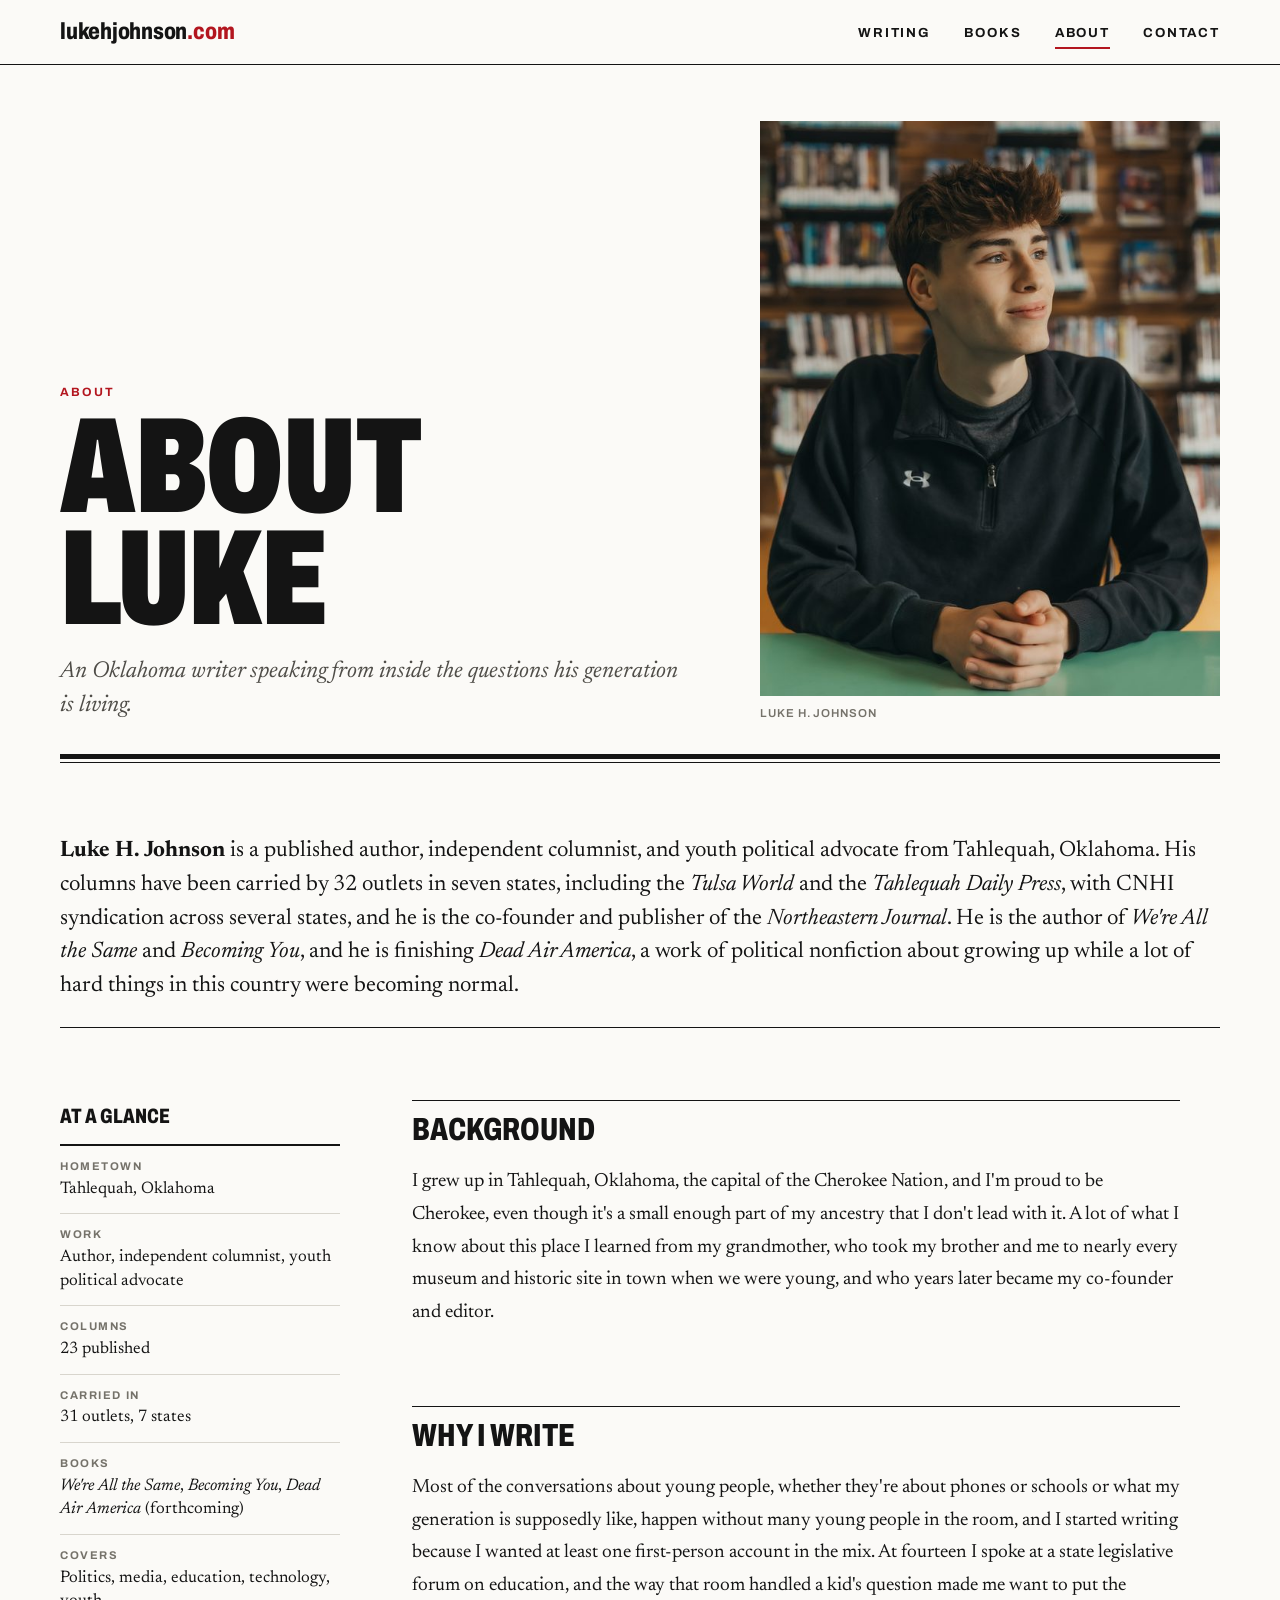
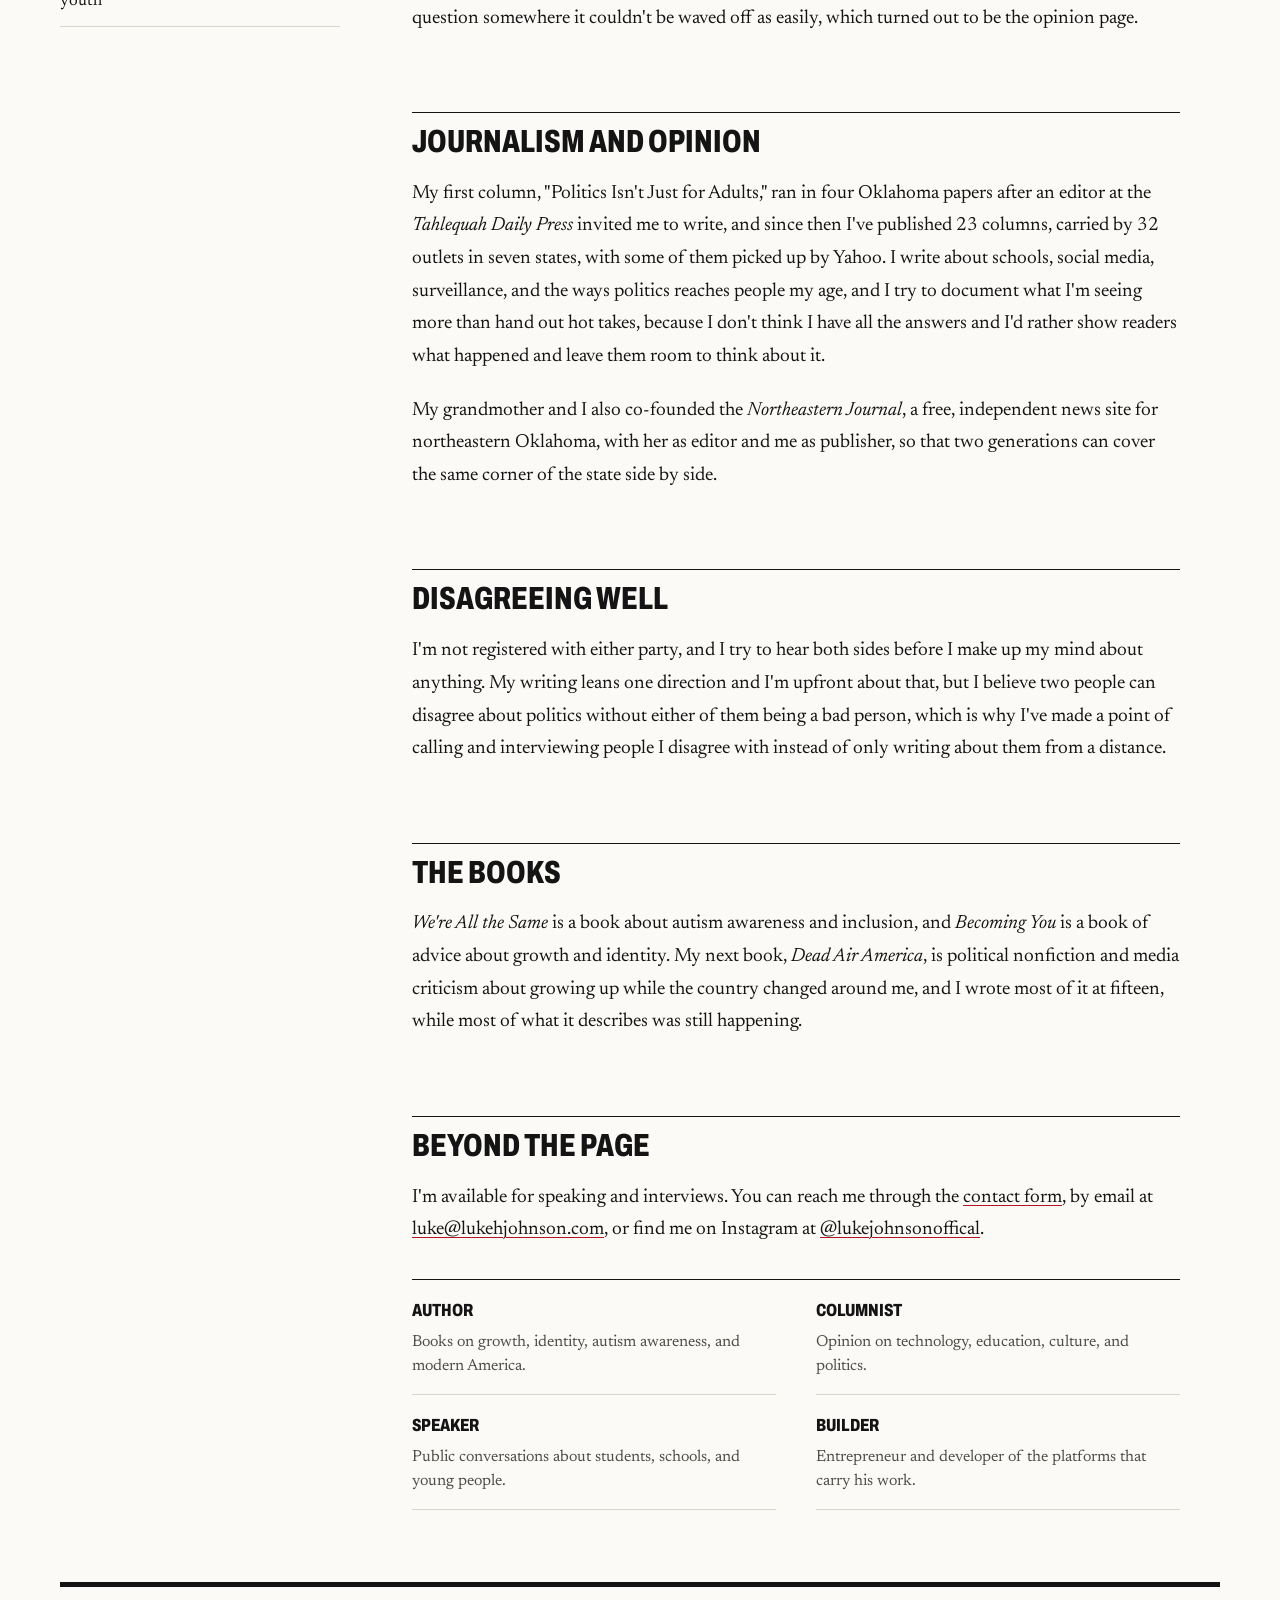
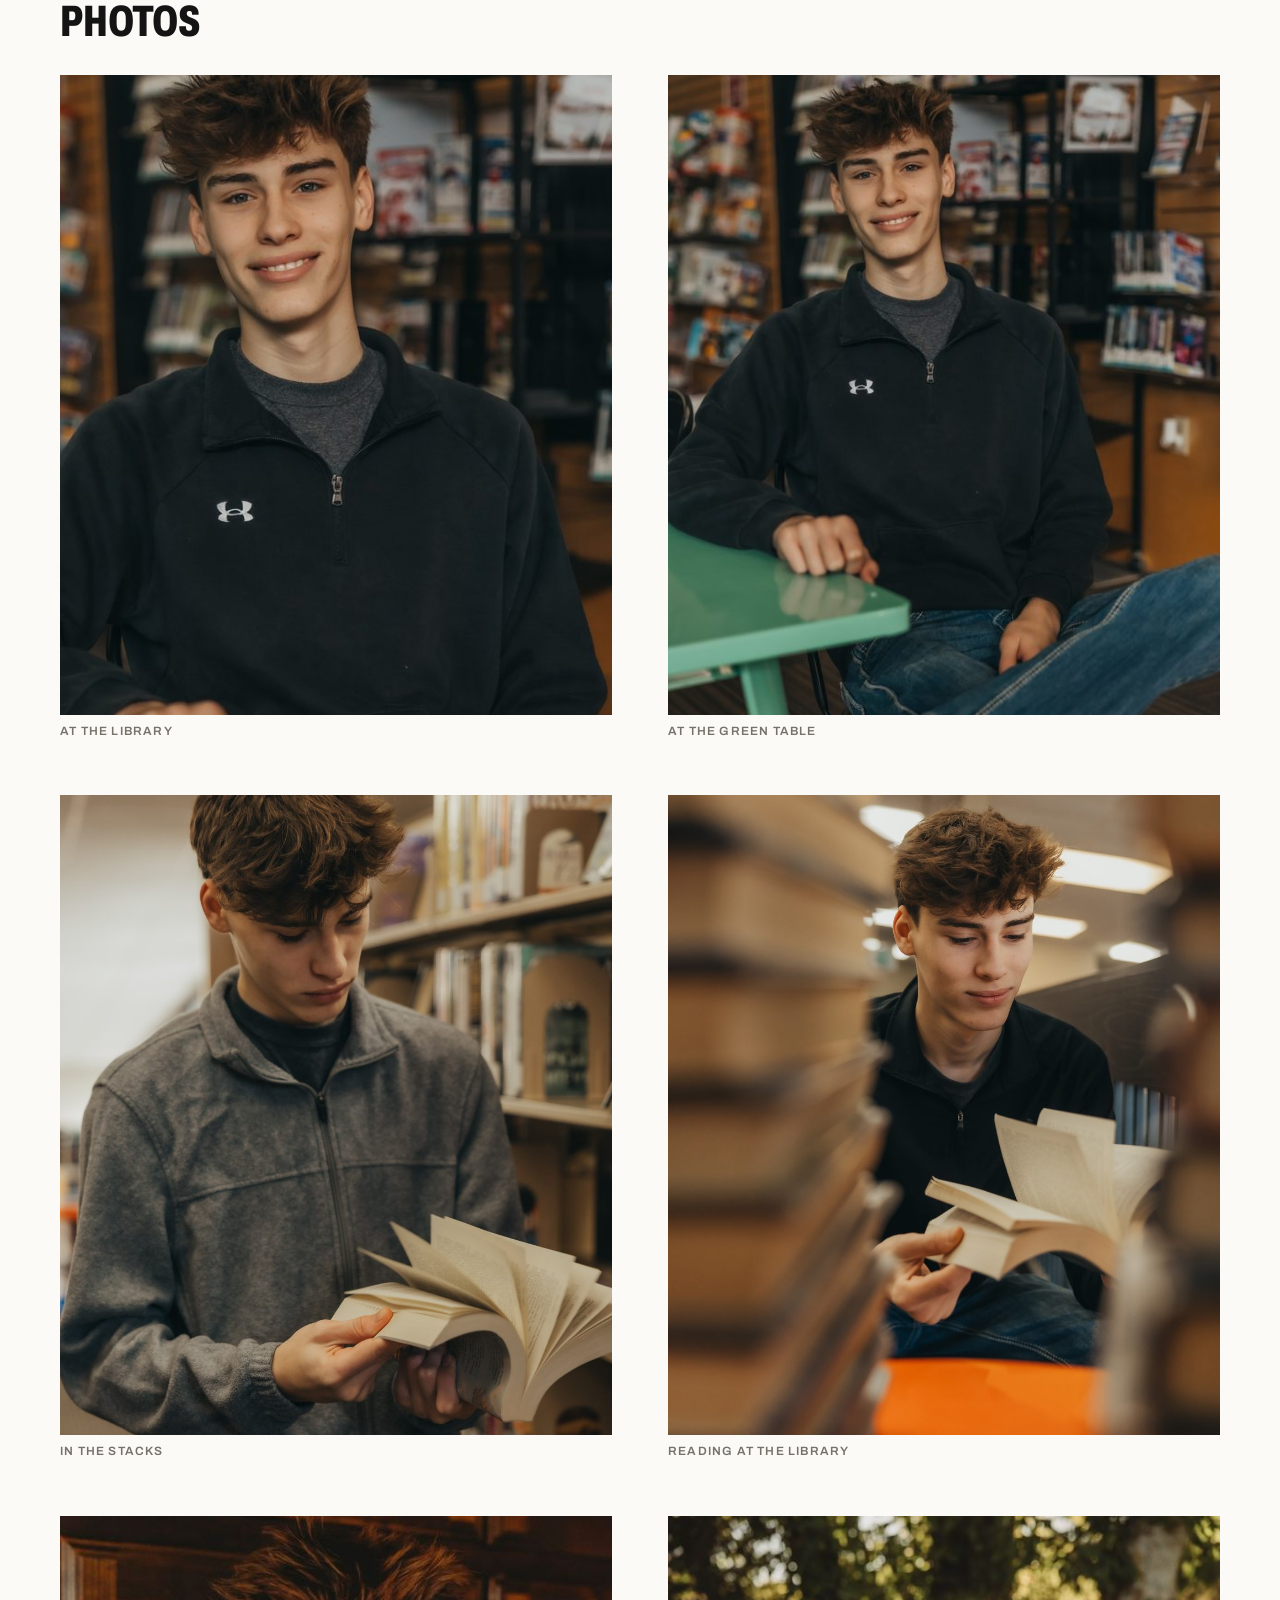
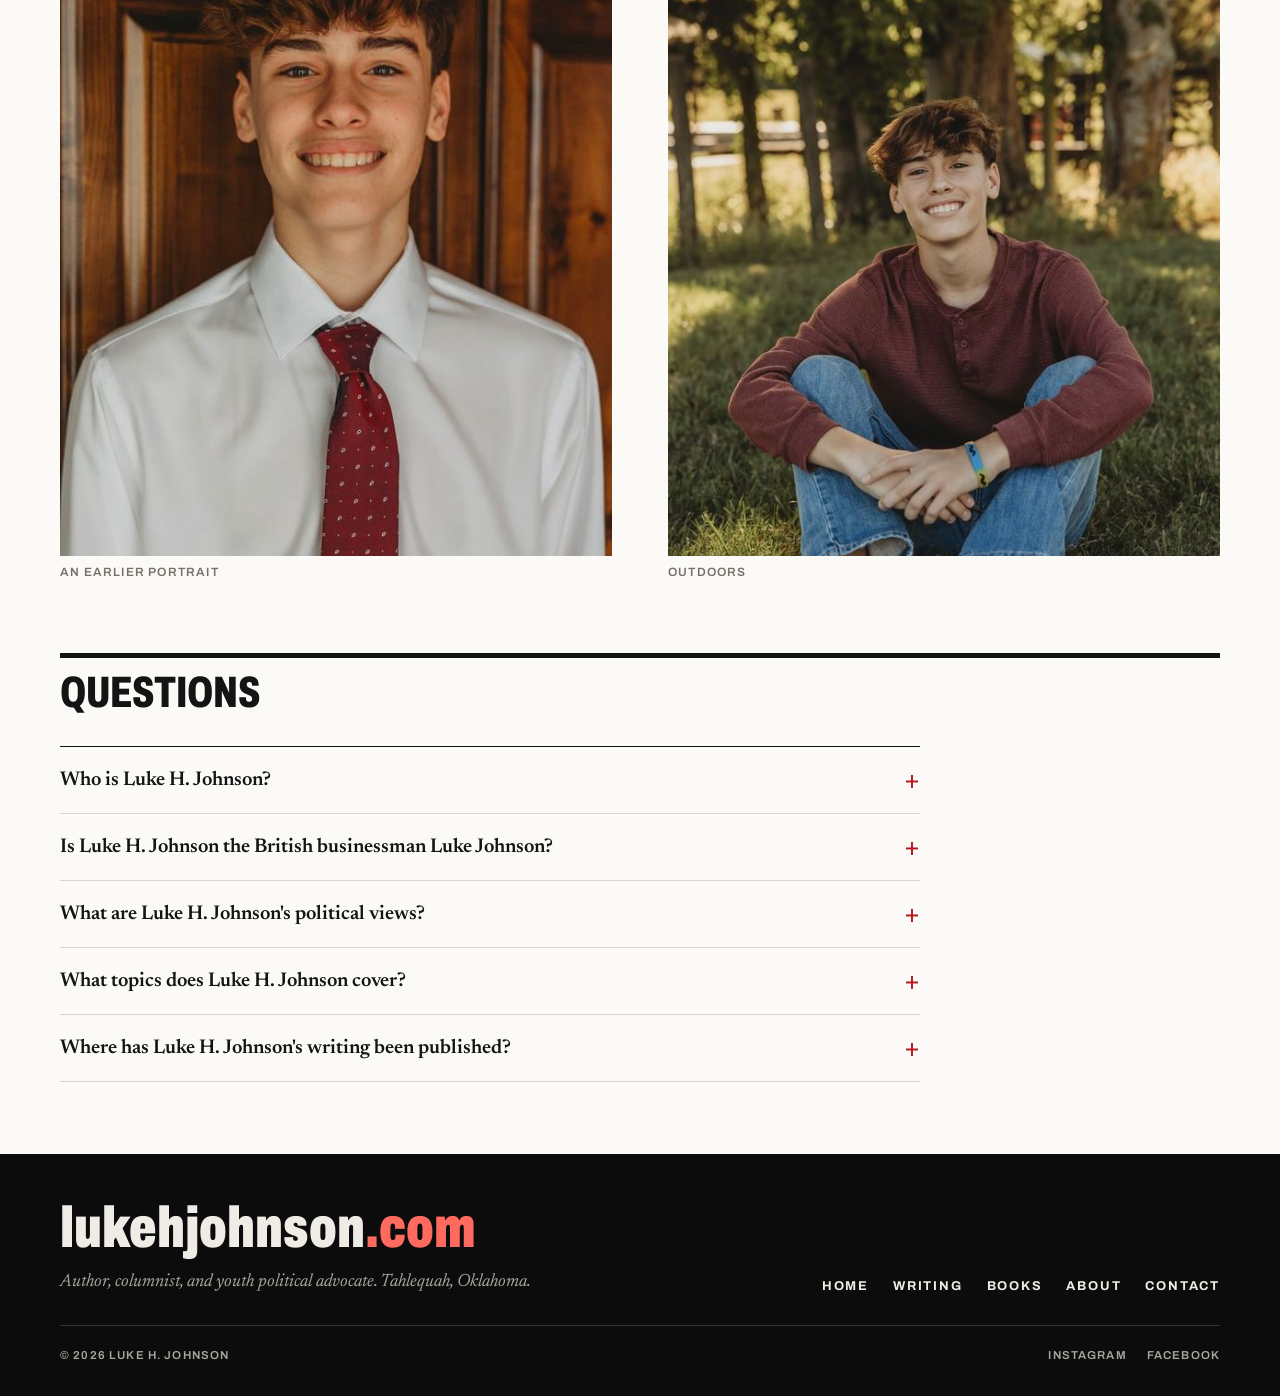
<file: about.html>
<!DOCTYPE html>
<html lang="en">
<head>
  <meta charset="UTF-8">
  <meta name="viewport" content="width=device-width, initial-scale=1.0, viewport-fit=cover">
  <meta name="theme-color" content="#fbfaf7">
  <meta name="color-scheme" content="light">
  <title>About Luke H. Johnson | Author, Columnist &amp; Youth Advocate</title>
  <meta name="description" content="Luke H. Johnson is a published author, independent columnist, and youth political advocate from Tahlequah, Oklahoma. Bio, background, and FAQ.">
  <meta name="robots" content="index, follow, max-image-preview:large, max-snippet:-1">
  <meta name="author" content="Luke H. Johnson">
  <link rel="canonical" href="https://lukehjohnson.com/about.html">

  <meta property="og:type" content="profile">
  <meta property="og:site_name" content="Luke H. Johnson">
  <meta property="og:title" content="About Luke H. Johnson | Author, Columnist &amp; Youth Advocate">
  <meta property="og:description" content="Luke H. Johnson is a published author, independent columnist, and youth political advocate from Tahlequah, Oklahoma. Bio, background, and FAQ.">
  <meta property="og:url" content="https://lukehjohnson.com/about.html">
  <meta property="og:image" content="https://lukehjohnson.com/assets/images/luke-h-johnson-og-main.jpg">
  <meta property="og:image:width" content="1200">
  <meta property="og:image:height" content="630">
  <meta property="og:image:alt" content="Luke H. Johnson, author and columnist">
  <meta property="og:locale" content="en_US">
  <meta property="profile:first_name" content="Luke">
  <meta property="profile:last_name" content="Johnson">
  <meta name="twitter:card" content="summary_large_image">
  <meta name="twitter:title" content="About Luke H. Johnson | Author, Columnist &amp; Youth Advocate">
  <meta name="twitter:description" content="Luke H. Johnson is a published author, independent columnist, and youth political advocate from Tahlequah, Oklahoma. Bio, background, and FAQ.">
  <meta name="twitter:image" content="https://lukehjohnson.com/assets/images/luke-h-johnson-og-main.jpg">
  <meta name="twitter:image:alt" content="Luke H. Johnson, author and columnist">

  <link rel="icon" href="assets/images/favicon.svg" type="image/svg+xml">
  <link rel="preconnect" href="https://fonts.googleapis.com">
  <link rel="preconnect" href="https://fonts.gstatic.com" crossorigin>
  <link href="https://fonts.googleapis.com/css2?family=Archivo:wdth,wght@62..125,400..900&family=Newsreader:ital,opsz,wght@0,6..72,400..700;1,6..72,400&display=swap" rel="stylesheet">
  <link rel="stylesheet" href="assets/css/styles.css">
  <!-- build:jsonld -->
  <script type="application/ld+json">
  {
    "@context": "https://schema.org",
    "@graph": [
      {
        "@type": "ProfilePage",
        "@id": "https://lukehjohnson.com/about.html#webpage",
        "url": "https://lukehjohnson.com/about.html",
        "name": "About Luke H. Johnson",
        "isPartOf": {
          "@id": "https://lukehjohnson.com/#website"
        },
        "about": {
          "@id": "https://lukehjohnson.com/#person"
        },
        "inLanguage": "en-US",
        "breadcrumb": {
          "@id": "https://lukehjohnson.com/about.html#breadcrumbs"
        },
        "mainEntity": {
          "@id": "https://lukehjohnson.com/#person"
        },
        "primaryImageOfPage": {
          "@id": "https://lukehjohnson.com/#headshot"
        }
      },
      {
        "@type": "BreadcrumbList",
        "@id": "https://lukehjohnson.com/about.html#breadcrumbs",
        "itemListElement": [
          {
            "@type": "ListItem",
            "position": 1,
            "name": "Luke H. Johnson",
            "item": "https://lukehjohnson.com/"
          },
          {
            "@type": "ListItem",
            "position": 2,
            "name": "About",
            "item": "https://lukehjohnson.com/about.html"
          }
        ]
      },
      {
        "@type": "WebSite",
        "@id": "https://lukehjohnson.com/#website",
        "url": "https://lukehjohnson.com/",
        "name": "Luke H. Johnson",
        "alternateName": [
          "lukehjohnson.com",
          "Luke H Johnson"
        ],
        "description": "Official website of Luke H. Johnson, published author, independent columnist, and youth political advocate.",
        "publisher": {
          "@id": "https://lukehjohnson.com/#person"
        },
        "about": {
          "@id": "https://lukehjohnson.com/#person"
        },
        "inLanguage": "en-US"
      },
      {
        "@type": "Person",
        "@id": "https://lukehjohnson.com/#person",
        "name": "Luke H. Johnson",
        "alternateName": [
          "Luke H Johnson",
          "Luke Johnson"
        ],
        "givenName": "Luke",
        "familyName": "Johnson",
        "jobTitle": [
          "Author",
          "Columnist",
          "Youth Political Advocate",
          "Publisher"
        ],
        "description": "Luke H. Johnson is a published author, independent columnist, and youth political advocate from Tahlequah, Oklahoma, and the co-founder and publisher of the Northeastern Journal, a free, independent news site for northeastern Oklahoma. He is the author of We're All the Same and Becoming You: Advice From a Teenager, and of the forthcoming political nonfiction book Dead Air America. His columns on politics, media, education, and growing up have run in the Tulsa World, the Northeastern Journal, and newspapers across the CNHI network.",
        "disambiguatingDescription": "American teenage author and newspaper columnist from Tahlequah, Oklahoma. Not the British businessman and former Financial Times columnist Luke Johnson.",
        "url": "https://lukehjohnson.com/",
        "email": "mailto:luke@lukehjohnson.com",
        "image": {
          "@type": "ImageObject",
          "@id": "https://lukehjohnson.com/#headshot",
          "url": "https://lukehjohnson.com/assets/images/luke-main.jpg",
          "width": 1100,
          "height": 1375,
          "caption": "Luke H. Johnson, author and columnist"
        },
        "homeLocation": {
          "@type": "Place",
          "name": "Tahlequah, Oklahoma",
          "address": {
            "@type": "PostalAddress",
            "addressLocality": "Tahlequah",
            "addressRegion": "OK",
            "addressCountry": "US"
          }
        },
        "nationality": {
          "@type": "Country",
          "name": "United States"
        },
        "worksFor": {
          "@id": "https://lukehjohnson.com/#northeastern-journal"
        },
        "knowsAbout": [
          "Youth political advocacy",
          "Civic engagement",
          "Political commentary",
          "Oklahoma politics",
          "Journalism",
          "Media criticism",
          "Education policy",
          "Technology and social media",
          "Generation Z",
          "Privacy and civil liberties",
          "Autism awareness"
        ],
        "sameAs": [
          "https://www.instagram.com/lukejohnsonoffical/",
          "https://www.facebook.com/share/17GMVC33tj/?mibextid=wwXIfr",
          "https://www.northeasternjournal.com/author/luke-johnson"
        ]
      },
      {
        "@type": "NewsMediaOrganization",
        "@id": "https://lukehjohnson.com/#northeastern-journal",
        "name": "Northeastern Journal",
        "url": "https://www.northeasternjournal.com/",
        "description": "A free, independent news site for northeastern Oklahoma, co-founded by Luke H. Johnson, its publisher.",
        "areaServed": "Northeastern Oklahoma",
        "founder": {
          "@id": "https://lukehjohnson.com/#person"
        }
      },
      {
        "@type": "FAQPage",
        "@id": "https://lukehjohnson.com/about.html#faq",
        "mainEntity": [
          {
            "@type": "Question",
            "name": "Who is Luke H. Johnson?",
            "acceptedAnswer": {
              "@type": "Answer",
              "text": "Luke H. Johnson is a published author, independent columnist, and youth political advocate from Tahlequah, Oklahoma. He is the author of We're All the Same and Becoming You, and is completing an upcoming political nonfiction book, Dead Air America."
            }
          },
          {
            "@type": "Question",
            "name": "Is Luke H. Johnson the British businessman Luke Johnson?",
            "acceptedAnswer": {
              "@type": "Answer",
              "text": "No. Luke H. Johnson is an American teenage author and columnist from Tahlequah, Oklahoma. He is not the British businessman and former Financial Times columnist Luke Johnson, and is not related to him."
            }
          },
          {
            "@type": "Question",
            "name": "What are Luke H. Johnson's political views?",
            "acceptedAnswer": {
              "@type": "Answer",
              "text": "Luke is not registered with either party and tries to hear both sides before making up his mind. He is upfront that his writing leans one direction, and he believes two people can disagree about politics without either of them being a bad person."
            }
          },
          {
            "@type": "Question",
            "name": "What topics does Luke H. Johnson cover?",
            "acceptedAnswer": {
              "@type": "Answer",
              "text": "Political commentary, journalism and media criticism, American culture and institutions, education policy, technology and social media, and the experience of growing up as part of Generation Z."
            }
          },
          {
            "@type": "Question",
            "name": "Where has Luke H. Johnson's writing been published?",
            "acceptedAnswer": {
              "@type": "Answer",
              "text": "His columns have appeared in the Tulsa World, the Tahlequah Daily Press, the Northeastern Journal, and dozens of newspapers across Oklahoma, Texas, Indiana, New York, Pennsylvania, Illinois, and West Virginia through CNHI syndication, as well as on Yahoo."
            }
          }
        ]
      }
    ]
  }
  </script>
  <!-- /build:jsonld -->
</head>
<body>
  <a class="skip-link" href="#main">Skip to content</a>

  <header class="masthead">
    <div class="wrap masthead-inner">
      <a class="wordmark" href="index.html" aria-label="lukehjohnson.com home">lukehjohnson<span>.com</span></a>
      <button class="menu-toggle" type="button" aria-expanded="false" aria-controls="site-nav">
        <span class="menu-icon" aria-hidden="true"></span>Menu
      </button>
      <nav id="site-nav" class="nav" aria-label="Primary">
        <a href="writing.html">Writing</a>
        <a href="books.html">Books</a>
        <a href="about.html">About</a>
        <a href="contact.html">Contact</a>
      </nav>
    </div>
  </header>

  <main id="main">
    <header class="wrap page-head">
      <div class="page-head-split page-head-inner">
        <div>
          <p class="kicker">About</p>
          <h1 class="page-title">About<br>Luke<span class="sr-only"> H. Johnson</span></h1>
          <p class="page-deck">An Oklahoma writer speaking from inside the questions his generation is living.</p>
        </div>
        <figure>
          <img src="assets/images/luke-main.jpg" srcset="assets/images/luke-main-600.jpg 600w, assets/images/luke-main.jpg 1100w" sizes="(min-width: 860px) 40vw, 100vw" alt="Luke H. Johnson, author and columnist, seated at a library table and smiling" width="1100" height="1375" fetchpriority="high">
          <figcaption>Luke H. Johnson</figcaption>
        </figure>
      </div>
      <div class="double-rule" aria-hidden="true"></div>
    </header>

    <section class="wrap section">
      <p class="answer-box"><strong>Luke H. Johnson</strong> is a published author, independent columnist, and youth political advocate from Tahlequah, Oklahoma. His columns have been carried by 32 outlets in seven states, including the <em>Tulsa World</em> and the <em>Tahlequah Daily Press</em>, with CNHI syndication across several states, and he is the co-founder and publisher of the <em>Northeastern Journal</em>. He is the author of <em>We're All the Same</em> and <em>Becoming You</em>, and he is finishing <em>Dead Air America</em>, a work of political nonfiction about growing up while a lot of hard things in this country were becoming normal.</p>
    </section>

    <section class="wrap section article-layout" style="padding-top:0">
      <aside class="fact-sheet" aria-labelledby="facts-title">
        <h2 id="facts-title">At a glance</h2>
        <dl>
          <div><dt>Hometown</dt><dd>Tahlequah, Oklahoma</dd></div>
          <div><dt>Work</dt><dd>Author, independent columnist, youth political advocate</dd></div>
          <div><dt>Columns</dt><dd><span data-metric="columns">23</span> published</dd></div>
          <div><dt>Carried in</dt><dd><span data-metric="outlets">31</span> outlets, <span data-metric="states">7</span> states</dd></div>
          <div><dt>Books</dt><dd><em>We're All the Same</em>, <em>Becoming You</em>, <em>Dead Air America</em> (forthcoming)</dd></div>
          <div><dt>Covers</dt><dd>Politics, media, education, technology, youth</dd></div>
        </dl>
      </aside>

      <article class="prose">
        <h2>Background</h2>
        <p>I grew up in Tahlequah, Oklahoma, the capital of the Cherokee Nation, and I'm proud to be Cherokee, even though it's a small enough part of my ancestry that I don't lead with it. A lot of what I know about this place I learned from my grandmother, who took my brother and me to nearly every museum and historic site in town when we were young, and who years later became my co-founder and editor.</p>

        <h2>Why I write</h2>
        <p>Most of the conversations about young people, whether they're about phones or schools or what my generation is supposedly like, happen without many young people in the room, and I started writing because I wanted at least one first-person account in the mix. At fourteen I spoke at a state legislative forum on education, and the way that room handled a kid's question made me want to put the question somewhere it couldn't be waved off as easily, which turned out to be the opinion page.</p>

        <h2>Journalism and opinion</h2>
        <p>My first column, "Politics Isn't Just for Adults," ran in four Oklahoma papers after an editor at the <em>Tahlequah Daily Press</em> invited me to write, and since then I've published 23 columns, carried by 32 outlets in seven states, with some of them picked up by Yahoo. I write about schools, social media, surveillance, and the ways politics reaches people my age, and I try to document what I'm seeing more than hand out hot takes, because I don't think I have all the answers and I'd rather show readers what happened and leave them room to think about it.</p>
        <p>My grandmother and I also co-founded the <em>Northeastern Journal</em>, a free, independent news site for northeastern Oklahoma, with her as editor and me as publisher, so that two generations can cover the same corner of the state side by side.</p>

        <h2>Disagreeing well</h2>
        <p>I'm not registered with either party, and I try to hear both sides before I make up my mind about anything. My writing leans one direction and I'm upfront about that, but I believe two people can disagree about politics without either of them being a bad person, which is why I've made a point of calling and interviewing people I disagree with instead of only writing about them from a distance.</p>

        <h2>The books</h2>
        <p><em>We're All the Same</em> is a book about autism awareness and inclusion, and <em>Becoming You</em> is a book of advice about growth and identity. My next book, <em>Dead Air America</em>, is political nonfiction and media criticism about growing up while the country changed around me, and I wrote most of it at fifteen, while most of what it describes was still happening.</p>

        <h2>Beyond the page</h2>
        <p>I'm available for speaking and interviews. You can reach me through the <a href="contact.html">contact form</a>, by email at <a href="mailto:luke@lukehjohnson.com">luke@lukehjohnson.com</a>, or find me on Instagram at <a href="https://www.instagram.com/lukejohnsonoffical/" target="_blank" rel="noopener">@lukejohnsonoffical</a>.</p>

        <div class="roles">
          <div><h3>Author</h3><p>Books on growth, identity, autism awareness, and modern America.</p></div>
          <div><h3>Columnist</h3><p>Opinion on technology, education, culture, and politics.</p></div>
          <div><h3>Speaker</h3><p>Public conversations about students, schools, and young people.</p></div>
          <div><h3>Builder</h3><p>Entrepreneur and developer of the platforms that carry his work.</p></div>
        </div>
      </article>
    </section>

    <section class="wrap section" aria-labelledby="photos-title" style="padding-top:0">
      <div class="section-head">
        <h2 class="section-title" id="photos-title">Photos</h2>
      </div>
      <div class="photo-feature">
        <figure>
          <img src="assets/images/luke-portrait-2026.jpg" srcset="assets/images/luke-portrait-2026-600.jpg 600w, assets/images/luke-portrait-2026.jpg 1100w" sizes="(min-width: 820px) 45vw, 100vw" alt="Luke H. Johnson, author and columnist, smiling in a library" width="1100" height="1375" loading="lazy">
          <figcaption class="meta">At the library</figcaption>
        </figure>
        <figure>
          <img src="assets/images/luke-headshot-2026.jpg" srcset="assets/images/luke-headshot-2026-600.jpg 600w, assets/images/luke-headshot-2026.jpg 1000w" sizes="(min-width: 820px) 45vw, 100vw" alt="Luke H. Johnson, author and columnist, sitting at a table in a library" width="1000" height="1250" loading="lazy">
          <figcaption class="meta">At the green table</figcaption>
        </figure>
        <figure>
          <img src="assets/images/luke-library-shelves.jpg" alt="Luke H. Johnson, author, flipping through a book in the library stacks" width="1000" height="1500" loading="lazy">
          <figcaption class="meta">In the stacks</figcaption>
        </figure>
        <figure>
          <img src="assets/images/luke-library-reading.jpg" alt="Luke H. Johnson, author, reading a book between shelves of books" width="1000" height="1500" loading="lazy">
          <figcaption class="meta">Reading at the library</figcaption>
        </figure>
        <figure>
          <img src="assets/images/luke-headshot.jpg" srcset="assets/images/luke-headshot-600.jpg 600w, assets/images/luke-headshot.jpg 1000w" sizes="(min-width: 820px) 45vw, 100vw" alt="Luke H. Johnson, author and columnist, in a white shirt and red tie" width="1000" height="1492" loading="lazy">
          <figcaption class="meta">An earlier portrait</figcaption>
        </figure>
        <figure>
          <img src="assets/images/luke-portrait.jpg" srcset="assets/images/luke-portrait-600.jpg 600w, assets/images/luke-portrait.jpg 1100w" sizes="(min-width: 820px) 45vw, 100vw" alt="Luke H. Johnson, author and columnist, sitting outdoors" width="1100" height="1284" loading="lazy">
          <figcaption class="meta">Outdoors</figcaption>
        </figure>
      </div>
    </section>

    <section class="wrap section" aria-labelledby="faq-title" style="padding-top:0">
      <div class="section-head">
        <h2 class="section-title" id="faq-title">Questions</h2>
      </div>
      <div class="faq">
        <details>
          <summary>Who is Luke H. Johnson?</summary>
          <p>Luke H. Johnson is a published author, independent columnist, and youth political advocate from Tahlequah, Oklahoma. He is the author of <em>We're All the Same</em> and <em>Becoming You</em>, and is completing an upcoming political nonfiction book, <em>Dead Air America</em>.</p>
        </details>
        <details>
          <summary>Is Luke H. Johnson the British businessman Luke Johnson?</summary>
          <p>No. Luke H. Johnson is an American teenage author and columnist from Tahlequah, Oklahoma. He is not the British businessman and former <em>Financial Times</em> columnist Luke Johnson, and is not related to him.</p>
        </details>
        <details>
          <summary>What are Luke H. Johnson's political views?</summary>
          <p>Luke is not registered with either party and tries to hear both sides before making up his mind. He is upfront that his writing leans one direction, and he believes two people can disagree about politics without either of them being a bad person.</p>
        </details>
        <details>
          <summary>What topics does Luke H. Johnson cover?</summary>
          <p>Political commentary, journalism and media criticism, American culture and institutions, education policy, technology and social media, and the experience of growing up as part of Generation Z.</p>
        </details>
        <details>
          <summary>Where has Luke H. Johnson's writing been published?</summary>
          <p>His columns have appeared in the Tulsa World, the Tahlequah Daily Press, the Northeastern Journal, and dozens of newspapers across Oklahoma, Texas, Indiana, New York, Pennsylvania, Illinois, and West Virginia through CNHI syndication, as well as on Yahoo.</p>
        </details>
      </div>
    </section>
  </main>

  <footer class="site-footer">
    <div class="wrap footer-inner">
      <div class="footer-top">
        <div>
          <a class="footer-mark" href="index.html">lukehjohnson<span>.com</span></a>
          <p class="footer-sub">Author, columnist, and youth political advocate. Tahlequah, Oklahoma.</p>
        </div>
        <nav class="footer-nav" aria-label="Footer">
          <a href="index.html">Home</a>
          <a href="writing.html">Writing</a>
          <a href="books.html">Books</a>
          <a href="about.html">About</a>
          <a href="contact.html">Contact</a>
        </nav>
      </div>
      <div class="footer-base">
        <span>&copy; 2026 Luke H. Johnson</span>
        <span class="social">
            <a href="https://www.instagram.com/lukejohnsonoffical/" target="_blank" rel="noopener">Instagram</a>
            <a href="https://www.facebook.com/share/17GMVC33tj/?mibextid=wwXIfr" target="_blank" rel="noopener">Facebook</a>
        </span>
      </div>
    </div>
  </footer>

  <script src="assets/js/archiveData.js"></script>
  <script src="assets/js/supabaseConfig.js"></script>
  <script src="assets/js/render.js"></script>
  <script src="assets/js/main.js"></script>
</body>
</html>
</file>
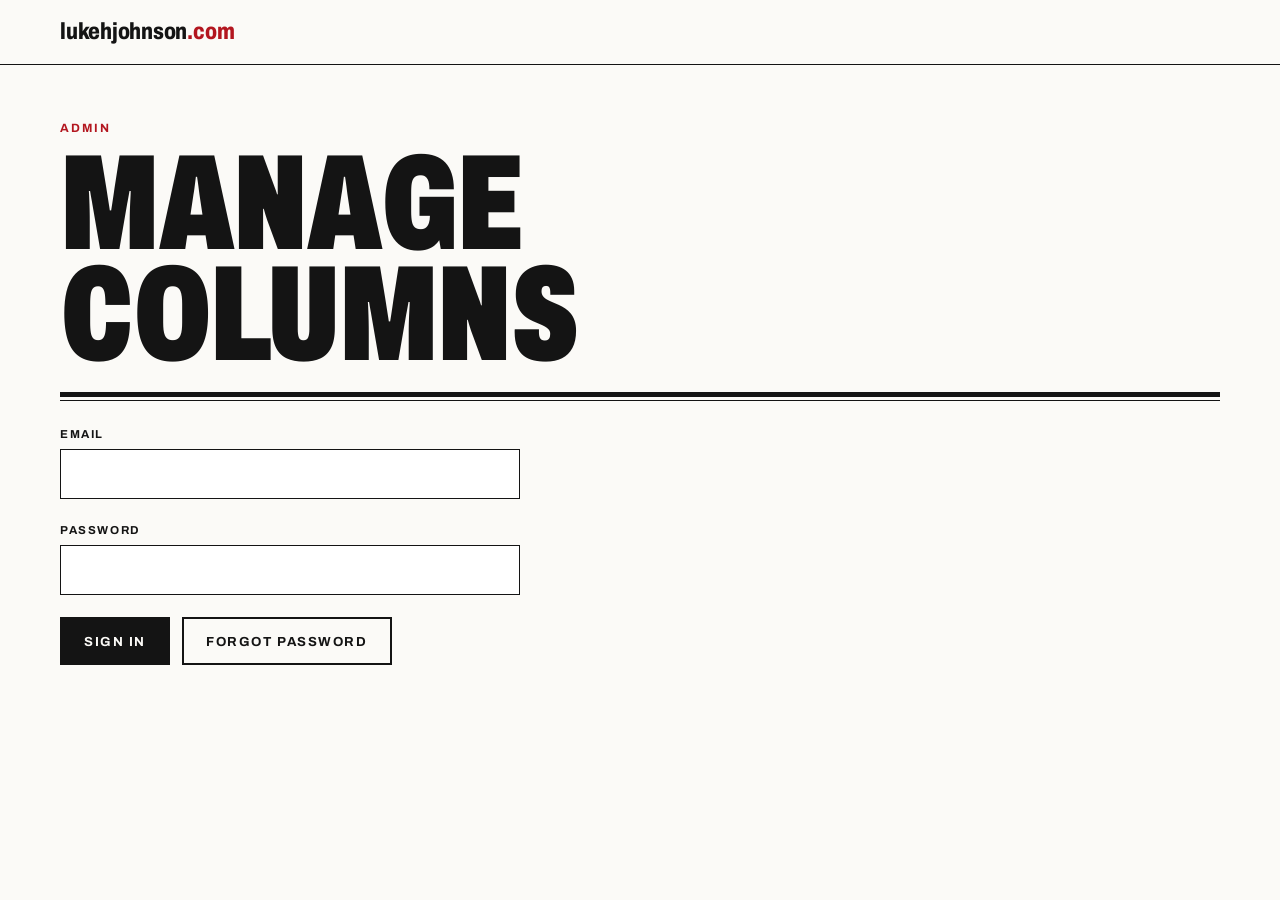
<file: admin.html>
<!DOCTYPE html>
<html lang="en">
<head>
  <meta charset="UTF-8">
  <meta name="viewport" content="width=device-width, initial-scale=1.0, viewport-fit=cover">
  <meta name="theme-color" content="#fbfaf7">
  <meta name="color-scheme" content="light">
  <meta name="robots" content="noindex, nofollow">
  <title>Admin | Luke H. Johnson</title>
  <link rel="icon" href="assets/images/favicon.svg" type="image/svg+xml">
  <link rel="preconnect" href="https://fonts.googleapis.com">
  <link rel="preconnect" href="https://fonts.gstatic.com" crossorigin>
  <link href="https://fonts.googleapis.com/css2?family=Archivo:wdth,wght@62..125,400..900&family=Newsreader:ital,opsz,wght@0,6..72,400..700;1,6..72,400&display=swap" rel="stylesheet">
  <link rel="stylesheet" href="assets/css/styles.css">
  <style>
    .admin { padding-block: clamp(28px, 5vw, 56px) 80px; }
    .admin [hidden] { display: none !important; }
    .admin-card { max-width: 460px; }
    .admin-card .form { margin-top: 24px; }
    .admin-bar { display: flex; flex-wrap: wrap; align-items: center; justify-content: space-between; gap: 12px; margin-top: 20px; }
    .tabs { display: flex; gap: 8px; }
    .notice { margin-top: 18px; padding: 12px 16px; border-left: 4px solid var(--red); background: var(--paper-2); font-size: 1rem; }
    .notice[data-tone="good"] { border-left-color: #1d6b38; }
    .row-list { margin: 0; padding: 0; list-style: none; border-top: 1px solid var(--ink); }
    .row { display: grid; grid-template-columns: 1fr auto; gap: 8px 16px; align-items: center; padding: 14px 0; border-bottom: 1px solid var(--rule-soft); }
    .row h3 { font-size: 1.15rem; font-weight: 600; line-height: 1.25; }
    .row .meta { margin-top: 4px; }
    .row-actions { display: flex; gap: 8px; }
    .btn-small { min-height: 38px; padding: 8px 14px; font-size: 0.72rem; }
    .editor { margin: 24px 0; padding: 24px; border: 1px solid var(--ink); background: #fff; }
    .editor h2, .panel-head h2 { font-family: var(--display); font-size: 1.6rem; font-stretch: 72%; font-weight: 800; text-transform: uppercase; }
    .panel-head { display: flex; flex-wrap: wrap; align-items: baseline; justify-content: space-between; gap: 12px; margin: 32px 0 16px; }
    .hint { margin-top: 6px; font-size: 0.92rem; font-style: italic; color: var(--ink-3); }
    .checks { display: grid; grid-template-columns: repeat(auto-fill, minmax(220px, 1fr)); gap: 6px 16px; max-height: 260px; overflow: auto; padding: 12px; border: 1px solid var(--ink); background: #fff; }
    .checks label { display: flex; gap: 8px; align-items: flex-start; margin: 0; font-family: var(--text); font-size: 1rem; font-weight: 400; letter-spacing: 0; text-transform: none; }
    .checks input { width: auto; min-height: 0; margin-top: 5px; }
    .cover-preview { display: flex; gap: 12px; align-items: center; margin-top: 10px; }
    .cover-preview img { width: 120px; height: 80px; object-fit: cover; border: 1px solid var(--ink); }
    .field input[type="file"] { padding: 10px; background: #fff; }
    .editor .btn-row { margin-top: 8px; }
  </style>
</head>
<body>
  <header class="masthead">
    <div class="wrap masthead-inner">
      <a class="wordmark" href="index.html">lukehjohnson<span>.com</span></a>
      <button class="menu-toggle" type="button" data-sign-out hidden>Sign out</button>
    </div>
  </header>

  <main class="wrap admin">
    <p class="kicker">Admin</p>
    <h1 class="page-title">Manage<br>columns</h1>
    <div class="double-rule" aria-hidden="true" style="margin-top:20px"></div>
    <p class="notice" data-notice role="status" hidden></p>

    <!-- Sign in -->
    <section class="admin-card" data-view="sign-in" hidden>
      <form class="form" data-sign-in-form>
        <div class="field">
          <label for="sign-in-email">Email</label>
          <input id="sign-in-email" name="email" type="email" autocomplete="username" required>
        </div>
        <div class="field">
          <label for="sign-in-password">Password</label>
          <input id="sign-in-password" name="password" type="password" autocomplete="current-password" required>
        </div>
        <div class="btn-row">
          <button class="btn" type="submit">Sign in</button>
          <button class="btn btn-ghost" type="button" data-forgot>Forgot password</button>
        </div>
      </form>
    </section>

    <!-- Set or reset password (from the email link) -->
    <section class="admin-card" data-view="set-password" hidden>
      <form class="form" data-password-form>
        <p>Choose a password for the admin page. Use at least 10 characters, and don't reuse a password from anywhere else.</p>
        <div class="field">
          <label for="new-password">New password</label>
          <input id="new-password" name="password" type="password" autocomplete="new-password" minlength="10" required>
        </div>
        <div class="field">
          <label for="confirm-password">Type it again</label>
          <input id="confirm-password" name="confirm" type="password" autocomplete="new-password" minlength="10" required>
        </div>
        <div class="btn-row"><button class="btn" type="submit">Save password</button></div>
      </form>
    </section>

    <!-- Signed in -->
    <section data-view="dashboard" hidden>
      <div class="admin-bar">
        <div class="tabs filters" role="group" aria-label="What to edit">
          <button class="filter" type="button" data-tab="pieces" aria-pressed="true">Columns</button>
          <button class="filter" type="button" data-tab="outlets" aria-pressed="false">Outlets</button>
        </div>
        <span class="meta" data-signed-in-as></span>
      </div>

      <div class="notice" data-import-panel hidden>
        <p>The database is empty. Copy the columns and outlets that are on the site today into it, so you can edit them here.</p>
        <div class="btn-row" style="margin-top:12px"><button class="btn btn-small" type="button" data-import>Import current site data</button></div>
      </div>

      <!-- Columns -->
      <div data-panel="pieces">
        <div class="panel-head">
          <h2>Columns &amp; features</h2>
          <button class="btn btn-small" type="button" data-new-piece>Add a column</button>
        </div>

        <form class="editor form" data-piece-form hidden>
          <h2 data-piece-form-title>Add a column</h2>
          <div class="field">
            <label for="piece-title">Headline</label>
            <input id="piece-title" name="title" required>
          </div>
          <div class="form-pair">
            <div class="field">
              <label for="piece-type">Type</label>
              <select id="piece-type" name="type">
                <option>Column</option>
                <option>Feature</option>
                <option>Feature / Speaking</option>
              </select>
            </div>
            <div class="field">
              <label for="piece-date">Date published</label>
              <input id="piece-date" name="published_on" type="date">
              <p class="hint">Sets the order: newest shows first.</p>
            </div>
          </div>
          <div class="field">
            <label for="piece-date-label">Date text (optional)</label>
            <input id="piece-date-label" name="date_label" placeholder="e.g. July 2026 or Oct. 23–25, 2026">
            <p class="hint">Only if the date should read differently than the one above.</p>
          </div>
          <div class="field">
            <label for="piece-description">Short description</label>
            <textarea id="piece-description" name="description" rows="3"></textarea>
          </div>
          <div class="field">
            <label>Where it ran</label>
            <div class="checks" data-outlet-checks></div>
            <p class="hint">The first outlet you tick is shown as the main one. Missing a paper? Add it under Outlets first.</p>
          </div>
          <div class="field">
            <label for="piece-link">Link to the article (optional)</label>
            <input id="piece-link" name="link" type="url" placeholder="https://">
            <p class="hint">Not shown on the site; it helps search engines connect the column to you.</p>
          </div>
          <div class="field">
            <label for="piece-badges">Topics (optional)</label>
            <input id="piece-badges" name="badges" placeholder="Opinion, Education, Politics">
            <p class="hint">Separate with commas. Used by the search box on the Writing page.</p>
          </div>
          <div class="field">
            <label for="piece-cover">Cover photo (optional)</label>
            <input id="piece-cover" name="cover" type="file" accept="image/jpeg,image/png,image/webp">
            <div class="cover-preview" data-cover-preview hidden>
              <img alt="Current cover photo">
              <button class="btn btn-ghost btn-small" type="button" data-remove-cover>Remove photo</button>
            </div>
          </div>
          <div class="btn-row">
            <button class="btn" type="submit">Save</button>
            <button class="btn btn-ghost" type="button" data-cancel>Cancel</button>
          </div>
        </form>

        <ul class="row-list" data-piece-list></ul>
      </div>

      <!-- Outlets -->
      <div data-panel="outlets" hidden>
        <div class="panel-head">
          <h2>Outlets</h2>
          <button class="btn btn-small" type="button" data-new-outlet>Add an outlet</button>
        </div>

        <form class="editor form" data-outlet-form hidden>
          <h2 data-outlet-form-title>Add an outlet</h2>
          <div class="field">
            <label for="outlet-name">Name</label>
            <input id="outlet-name" name="name" required placeholder="e.g. Tulsa World">
          </div>
          <div class="form-pair">
            <div class="field">
              <label for="outlet-city">City</label>
              <input id="outlet-city" name="city" placeholder="Leave blank if national">
            </div>
            <div class="field">
              <label for="outlet-state">State</label>
              <input id="outlet-state" name="state" placeholder="e.g. Oklahoma">
            </div>
          </div>
          <div class="form-pair">
            <div class="field">
              <label for="outlet-type">Type</label>
              <select id="outlet-type" name="type">
                <option>Newspaper</option>
                <option>Media Outlet</option>
                <option>Wire Service</option>
              </select>
            </div>
            <div class="field">
              <label for="outlet-scope">Reach</label>
              <select id="outlet-scope" name="scope">
                <option>Local</option>
                <option selected>Regional</option>
                <option>National</option>
              </select>
            </div>
          </div>
          <div class="field">
            <label for="outlet-website">Website</label>
            <input id="outlet-website" name="website" type="url" placeholder="https://">
          </div>
          <div class="btn-row">
            <button class="btn" type="submit">Save</button>
            <button class="btn btn-ghost" type="button" data-cancel>Cancel</button>
          </div>
        </form>

        <ul class="row-list" data-outlet-list></ul>
      </div>
    </section>
  </main>

  <!-- @supabase/supabase-js 2.119.0 (MIT), from npm -->
  <script src="assets/vendor/supabase-js-2.119.0.js"></script>
  <script src="assets/js/supabaseConfig.js"></script>
  <script src="assets/js/archiveData.js"></script>
  <script src="assets/js/render.js"></script>
  <script src="assets/js/admin.js"></script>
</body>
</html>
</file>
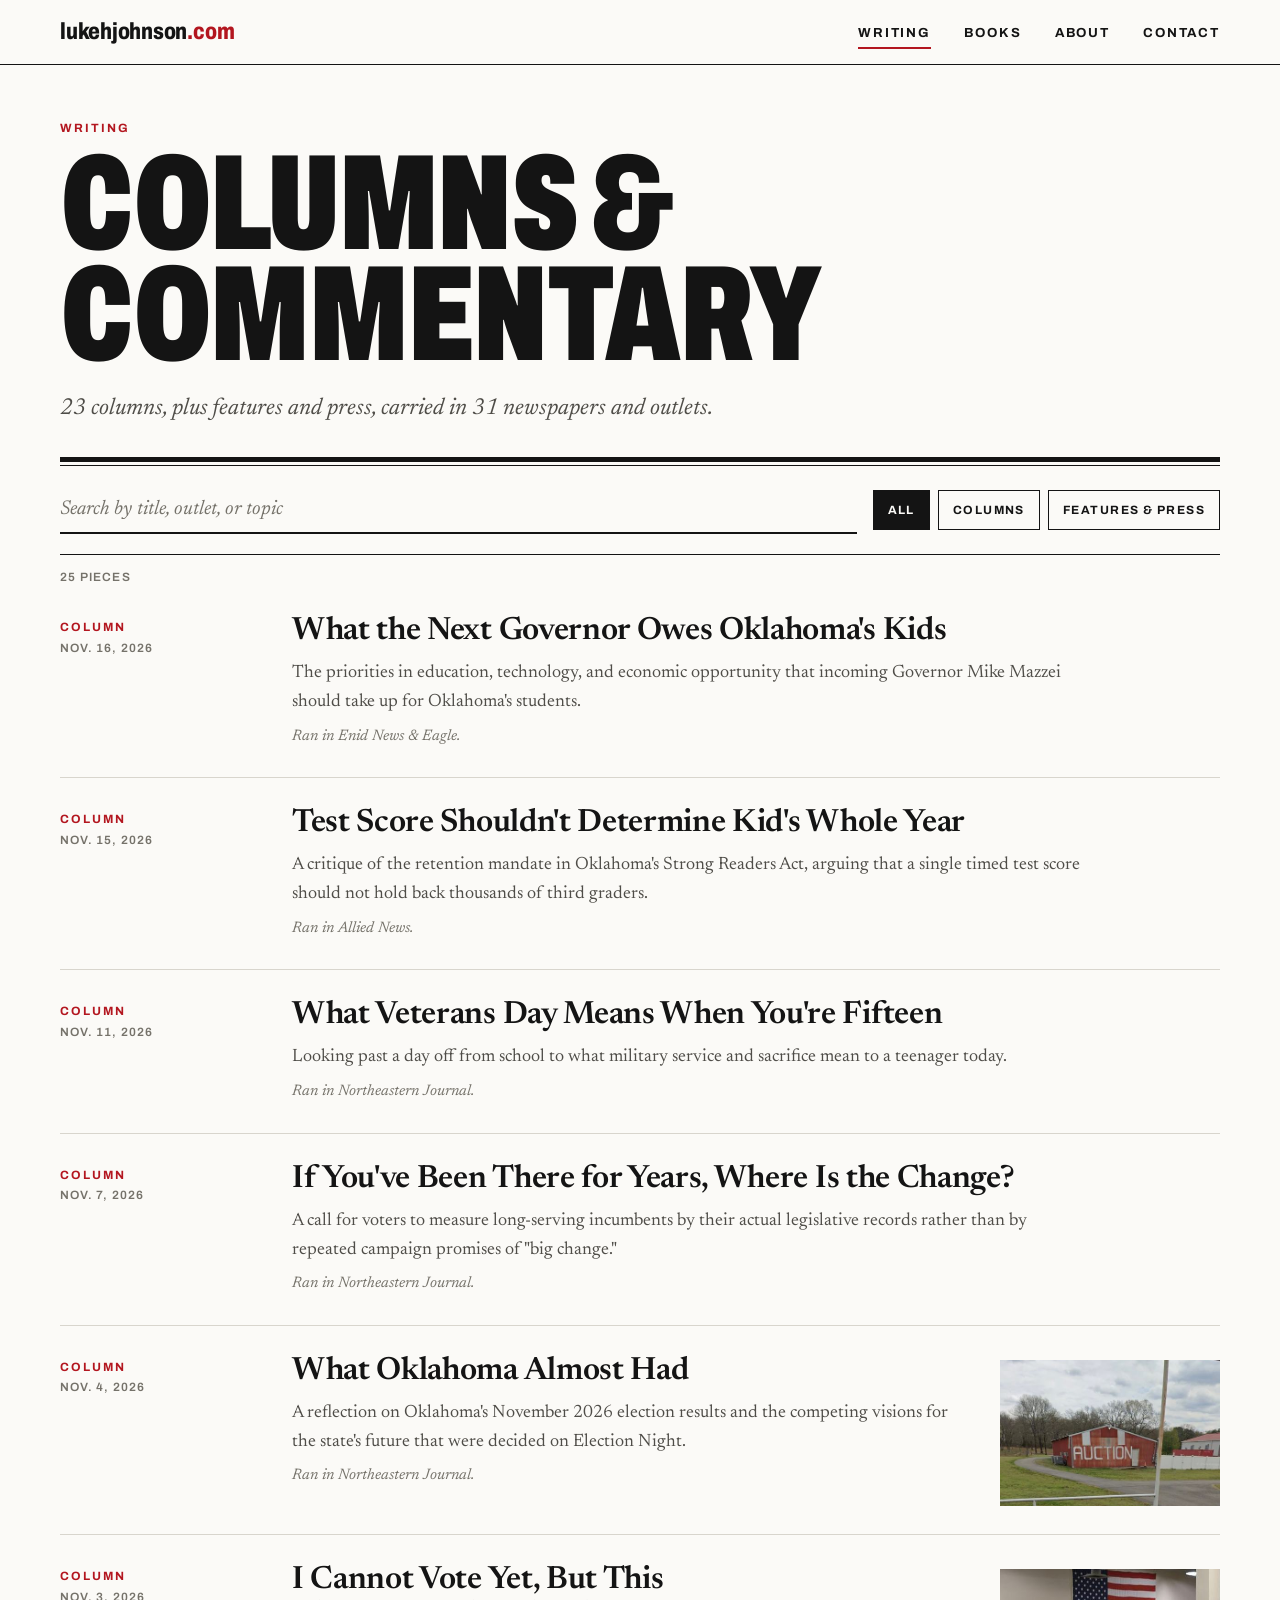
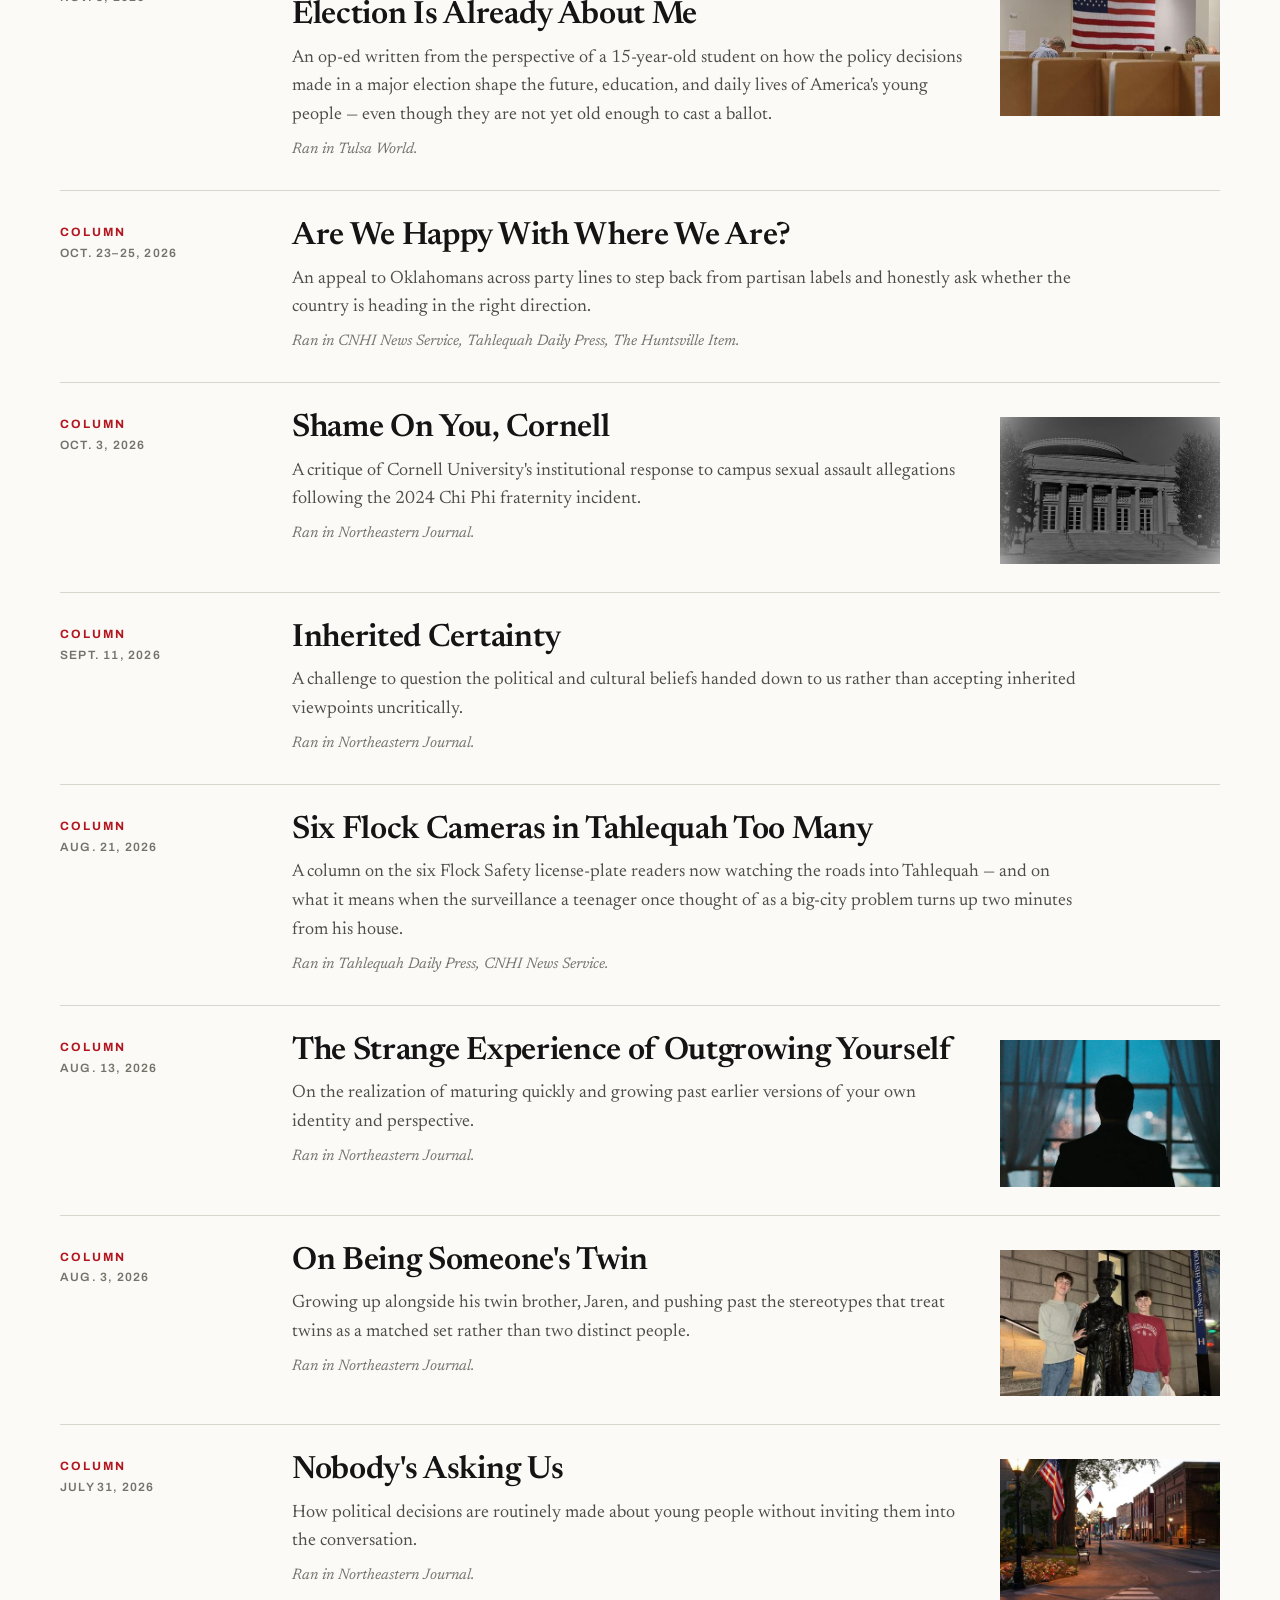
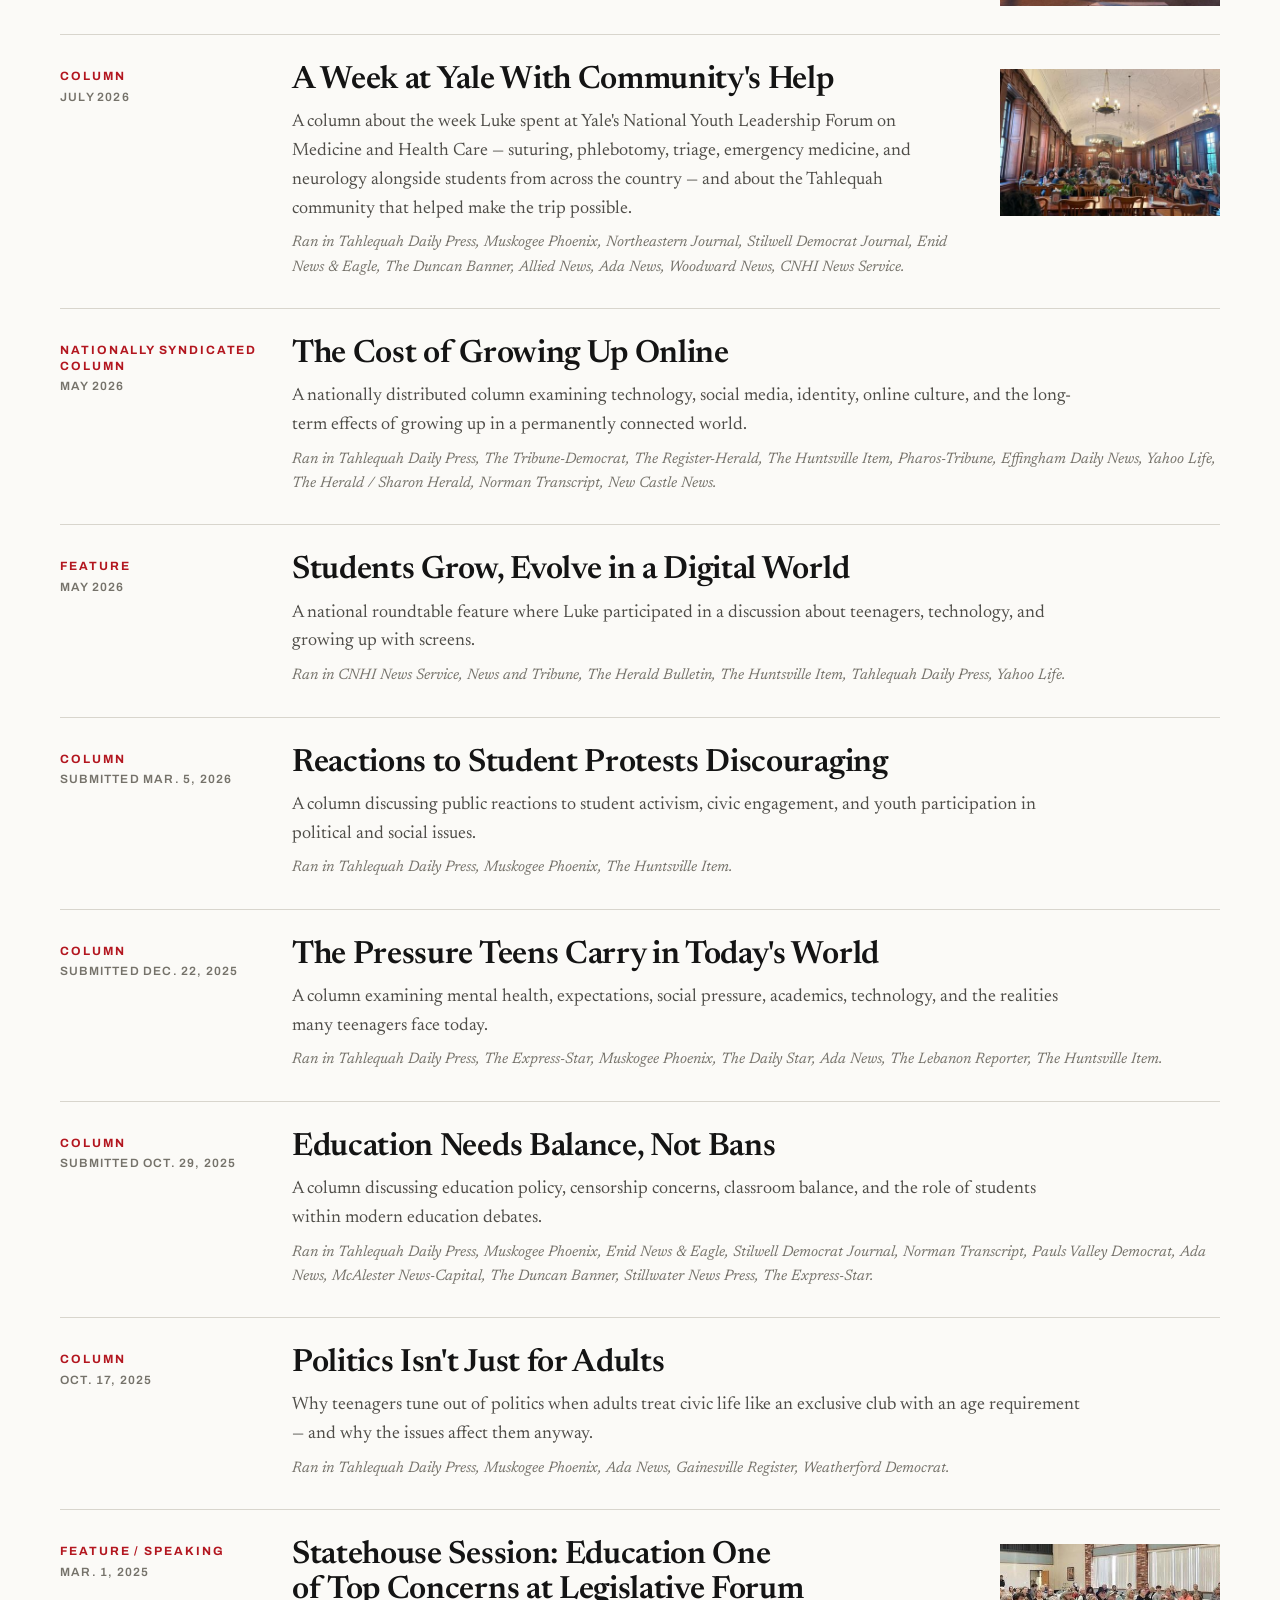
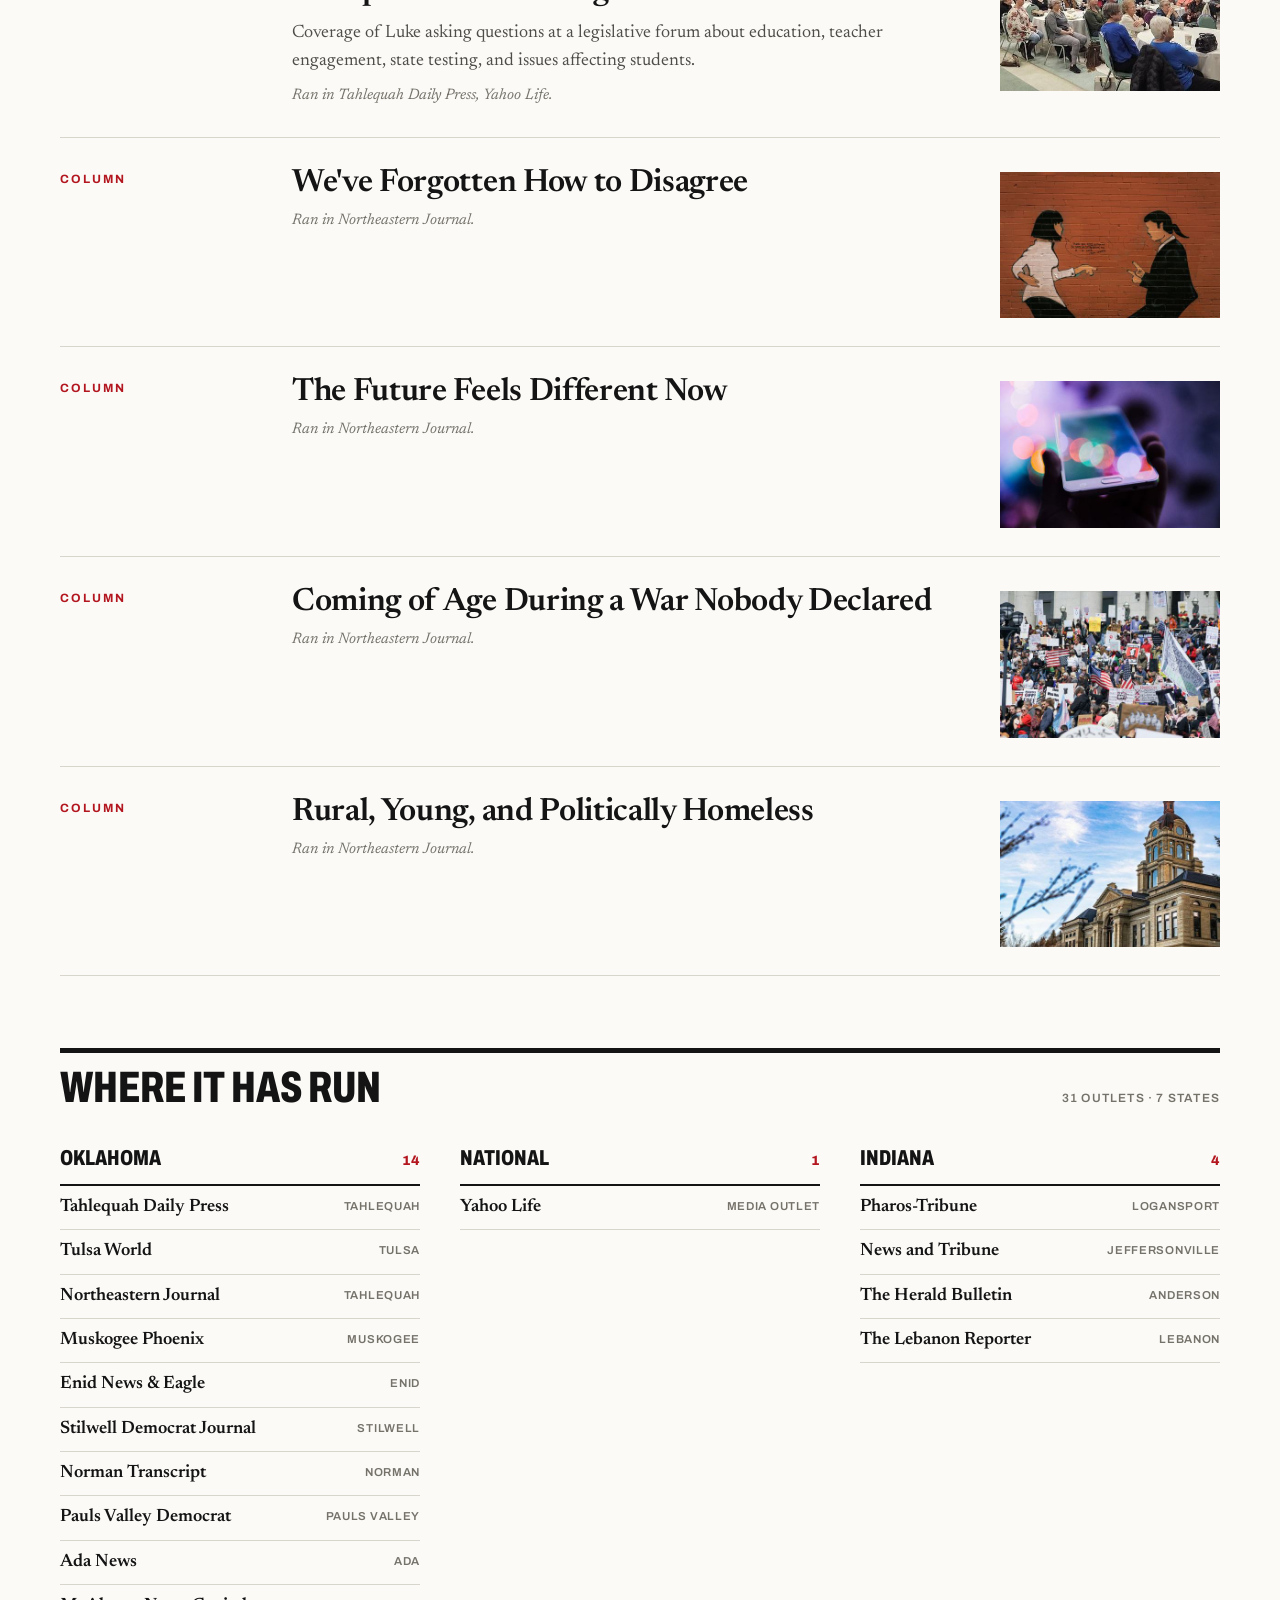
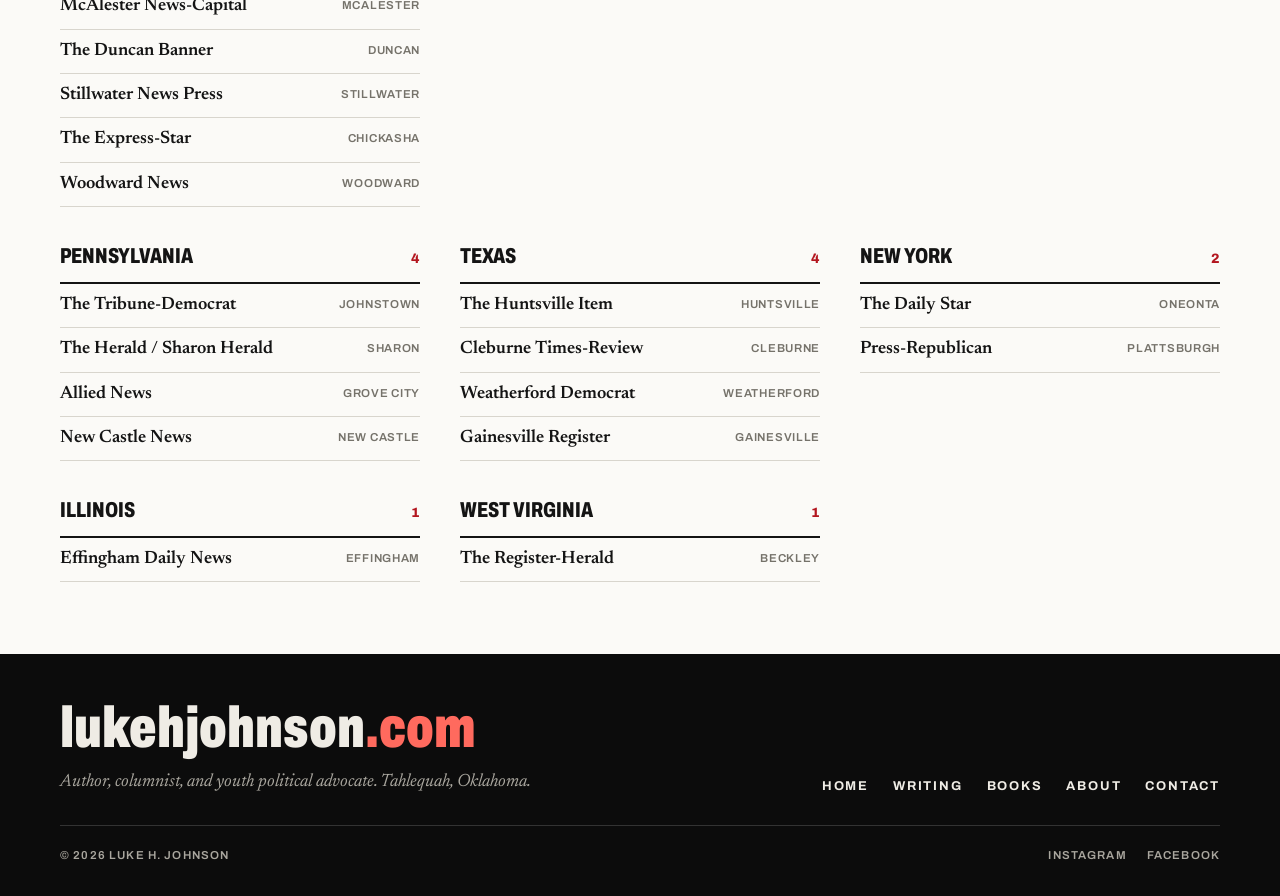
<file: archive.html>
<!DOCTYPE html>
<html lang="en">
<head>
  <meta charset="UTF-8">
  <meta name="viewport" content="width=device-width, initial-scale=1.0">
  <title>Moved | Luke H. Johnson</title>
  <link rel="canonical" href="https://lukehjohnson.com/writing.html">
  <meta http-equiv="refresh" content="0; url=writing.html">
  <script>window.location.replace("writing.html");</script>
</head>
<body>
  <p>This page has moved: <a href="writing.html">Columns &amp; Commentary by Luke H. Johnson</a>.</p>
</body>
</html>
</file>
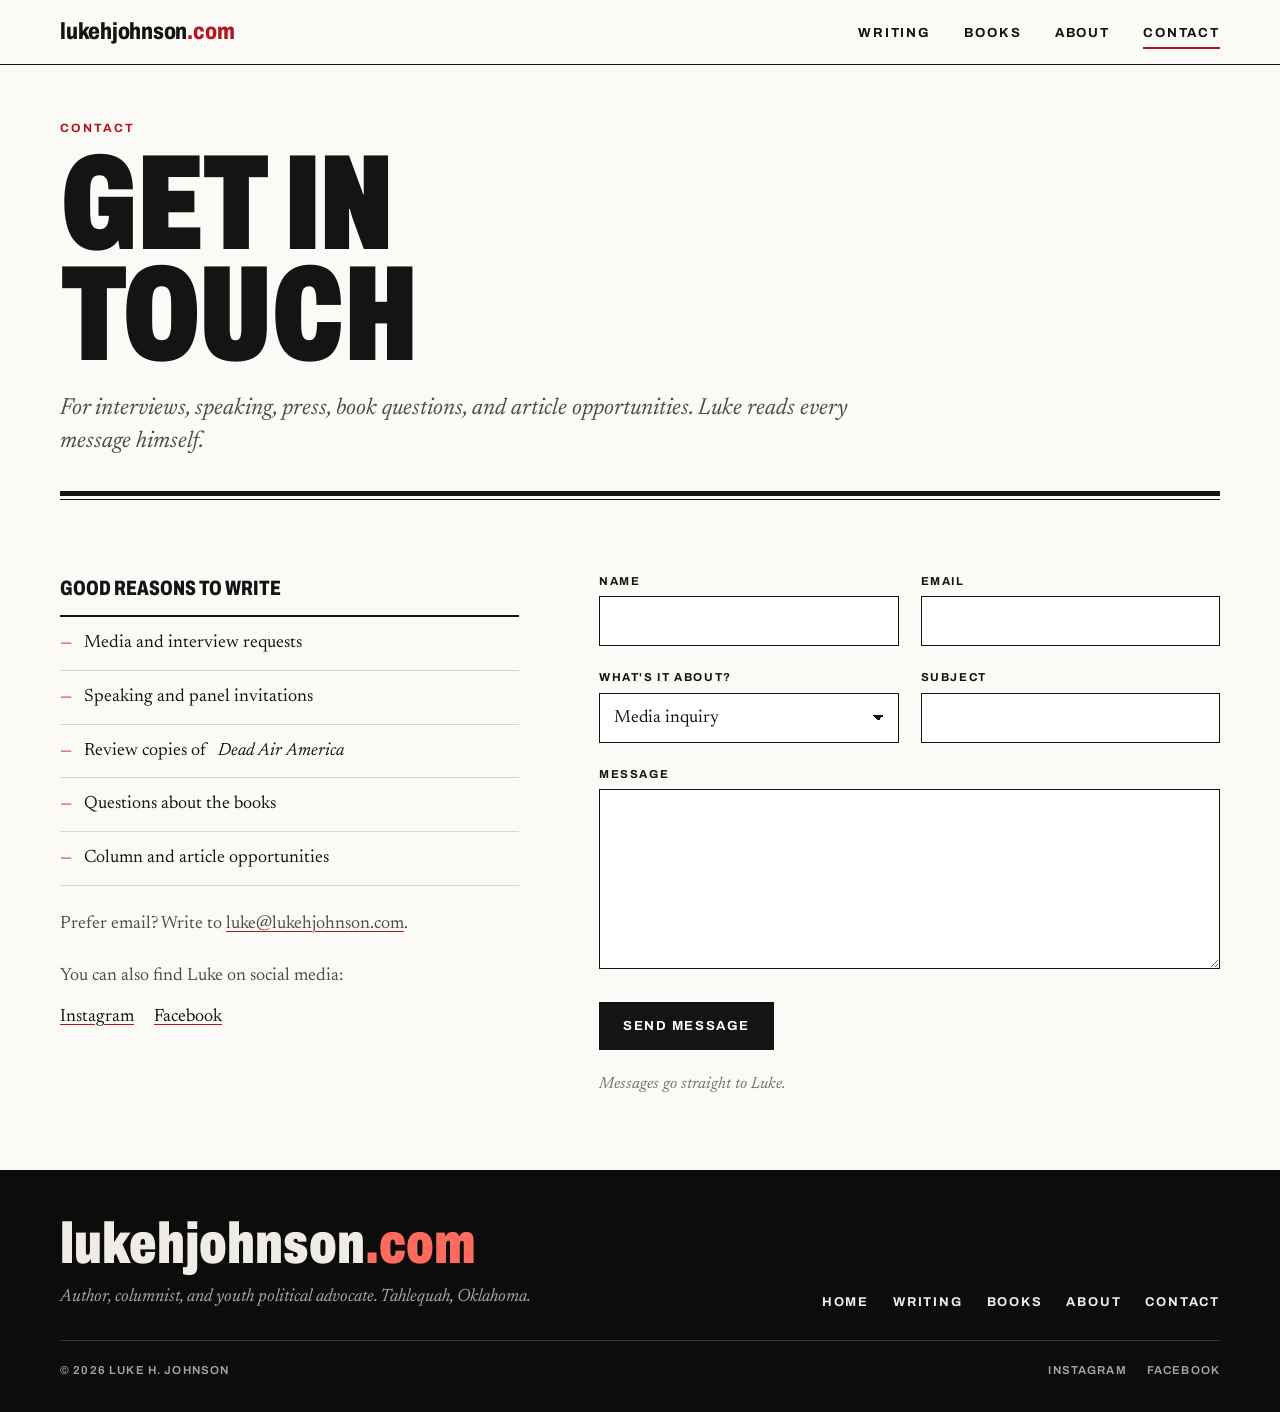
<file: contact.html>
<!DOCTYPE html>
<html lang="en">
<head>
  <meta charset="UTF-8">
  <meta name="viewport" content="width=device-width, initial-scale=1.0, viewport-fit=cover">
  <meta name="theme-color" content="#fbfaf7">
  <meta name="color-scheme" content="light">
  <title>Contact Luke H. Johnson | Press, Speaking &amp; Interviews</title>
  <meta name="description" content="Contact Luke H. Johnson for interviews, speaking engagements, press, and review copies of Dead Air America through his contact form or at luke@lukehjohnson.com.">
  <meta name="robots" content="index, follow, max-image-preview:large, max-snippet:-1">
  <meta name="author" content="Luke H. Johnson">
  <link rel="canonical" href="https://lukehjohnson.com/contact.html">

  <meta property="og:type" content="website">
  <meta property="og:site_name" content="Luke H. Johnson">
  <meta property="og:title" content="Contact Luke H. Johnson | Press, Speaking &amp; Interviews">
  <meta property="og:description" content="Contact Luke H. Johnson for interviews, speaking engagements, press, and review copies of Dead Air America through his contact form or at luke@lukehjohnson.com.">
  <meta property="og:url" content="https://lukehjohnson.com/contact.html">
  <meta property="og:image" content="https://lukehjohnson.com/assets/images/luke-h-johnson-og-main.jpg">
  <meta property="og:image:width" content="1200">
  <meta property="og:image:height" content="630">
  <meta property="og:image:alt" content="Luke H. Johnson, author and columnist">
  <meta property="og:locale" content="en_US">
  <meta name="twitter:card" content="summary_large_image">
  <meta name="twitter:title" content="Contact Luke H. Johnson | Press, Speaking &amp; Interviews">
  <meta name="twitter:description" content="Contact Luke H. Johnson for interviews, speaking engagements, press, and review copies of Dead Air America through his contact form or at luke@lukehjohnson.com.">
  <meta name="twitter:image" content="https://lukehjohnson.com/assets/images/luke-h-johnson-og-main.jpg">
  <meta name="twitter:image:alt" content="Luke H. Johnson, author and columnist">

  <link rel="icon" href="assets/images/favicon.svg" type="image/svg+xml">
  <link rel="preconnect" href="https://fonts.googleapis.com">
  <link rel="preconnect" href="https://fonts.gstatic.com" crossorigin>
  <link href="https://fonts.googleapis.com/css2?family=Archivo:wdth,wght@62..125,400..900&family=Newsreader:ital,opsz,wght@0,6..72,400..700;1,6..72,400&display=swap" rel="stylesheet">
  <link rel="stylesheet" href="assets/css/styles.css">
  <!-- build:jsonld -->
  <script type="application/ld+json">
  {
    "@context": "https://schema.org",
    "@graph": [
      {
        "@type": "ContactPage",
        "@id": "https://lukehjohnson.com/contact.html#webpage",
        "url": "https://lukehjohnson.com/contact.html",
        "name": "Contact Luke H. Johnson",
        "isPartOf": {
          "@id": "https://lukehjohnson.com/#website"
        },
        "about": {
          "@id": "https://lukehjohnson.com/#person"
        },
        "inLanguage": "en-US",
        "breadcrumb": {
          "@id": "https://lukehjohnson.com/contact.html#breadcrumbs"
        }
      },
      {
        "@type": "BreadcrumbList",
        "@id": "https://lukehjohnson.com/contact.html#breadcrumbs",
        "itemListElement": [
          {
            "@type": "ListItem",
            "position": 1,
            "name": "Luke H. Johnson",
            "item": "https://lukehjohnson.com/"
          },
          {
            "@type": "ListItem",
            "position": 2,
            "name": "Contact",
            "item": "https://lukehjohnson.com/contact.html"
          }
        ]
      },
      {
        "@type": "WebSite",
        "@id": "https://lukehjohnson.com/#website",
        "url": "https://lukehjohnson.com/",
        "name": "Luke H. Johnson",
        "alternateName": [
          "lukehjohnson.com",
          "Luke H Johnson"
        ],
        "description": "Official website of Luke H. Johnson, published author, independent columnist, and youth political advocate.",
        "publisher": {
          "@id": "https://lukehjohnson.com/#person"
        },
        "about": {
          "@id": "https://lukehjohnson.com/#person"
        },
        "inLanguage": "en-US"
      },
      {
        "@type": "Person",
        "@id": "https://lukehjohnson.com/#person",
        "name": "Luke H. Johnson",
        "alternateName": [
          "Luke H Johnson",
          "Luke Johnson"
        ],
        "givenName": "Luke",
        "familyName": "Johnson",
        "jobTitle": [
          "Author",
          "Columnist",
          "Youth Political Advocate",
          "Publisher"
        ],
        "description": "Luke H. Johnson is a published author, independent columnist, and youth political advocate from Tahlequah, Oklahoma, and the co-founder and publisher of the Northeastern Journal, a free, independent news site for northeastern Oklahoma. He is the author of We're All the Same and Becoming You: Advice From a Teenager, and of the forthcoming political nonfiction book Dead Air America. His columns on politics, media, education, and growing up have run in the Tulsa World, the Northeastern Journal, and newspapers across the CNHI network.",
        "disambiguatingDescription": "American teenage author and newspaper columnist from Tahlequah, Oklahoma. Not the British businessman and former Financial Times columnist Luke Johnson.",
        "url": "https://lukehjohnson.com/",
        "email": "mailto:luke@lukehjohnson.com",
        "image": {
          "@type": "ImageObject",
          "@id": "https://lukehjohnson.com/#headshot",
          "url": "https://lukehjohnson.com/assets/images/luke-main.jpg",
          "width": 1100,
          "height": 1375,
          "caption": "Luke H. Johnson, author and columnist"
        },
        "homeLocation": {
          "@type": "Place",
          "name": "Tahlequah, Oklahoma",
          "address": {
            "@type": "PostalAddress",
            "addressLocality": "Tahlequah",
            "addressRegion": "OK",
            "addressCountry": "US"
          }
        },
        "nationality": {
          "@type": "Country",
          "name": "United States"
        },
        "worksFor": {
          "@id": "https://lukehjohnson.com/#northeastern-journal"
        },
        "knowsAbout": [
          "Youth political advocacy",
          "Civic engagement",
          "Political commentary",
          "Oklahoma politics",
          "Journalism",
          "Media criticism",
          "Education policy",
          "Technology and social media",
          "Generation Z",
          "Privacy and civil liberties",
          "Autism awareness"
        ],
        "sameAs": [
          "https://www.instagram.com/lukejohnsonoffical/",
          "https://www.facebook.com/share/17GMVC33tj/?mibextid=wwXIfr",
          "https://www.northeasternjournal.com/author/luke-johnson"
        ]
      },
      {
        "@type": "NewsMediaOrganization",
        "@id": "https://lukehjohnson.com/#northeastern-journal",
        "name": "Northeastern Journal",
        "url": "https://www.northeasternjournal.com/",
        "description": "A free, independent news site for northeastern Oklahoma, co-founded by Luke H. Johnson, its publisher.",
        "areaServed": "Northeastern Oklahoma",
        "founder": {
          "@id": "https://lukehjohnson.com/#person"
        }
      }
    ]
  }
  </script>
  <!-- /build:jsonld -->
</head>
<body>
  <a class="skip-link" href="#main">Skip to content</a>

  <header class="masthead">
    <div class="wrap masthead-inner">
      <a class="wordmark" href="index.html" aria-label="lukehjohnson.com home">lukehjohnson<span>.com</span></a>
      <button class="menu-toggle" type="button" aria-expanded="false" aria-controls="site-nav">
        <span class="menu-icon" aria-hidden="true"></span>Menu
      </button>
      <nav id="site-nav" class="nav" aria-label="Primary">
        <a href="writing.html">Writing</a>
        <a href="books.html">Books</a>
        <a href="about.html">About</a>
        <a href="contact.html">Contact</a>
      </nav>
    </div>
  </header>

  <main id="main">
    <header class="wrap page-head">
      <div class="page-head-inner">
        <p class="kicker">Contact</p>
        <h1 class="page-title">Get in<br>touch<span class="sr-only"> with Luke H. Johnson</span></h1>
        <p class="page-deck">For interviews, speaking, press, book questions, and article opportunities. Luke reads every message himself.</p>
      </div>
      <div class="double-rule" aria-hidden="true"></div>
    </header>

    <section class="wrap section contact-layout">
      <aside class="contact-aside" aria-labelledby="reasons-title">
        <h2 id="reasons-title">Good reasons to write</h2>
        <ul>
          <li>Media and interview requests</li>
          <li>Speaking and panel invitations</li>
          <li>Review copies of <em>Dead Air America</em></li>
          <li>Questions about the books</li>
          <li>Column and article opportunities</li>
        </ul>
        <p>Prefer email? Write to <a class="inline-link" href="mailto:luke@lukehjohnson.com">luke@lukehjohnson.com</a>.</p>
        <p>You can also find Luke on social media:</p>
        <div class="social-links">
          <a class="inline-link" href="https://www.instagram.com/lukejohnsonoffical/" target="_blank" rel="noopener">Instagram</a>
          <a class="inline-link" href="https://www.facebook.com/share/17GMVC33tj/?mibextid=wwXIfr" target="_blank" rel="noopener">Facebook</a>
        </div>
      </aside>

      <form class="form" action="https://formspree.io/" method="post" data-contact-form>
        <div class="form-pair">
          <div class="field">
            <label for="name">Name</label>
            <input id="name" name="name" type="text" autocomplete="name" required>
          </div>
          <div class="field">
            <label for="email">Email</label>
            <input id="email" name="email" type="email" autocomplete="email" required>
          </div>
        </div>
        <div class="form-pair">
          <div class="field">
            <label for="inquiry-type">What's it about?</label>
            <select id="inquiry-type" name="inquiryType">
              <option value="Media inquiry">Media inquiry</option>
              <option value="Interview request">Interview request</option>
              <option value="Speaking opportunity">Speaking opportunity</option>
              <option value="Book question">Book question</option>
              <option value="Article opportunity">Article opportunity</option>
              <option value="Other">Something else</option>
            </select>
          </div>
          <div class="field">
            <label for="subject">Subject</label>
            <input id="subject" name="subject" type="text" required>
          </div>
        </div>
        <div class="field">
          <label for="message">Message</label>
          <textarea id="message" name="message" rows="7" required></textarea>
        </div>
        <input type="text" name="_gotcha" tabindex="-1" autocomplete="off" aria-hidden="true" style="position:absolute;left:-9999px">
        <div>
          <button class="btn" type="submit">Send message</button>
        </div>
        <p class="form-status" data-form-status>Messages go straight to Luke.</p>
      </form>
    </section>
  </main>

  <footer class="site-footer">
    <div class="wrap footer-inner">
      <div class="footer-top">
        <div>
          <a class="footer-mark" href="index.html">lukehjohnson<span>.com</span></a>
          <p class="footer-sub">Author, columnist, and youth political advocate. Tahlequah, Oklahoma.</p>
        </div>
        <nav class="footer-nav" aria-label="Footer">
          <a href="index.html">Home</a>
          <a href="writing.html">Writing</a>
          <a href="books.html">Books</a>
          <a href="about.html">About</a>
          <a href="contact.html">Contact</a>
        </nav>
      </div>
      <div class="footer-base">
        <span>&copy; 2026 Luke H. Johnson</span>
        <span class="social">
            <a href="https://www.instagram.com/lukejohnsonoffical/" target="_blank" rel="noopener">Instagram</a>
            <a href="https://www.facebook.com/share/17GMVC33tj/?mibextid=wwXIfr" target="_blank" rel="noopener">Facebook</a>
        </span>
      </div>
    </div>
  </footer>

  <script src="assets/js/archiveData.js"></script>
  <script src="assets/js/contactConfig.js"></script>
  <script src="assets/js/supabaseConfig.js"></script>
  <script src="assets/js/render.js"></script>
  <script src="assets/js/main.js"></script>
</body>
</html>
</file>
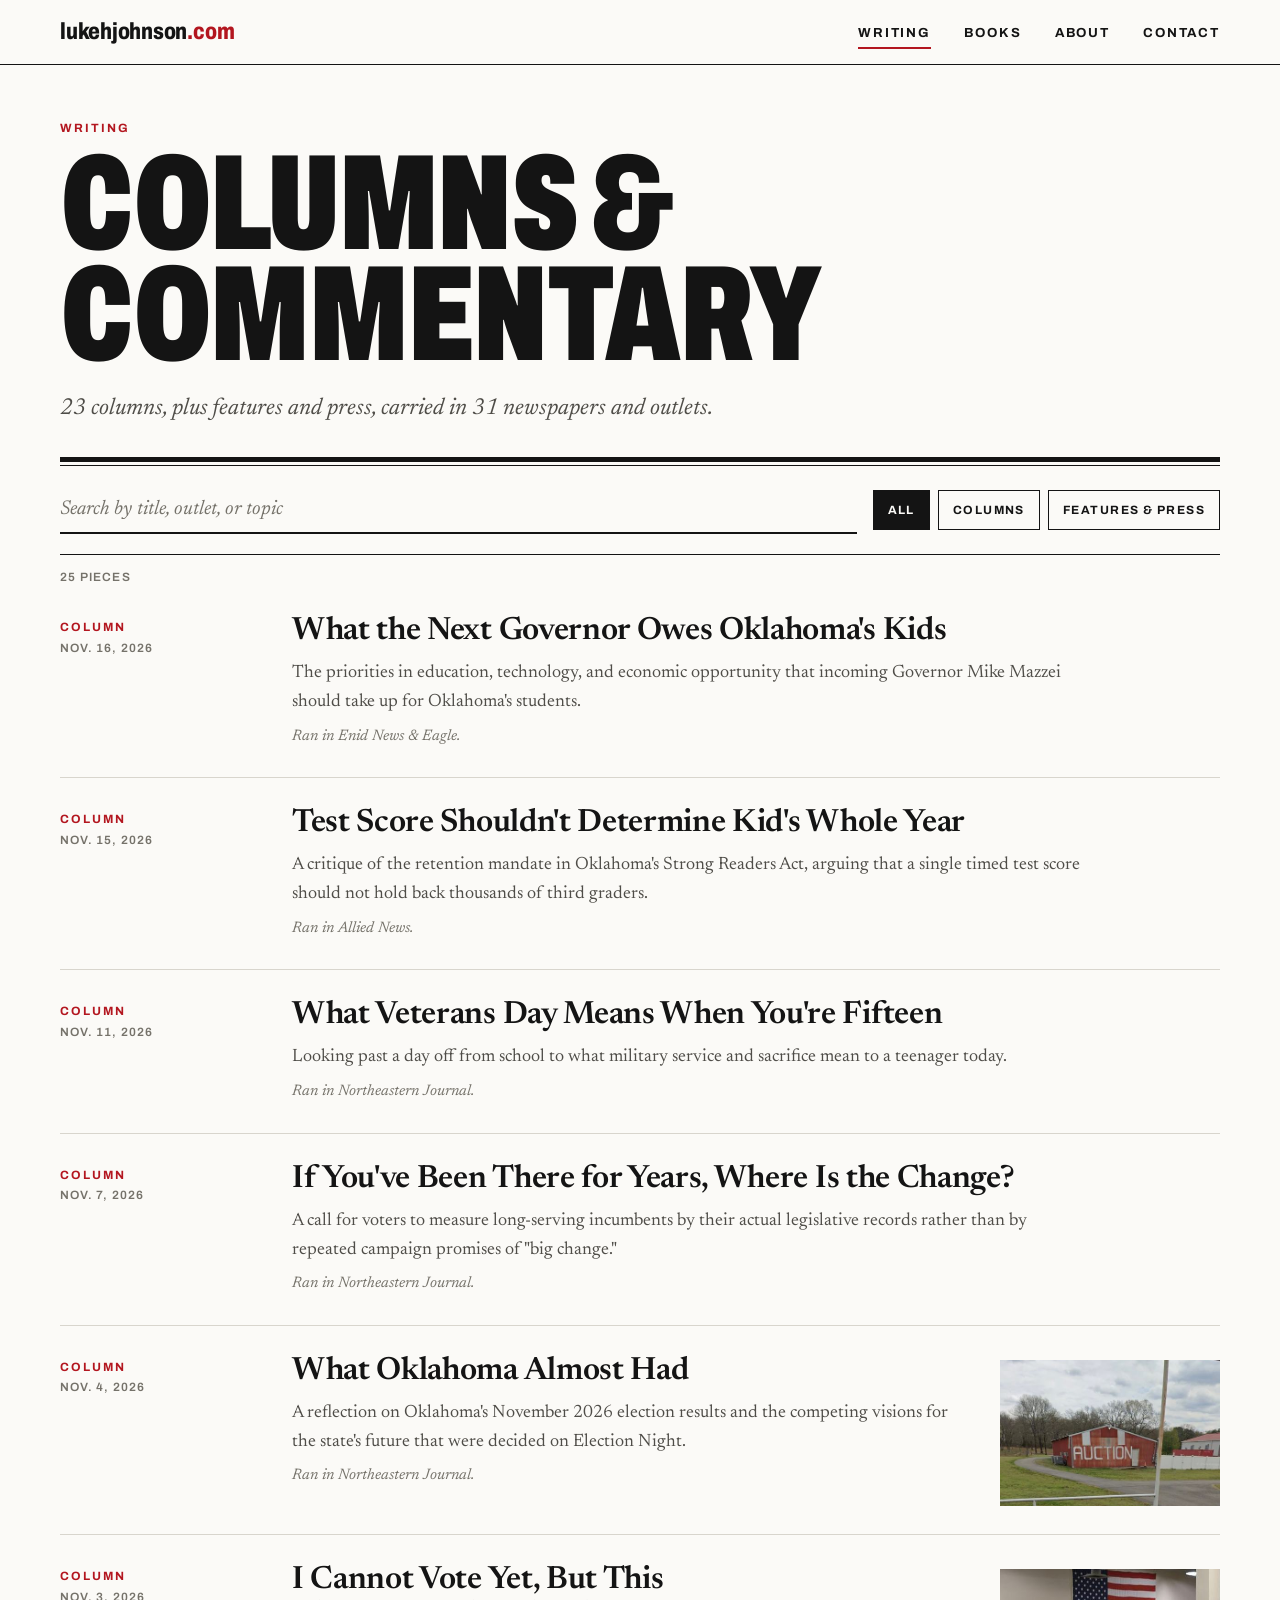
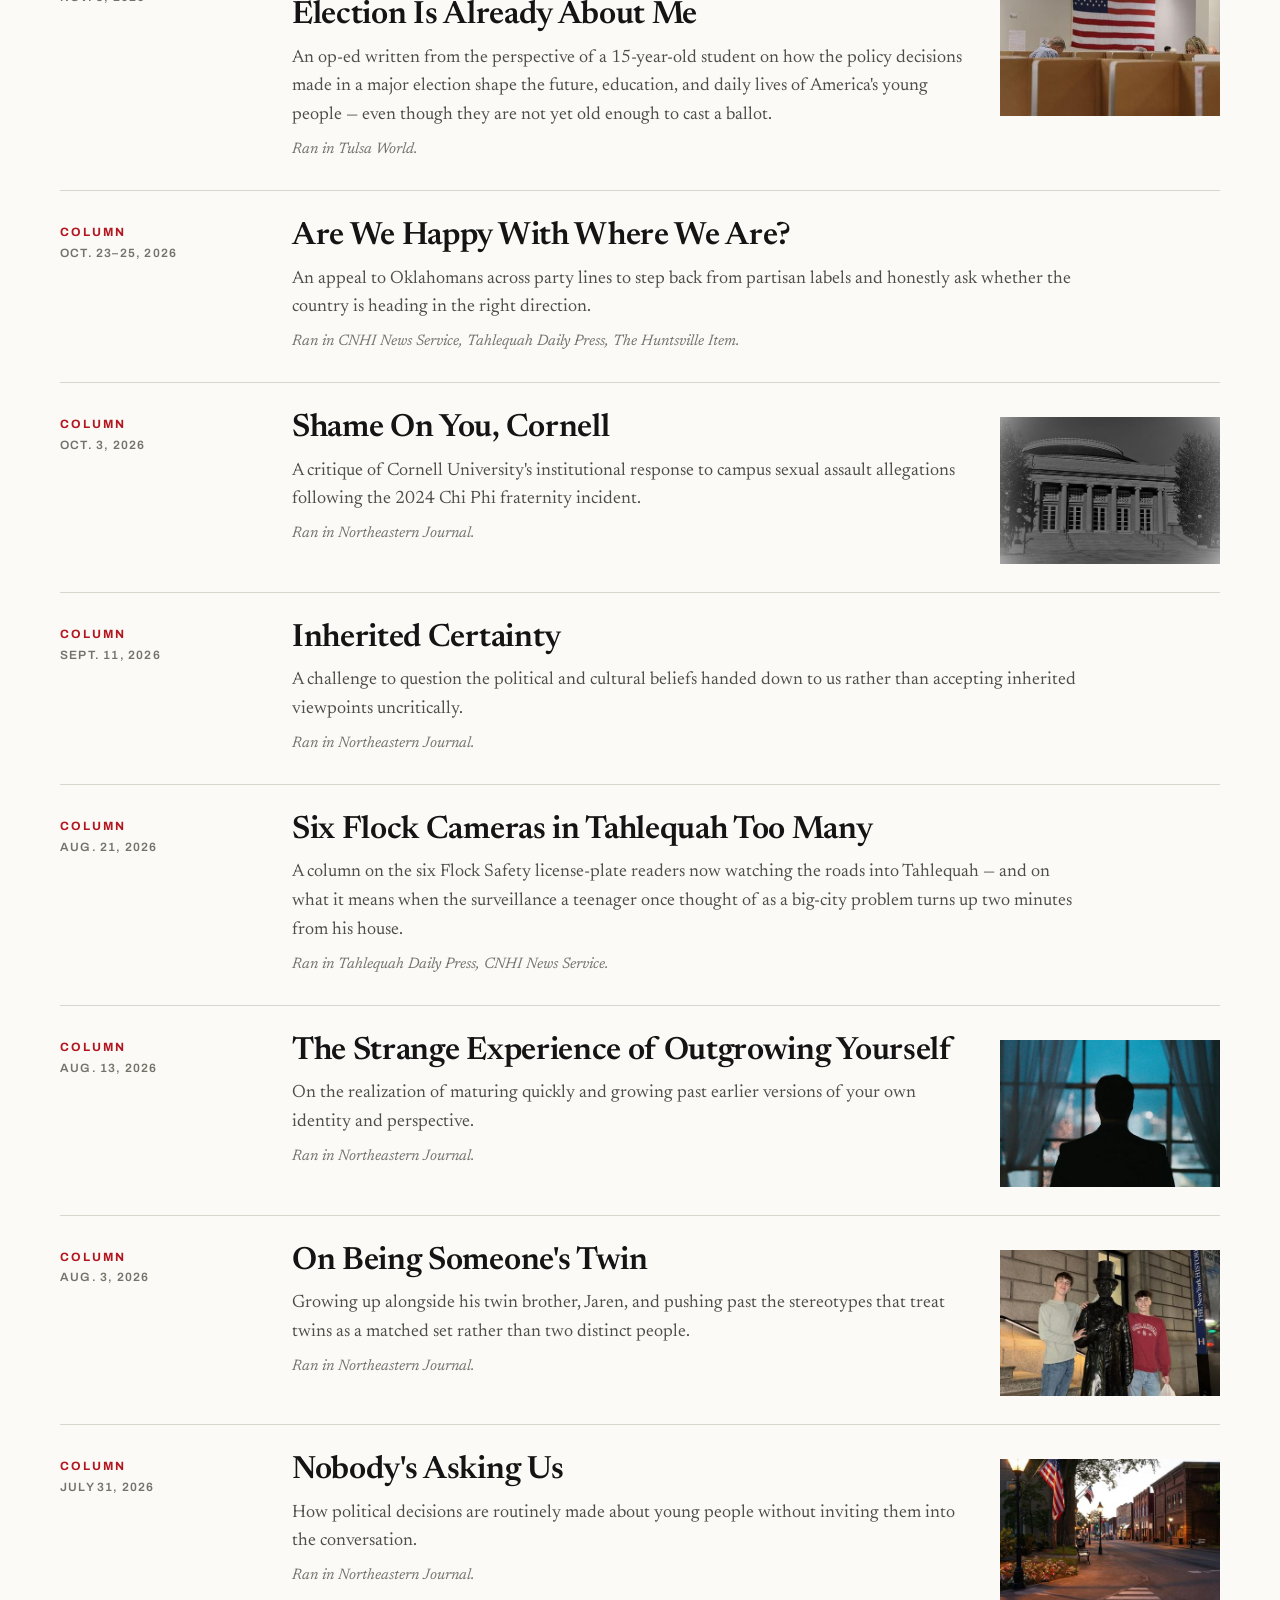
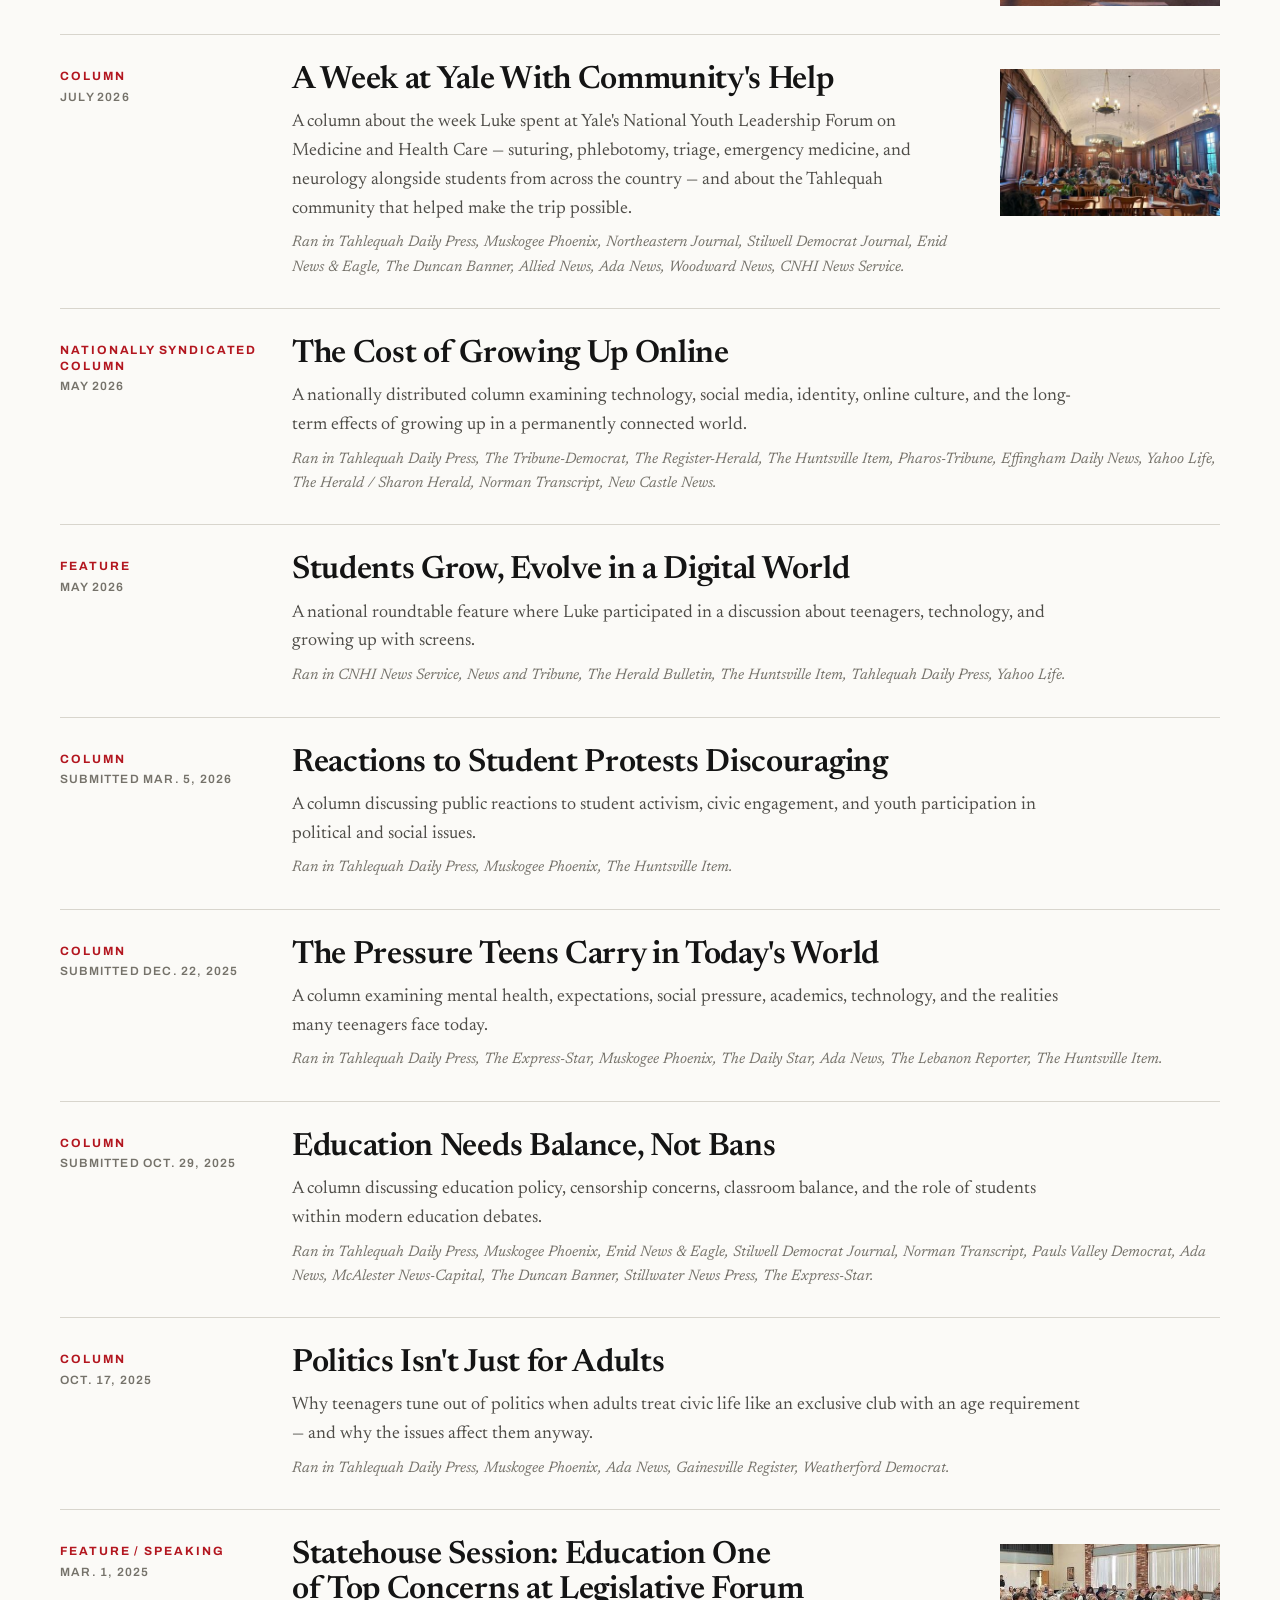
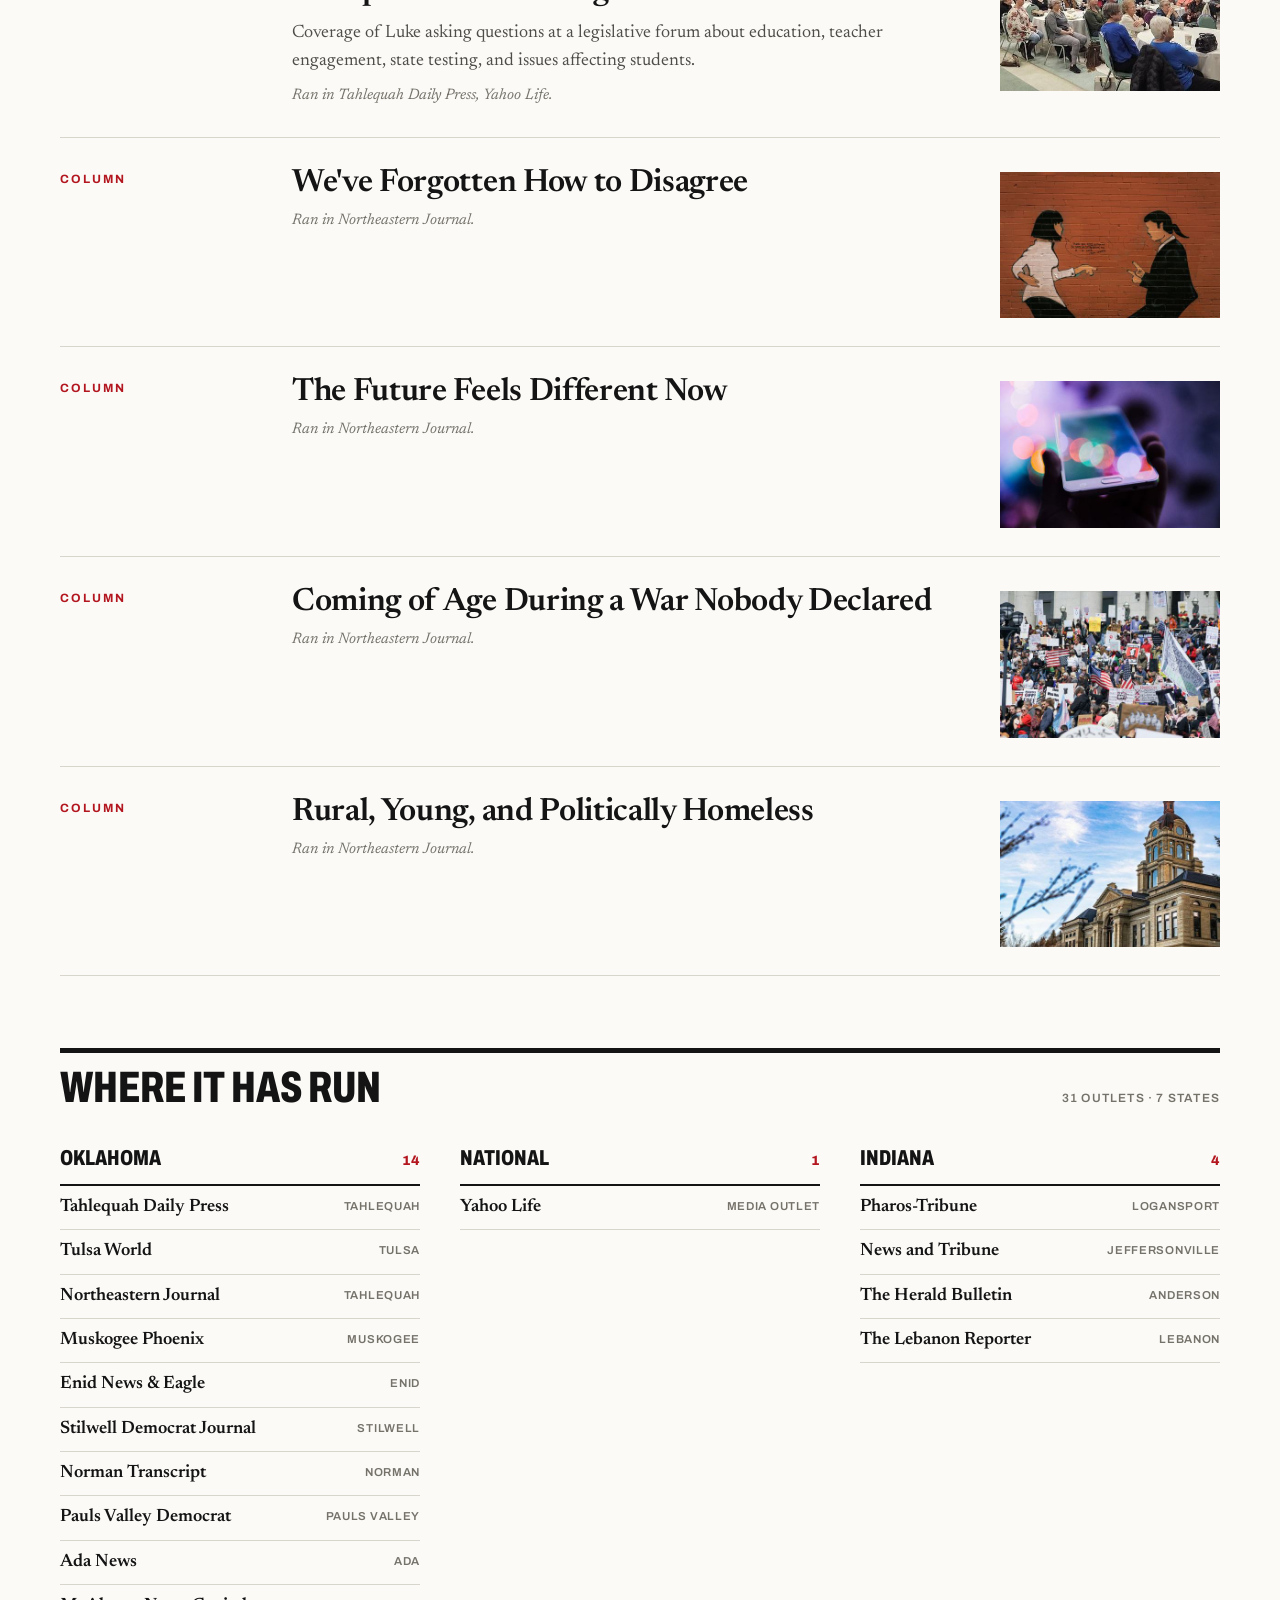
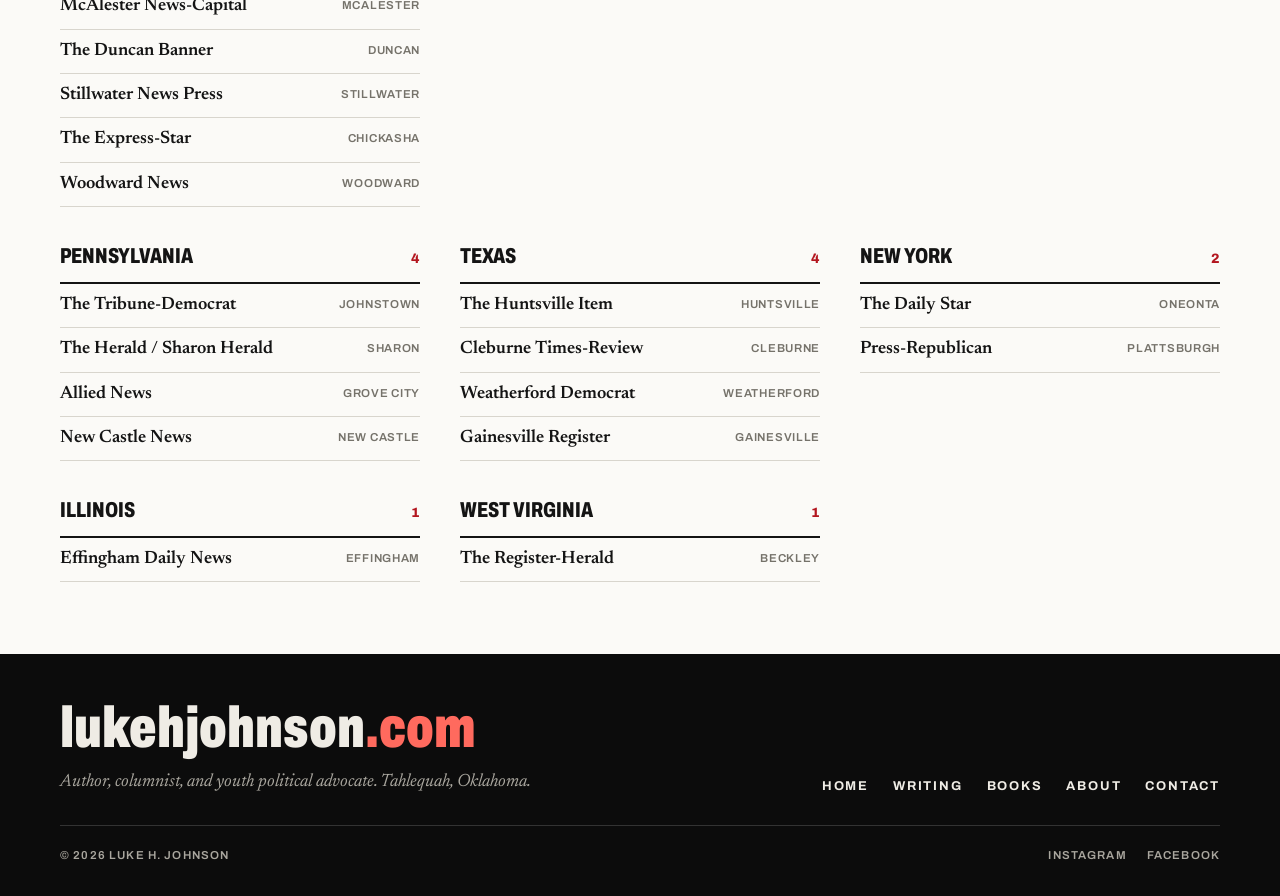
<file: publications.html>
<!DOCTYPE html>
<html lang="en">
<head>
  <meta charset="UTF-8">
  <meta name="viewport" content="width=device-width, initial-scale=1.0">
  <title>Moved | Luke H. Johnson</title>
  <link rel="canonical" href="https://lukehjohnson.com/writing.html">
  <meta http-equiv="refresh" content="0; url=writing.html#outlets">
  <script>window.location.replace("writing.html#outlets");</script>
</head>
<body>
  <p>This page has moved: <a href="writing.html#outlets">Where Luke H. Johnson's columns have run</a>.</p>
</body>
</html>
</file>
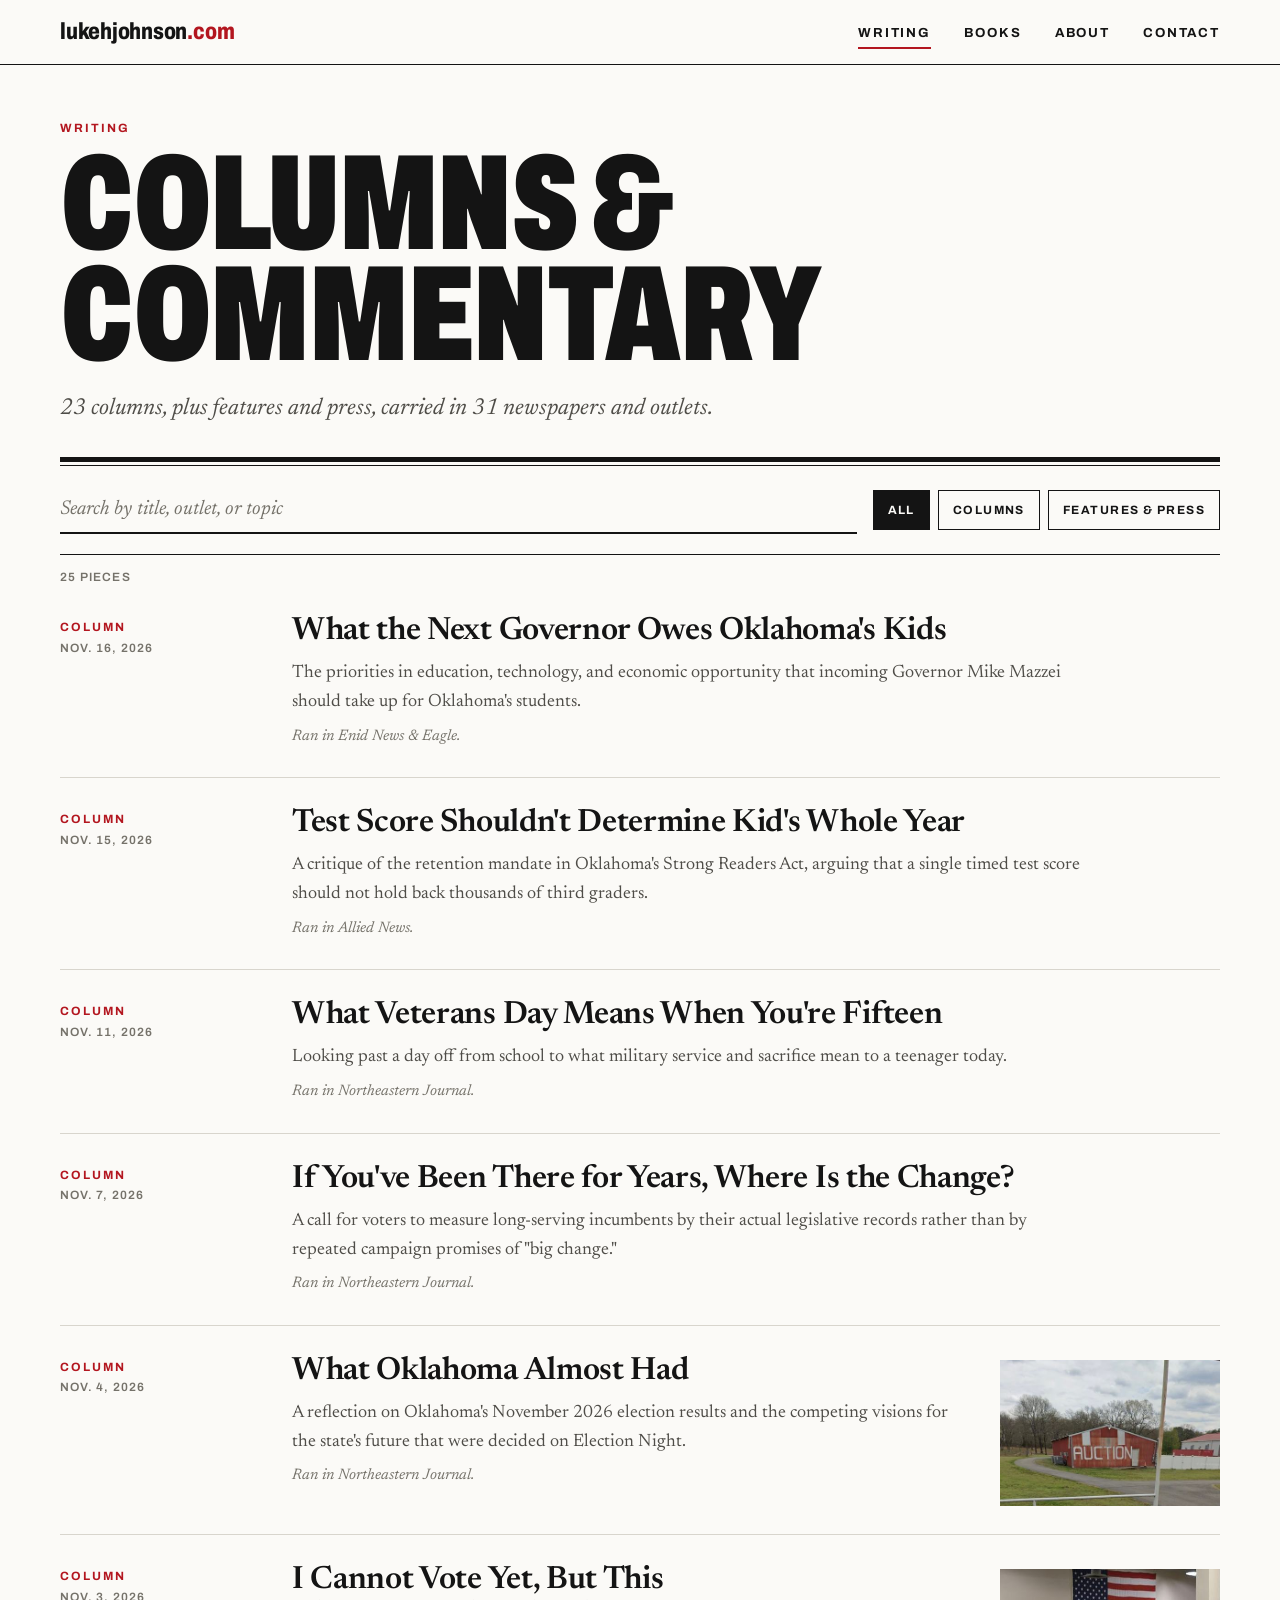
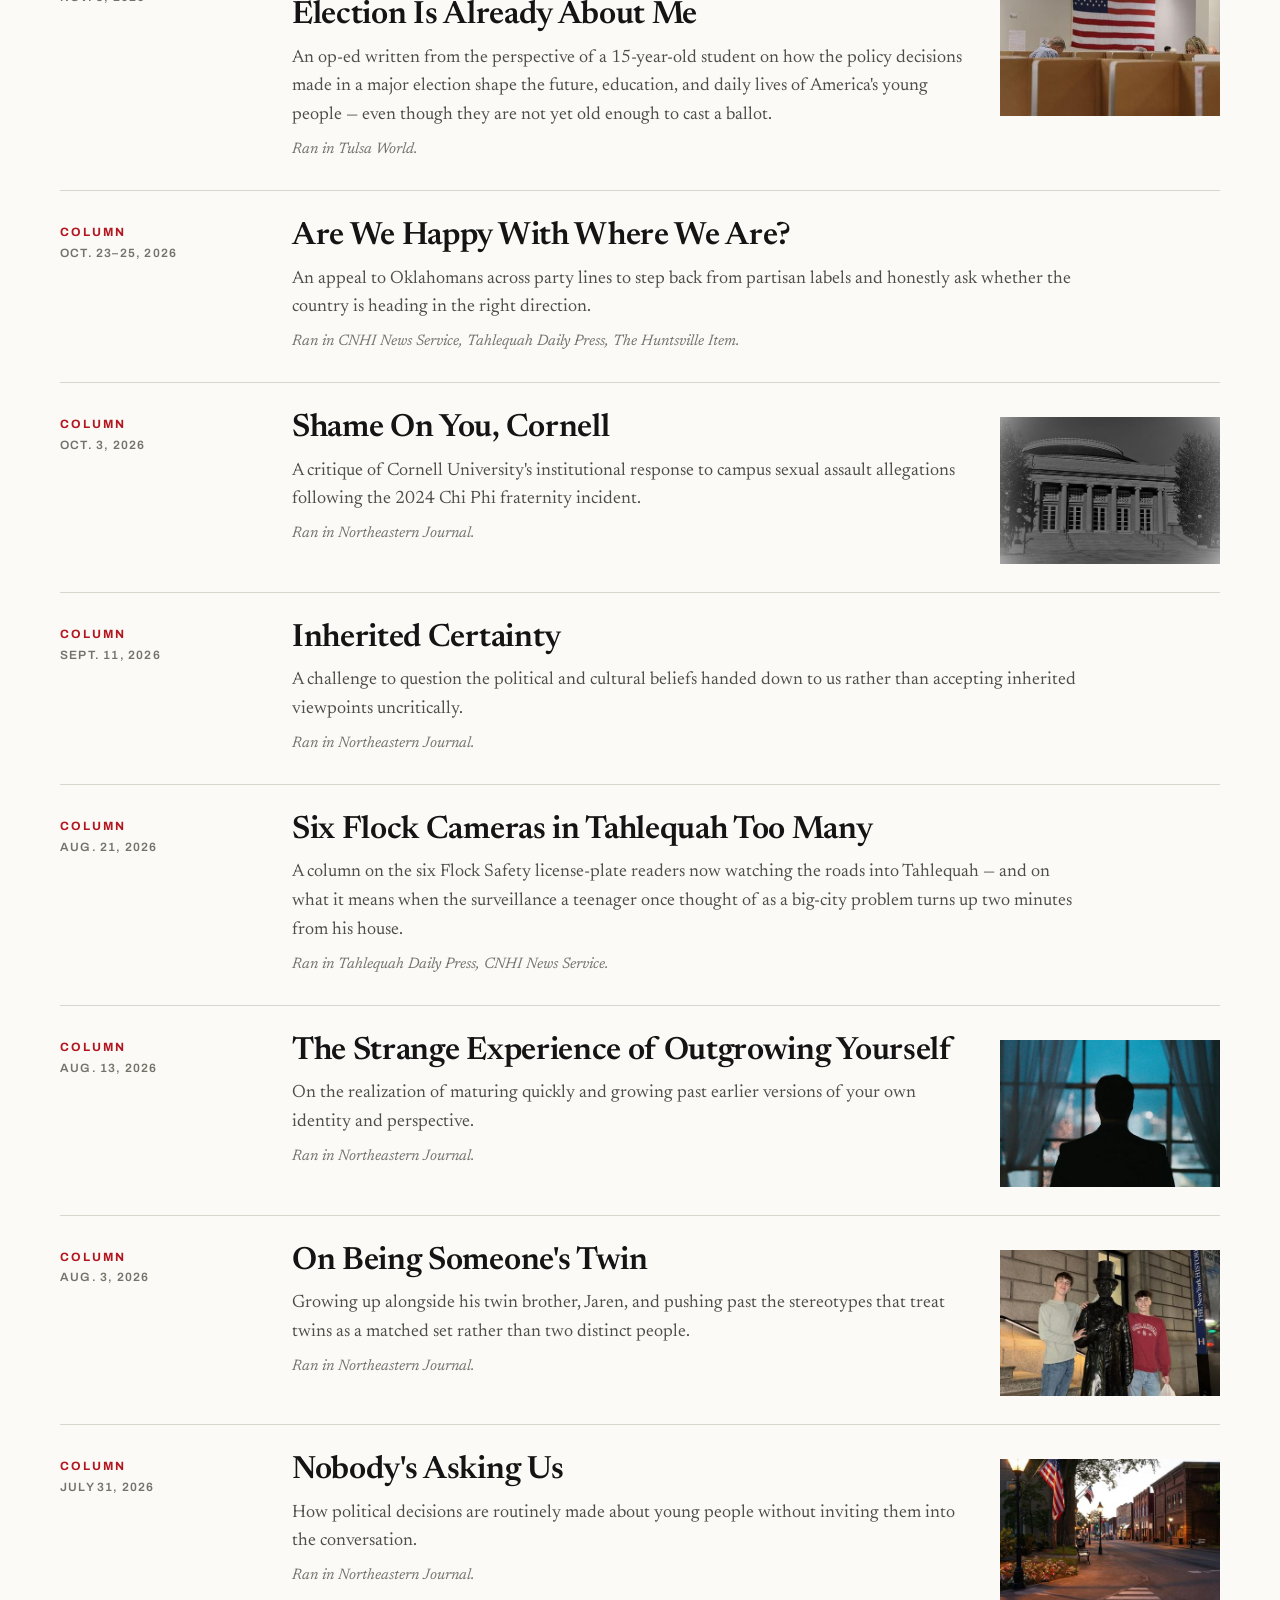
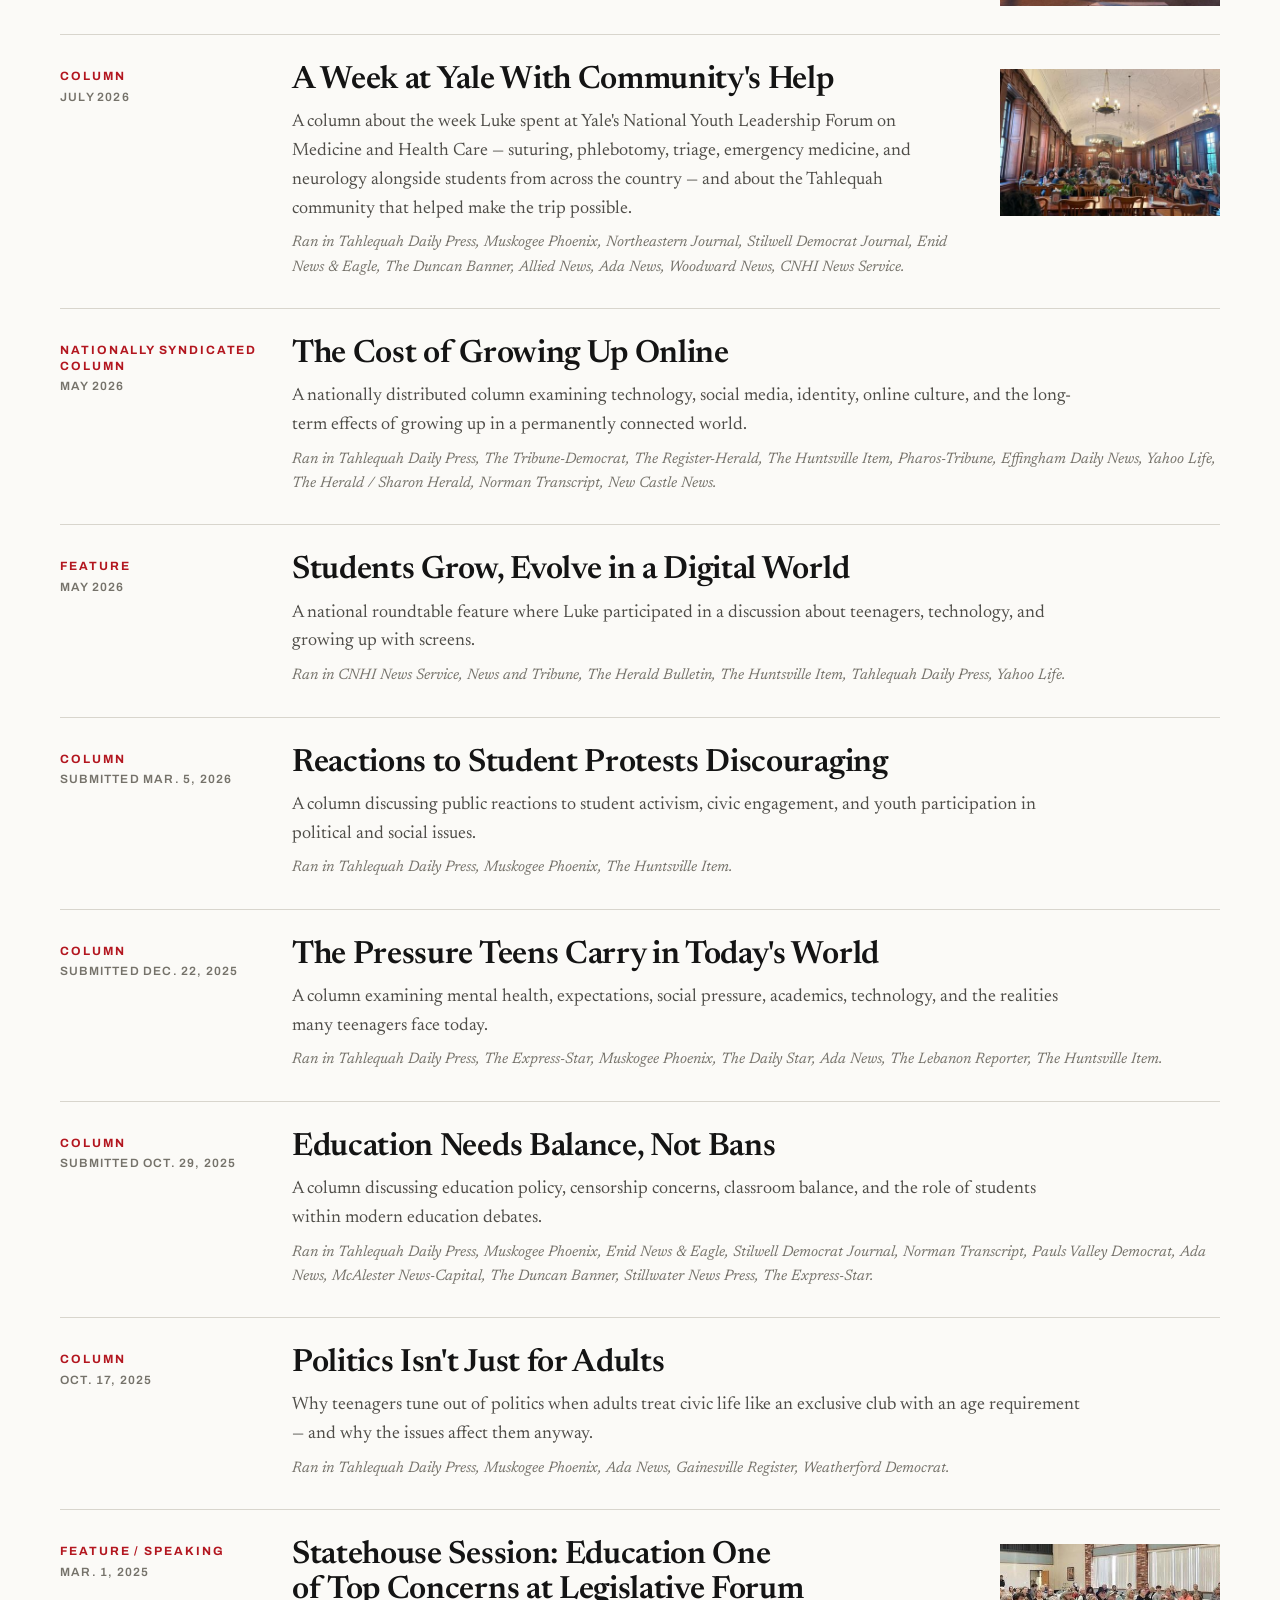
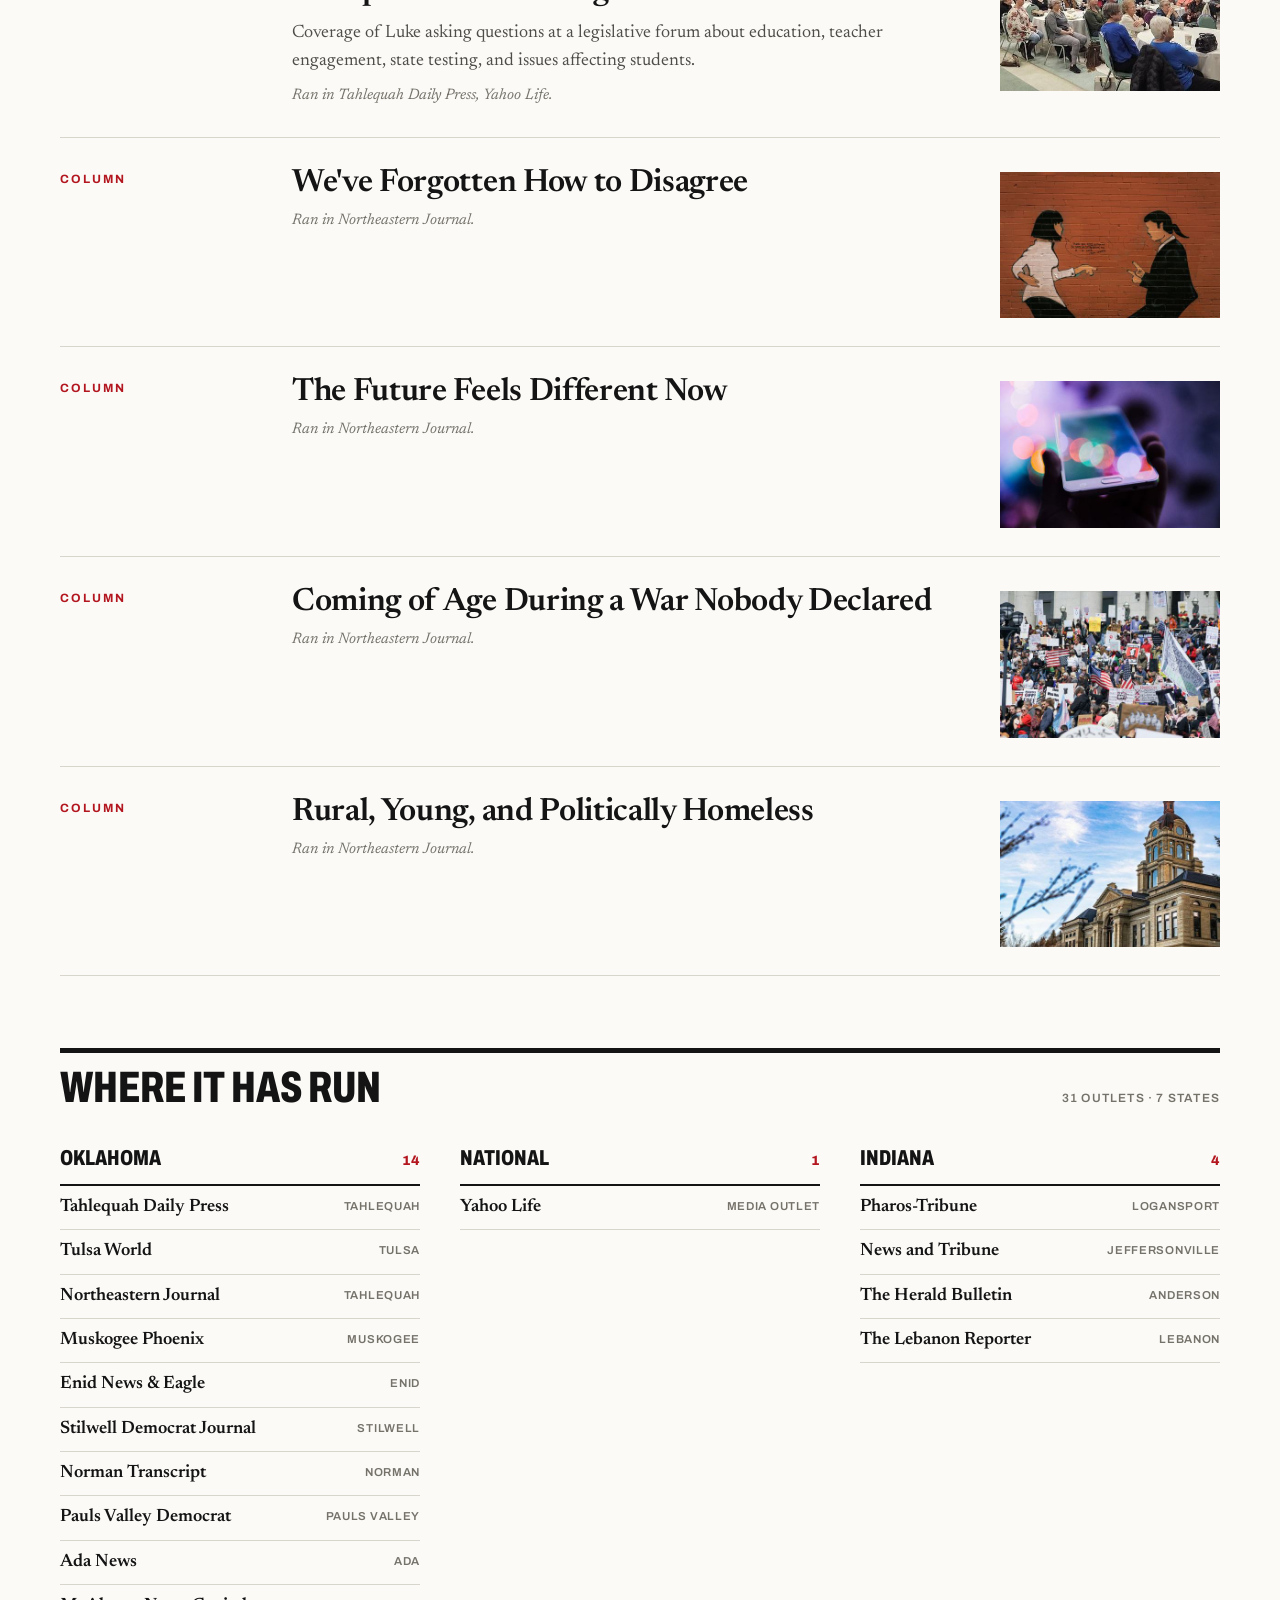
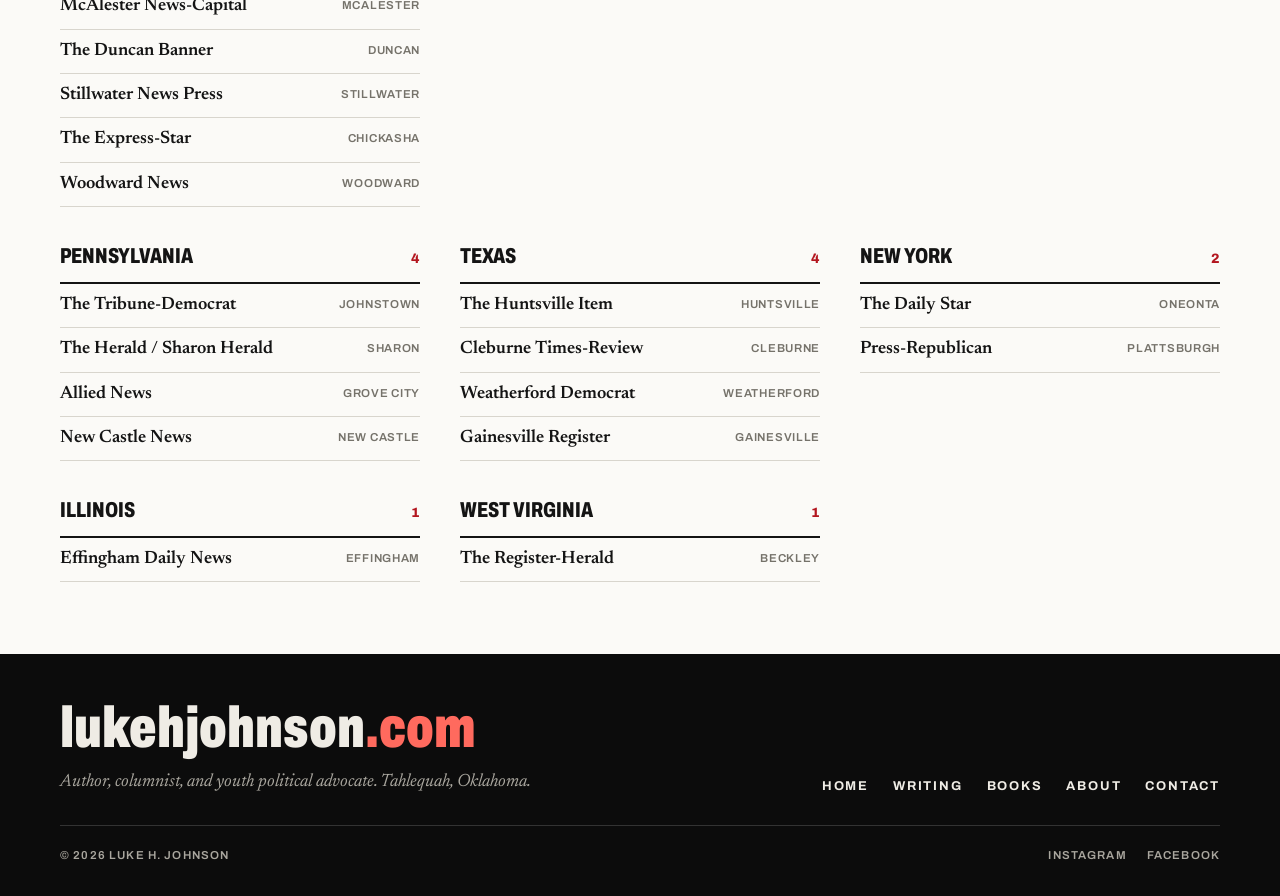
<file: writing.html>
<!DOCTYPE html>
<html lang="en">
<head>
  <meta charset="UTF-8">
  <meta name="viewport" content="width=device-width, initial-scale=1.0, viewport-fit=cover">
  <meta name="theme-color" content="#fbfaf7">
  <meta name="color-scheme" content="light">
  <title>Columns &amp; Commentary by Luke H. Johnson</title>
  <meta name="description" content="Every column by Luke H. Johnson, independent columnist and youth political advocate, from the Tulsa World, Northeastern Journal, and CNHI newspapers.">
  <meta name="robots" content="index, follow, max-image-preview:large, max-snippet:-1">
  <meta name="author" content="Luke H. Johnson">
  <link rel="canonical" href="https://lukehjohnson.com/writing.html">

  <meta property="og:type" content="website">
  <meta property="og:site_name" content="Luke H. Johnson">
  <meta property="og:title" content="Columns &amp; Commentary by Luke H. Johnson">
  <meta property="og:description" content="Every column by Luke H. Johnson, independent columnist and youth political advocate, from the Tulsa World, Northeastern Journal, and CNHI newspapers.">
  <meta property="og:url" content="https://lukehjohnson.com/writing.html">
  <meta property="og:image" content="https://lukehjohnson.com/assets/images/luke-h-johnson-og-main.jpg">
  <meta property="og:image:width" content="1200">
  <meta property="og:image:height" content="630">
  <meta property="og:image:alt" content="Luke H. Johnson, author and columnist">
  <meta property="og:locale" content="en_US">
  <meta name="twitter:card" content="summary_large_image">
  <meta name="twitter:title" content="Columns &amp; Commentary by Luke H. Johnson">
  <meta name="twitter:description" content="Every column by Luke H. Johnson, independent columnist and youth political advocate, from the Tulsa World, Northeastern Journal, and CNHI newspapers.">
  <meta name="twitter:image" content="https://lukehjohnson.com/assets/images/luke-h-johnson-og-main.jpg">
  <meta name="twitter:image:alt" content="Luke H. Johnson, author and columnist">

  <link rel="icon" href="assets/images/favicon.svg" type="image/svg+xml">
  <link rel="preconnect" href="https://fonts.googleapis.com">
  <link rel="preconnect" href="https://fonts.gstatic.com" crossorigin>
  <link href="https://fonts.googleapis.com/css2?family=Archivo:wdth,wght@62..125,400..900&family=Newsreader:ital,opsz,wght@0,6..72,400..700;1,6..72,400&display=swap" rel="stylesheet">
  <link rel="stylesheet" href="assets/css/styles.css">
  <!-- build:jsonld -->
  <script type="application/ld+json">
  {
    "@context": "https://schema.org",
    "@graph": [
      {
        "@type": "CollectionPage",
        "@id": "https://lukehjohnson.com/writing.html#webpage",
        "url": "https://lukehjohnson.com/writing.html",
        "name": "Columns & Commentary by Luke H. Johnson",
        "isPartOf": {
          "@id": "https://lukehjohnson.com/#website"
        },
        "about": {
          "@id": "https://lukehjohnson.com/#person"
        },
        "inLanguage": "en-US",
        "breadcrumb": {
          "@id": "https://lukehjohnson.com/writing.html#breadcrumbs"
        },
        "mainEntity": {
          "@type": "ItemList",
          "name": "Columns and features by Luke H. Johnson",
          "numberOfItems": 25,
          "itemListElement": [
            {
              "@type": "ListItem",
              "position": 1,
              "item": {
                "@type": "OpinionNewsArticle",
                "@id": "https://lukehjohnson.com/writing.html#what-the-next-governor-owes-oklahomas-kids",
                "headline": "What the Next Governor Owes Oklahoma's Kids",
                "description": "The priorities in education, technology, and economic opportunity that incoming Governor Mike Mazzei should take up for Oklahoma's students.",
                "datePublished": "2026-11-16",
                "inLanguage": "en-US",
                "keywords": "Opinion, Education, Politics, Youth Issues",
                "publisher": {
                  "@type": "NewsMediaOrganization",
                  "name": "Enid News & Eagle",
                  "url": "https://www.enidnews.com/"
                },
                "author": {
                  "@id": "https://lukehjohnson.com/#person"
                }
              }
            },
            {
              "@type": "ListItem",
              "position": 2,
              "item": {
                "@type": "OpinionNewsArticle",
                "@id": "https://lukehjohnson.com/writing.html#test-score-shouldnt-determine-kids-whole-year",
                "headline": "Test Score Shouldn't Determine Kid's Whole Year",
                "description": "A critique of the retention mandate in Oklahoma's Strong Readers Act, arguing that a single timed test score should not hold back thousands of third graders.",
                "datePublished": "2026-11-15",
                "inLanguage": "en-US",
                "keywords": "Opinion, Education, Policy",
                "publisher": {
                  "@type": "NewsMediaOrganization",
                  "name": "Allied News",
                  "url": "https://www.alliednews.com/"
                },
                "author": {
                  "@id": "https://lukehjohnson.com/#person"
                }
              }
            },
            {
              "@type": "ListItem",
              "position": 3,
              "item": {
                "@type": "OpinionNewsArticle",
                "@id": "https://lukehjohnson.com/writing.html#what-veterans-day-means-when-youre-fifteen",
                "headline": "What Veterans Day Means When You're Fifteen",
                "description": "Looking past a day off from school to what military service and sacrifice mean to a teenager today.",
                "datePublished": "2026-11-11",
                "inLanguage": "en-US",
                "keywords": "Opinion, Youth Issues",
                "publisher": {
                  "@id": "https://lukehjohnson.com/#northeastern-journal"
                },
                "author": {
                  "@id": "https://lukehjohnson.com/#person"
                }
              }
            },
            {
              "@type": "ListItem",
              "position": 4,
              "item": {
                "@type": "OpinionNewsArticle",
                "@id": "https://lukehjohnson.com/writing.html#if-youve-been-there-for-years-where-is-the-change",
                "headline": "If You've Been There for Years, Where Is the Change?",
                "description": "A call for voters to measure long-serving incumbents by their actual legislative records rather than by repeated campaign promises of \"big change.\"",
                "datePublished": "2026-11-07",
                "inLanguage": "en-US",
                "keywords": "Opinion, Politics, Elections",
                "publisher": {
                  "@id": "https://lukehjohnson.com/#northeastern-journal"
                },
                "author": {
                  "@id": "https://lukehjohnson.com/#person"
                }
              }
            },
            {
              "@type": "ListItem",
              "position": 5,
              "item": {
                "@type": "OpinionNewsArticle",
                "@id": "https://lukehjohnson.com/writing.html#what-oklahoma-almost-had",
                "headline": "What Oklahoma Almost Had",
                "description": "A reflection on Oklahoma's November 2026 election results and the competing visions for the state's future that were decided on Election Night.",
                "datePublished": "2026-11-04",
                "inLanguage": "en-US",
                "keywords": "Politics, Elections, Oklahoma",
                "image": "https://lukehjohnson.com/assets/images/columns/what-oklahoma-almost-had.jpg",
                "url": "https://www.northeasternjournal.com/article/politics/what-oklahoma-almost-had",
                "publisher": {
                  "@id": "https://lukehjohnson.com/#northeastern-journal"
                },
                "author": {
                  "@id": "https://lukehjohnson.com/#person"
                }
              }
            },
            {
              "@type": "ListItem",
              "position": 6,
              "item": {
                "@type": "OpinionNewsArticle",
                "@id": "https://lukehjohnson.com/writing.html#i-cannot-vote-yet-but-this-election-is-already-about-me",
                "headline": "I Cannot Vote Yet, But This Election Is Already About Me",
                "description": "An op-ed written from the perspective of a 15-year-old student on how the policy decisions made in a major election shape the future, education, and daily lives of America's young people — even though they are not yet old enough to cast a ballot.",
                "datePublished": "2026-11-03",
                "inLanguage": "en-US",
                "keywords": "Opinion, Politics, Elections, Youth Issues",
                "image": "https://lukehjohnson.com/assets/images/columns/i-cannot-vote-yet.jpg",
                "url": "https://tulsaworld.com/opinion/column/article_0822648c-8059-4ec1-b875-564c4e846c5e.html",
                "publisher": {
                  "@type": "NewsMediaOrganization",
                  "name": "Tulsa World",
                  "url": "https://tulsaworld.com/"
                },
                "author": {
                  "@id": "https://lukehjohnson.com/#person"
                }
              }
            },
            {
              "@type": "ListItem",
              "position": 7,
              "item": {
                "@type": "OpinionNewsArticle",
                "@id": "https://lukehjohnson.com/writing.html#are-we-happy-with-where-we-are",
                "headline": "Are We Happy With Where We Are?",
                "description": "An appeal to Oklahomans across party lines to step back from partisan labels and honestly ask whether the country is heading in the right direction.",
                "datePublished": "2026-10-23",
                "inLanguage": "en-US",
                "keywords": "Opinion, Politics, Civic Engagement",
                "author": {
                  "@id": "https://lukehjohnson.com/#person"
                }
              }
            },
            {
              "@type": "ListItem",
              "position": 8,
              "item": {
                "@type": "OpinionNewsArticle",
                "@id": "https://lukehjohnson.com/writing.html#shame-on-you-cornell",
                "headline": "Shame On You, Cornell",
                "description": "A critique of Cornell University's institutional response to campus sexual assault allegations following the 2024 Chi Phi fraternity incident.",
                "datePublished": "2026-10-03",
                "inLanguage": "en-US",
                "keywords": "Opinion, Education",
                "image": "https://lukehjohnson.com/assets/images/columns/shame-on-you-cornell.jpg",
                "url": "https://www.northeasternjournal.com/article/opinion/shame-on-you-cornell",
                "publisher": {
                  "@id": "https://lukehjohnson.com/#northeastern-journal"
                },
                "author": {
                  "@id": "https://lukehjohnson.com/#person"
                }
              }
            },
            {
              "@type": "ListItem",
              "position": 9,
              "item": {
                "@type": "OpinionNewsArticle",
                "@id": "https://lukehjohnson.com/writing.html#inherited-certainty",
                "headline": "Inherited Certainty",
                "description": "A challenge to question the political and cultural beliefs handed down to us rather than accepting inherited viewpoints uncritically.",
                "datePublished": "2026-09-11",
                "inLanguage": "en-US",
                "keywords": "Opinion, Politics, Culture",
                "publisher": {
                  "@id": "https://lukehjohnson.com/#northeastern-journal"
                },
                "author": {
                  "@id": "https://lukehjohnson.com/#person"
                }
              }
            },
            {
              "@type": "ListItem",
              "position": 10,
              "item": {
                "@type": "OpinionNewsArticle",
                "@id": "https://lukehjohnson.com/writing.html#six-flock-cameras-in-tahlequah-too-many",
                "headline": "Six Flock Cameras in Tahlequah Too Many",
                "description": "A column on the six Flock Safety license-plate readers now watching the roads into Tahlequah — and on what it means when the surveillance a teenager once thought of as a big-city problem turns up two minutes from his house.",
                "datePublished": "2026-08-21",
                "inLanguage": "en-US",
                "keywords": "Opinion, Privacy, Civil Liberties, Local Government",
                "url": "https://www.tahlequahdailypress.com/opinion/column-six-flock-cameras-in-tahlequah-too-many/article_538df285-7dba-44d9-807b-2067477c1af3.html",
                "sameAs": [
                  "https://www.cnhinews.com/oklahoma/opinion/article_11b5542c-44ac-5120-a528-7e7d63946e17.html"
                ],
                "publisher": {
                  "@type": "NewsMediaOrganization",
                  "name": "Tahlequah Daily Press",
                  "url": "https://www.tahlequahdailypress.com/"
                },
                "author": {
                  "@id": "https://lukehjohnson.com/#person"
                }
              }
            },
            {
              "@type": "ListItem",
              "position": 11,
              "item": {
                "@type": "OpinionNewsArticle",
                "@id": "https://lukehjohnson.com/writing.html#the-strange-experience-of-outgrowing-yourself",
                "headline": "The Strange Experience of Outgrowing Yourself",
                "description": "On the realization of maturing quickly and growing past earlier versions of your own identity and perspective.",
                "datePublished": "2026-08-13",
                "inLanguage": "en-US",
                "keywords": "Opinion, Youth Issues",
                "image": "https://lukehjohnson.com/assets/images/columns/outgrowing-yourself.jpg",
                "url": "https://www.northeasternjournal.com/article/local-news/the-strange-experience-of-outgrowing-yourself",
                "publisher": {
                  "@id": "https://lukehjohnson.com/#northeastern-journal"
                },
                "author": {
                  "@id": "https://lukehjohnson.com/#person"
                }
              }
            },
            {
              "@type": "ListItem",
              "position": 12,
              "item": {
                "@type": "OpinionNewsArticle",
                "@id": "https://lukehjohnson.com/writing.html#on-being-someones-twin",
                "headline": "On Being Someone's Twin",
                "description": "Growing up alongside his twin brother, Jaren, and pushing past the stereotypes that treat twins as a matched set rather than two distinct people.",
                "datePublished": "2026-08-03",
                "inLanguage": "en-US",
                "keywords": "Editorial, Identity",
                "image": "https://lukehjohnson.com/assets/images/columns/on-being-someones-twin.jpg",
                "url": "https://www.northeasternjournal.com/article/editorial/on-being-someones-twin",
                "publisher": {
                  "@id": "https://lukehjohnson.com/#northeastern-journal"
                },
                "author": {
                  "@id": "https://lukehjohnson.com/#person"
                }
              }
            },
            {
              "@type": "ListItem",
              "position": 13,
              "item": {
                "@type": "OpinionNewsArticle",
                "@id": "https://lukehjohnson.com/writing.html#nobodys-asking-us",
                "headline": "Nobody's Asking Us",
                "description": "How political decisions are routinely made about young people without inviting them into the conversation.",
                "datePublished": "2026-07-31",
                "inLanguage": "en-US",
                "keywords": "Politics, Youth Issues",
                "image": "https://lukehjohnson.com/assets/images/columns/nobodys-asking-us.jpg",
                "url": "https://www.northeasternjournal.com/article/politics/nobodys-asking-us",
                "publisher": {
                  "@id": "https://lukehjohnson.com/#northeastern-journal"
                },
                "author": {
                  "@id": "https://lukehjohnson.com/#person"
                }
              }
            },
            {
              "@type": "ListItem",
              "position": 14,
              "item": {
                "@type": "OpinionNewsArticle",
                "@id": "https://lukehjohnson.com/writing.html#a-week-at-yale-with-communitys-help",
                "headline": "A Week at Yale With Community's Help",
                "description": "A column about the week Luke spent at Yale's National Youth Leadership Forum on Medicine and Health Care — suturing, phlebotomy, triage, emergency medicine, and neurology alongside students from across the country — and about the Tahlequah community that helped make the trip possible.",
                "datePublished": "2026-07",
                "inLanguage": "en-US",
                "keywords": "Opinion, Education, Youth Issues",
                "image": "https://lukehjohnson.com/assets/images/columns/a-week-at-yale.jpg",
                "url": "https://www.tahlequahdailypress.com/opinion/column-a-week-at-yale-with-communitys-help/article_4f3d5972-b017-46f8-b911-667a555b5306.html",
                "sameAs": [
                  "https://www.muskogeephoenix.com/opinion/column-a-week-at-yale-with-communitys-help/article_9ae6f4a9-7df3-5e3d-be85-15eb4316914d.html",
                  "https://www.northeasternjournal.com/article/local-news/a-week-at-yale",
                  "https://www.stilwelldemocrat.com/opinion/column-a-week-at-yale-with-communitys-help/article_6c34e1ee-693c-5832-ae19-2cff94302e77.html",
                  "https://www.enidnews.com/opinion/column-a-week-at-yale-with-communitys-help/article_1fa54140-ce36-5d03-b92f-11c27391de35.html",
                  "https://www.duncanbanner.com/opinion/column-a-week-at-yale-with-communitys-help/article_49e302ab-7a11-58e5-b70c-714b07267965.html",
                  "https://www.alliednews.com/cnhi/opinion/column-a-week-at-yale-with-communitys-help/article_380225c4-38cf-5f29-9353-f809c5438545.html",
                  "https://ground.news/article/column-a-week-at-yale-with-communitys-help"
                ],
                "publisher": {
                  "@type": "NewsMediaOrganization",
                  "name": "Tahlequah Daily Press",
                  "url": "https://www.tahlequahdailypress.com/"
                },
                "author": {
                  "@id": "https://lukehjohnson.com/#person"
                }
              }
            },
            {
              "@type": "ListItem",
              "position": 15,
              "item": {
                "@type": "OpinionNewsArticle",
                "@id": "https://lukehjohnson.com/writing.html#the-cost-of-growing-up-online",
                "headline": "The Cost of Growing Up Online",
                "description": "A nationally distributed column examining technology, social media, identity, online culture, and the long-term effects of growing up in a permanently connected world.",
                "datePublished": "2026-05",
                "inLanguage": "en-US",
                "keywords": "Nationally Syndicated, Opinion, Technology, Culture, Youth Issues",
                "url": "https://www.tahlequahdailypress.com/opinion/column-the-cost-of-growing-up-online/article_e61ecb65-b14d-4b2c-b6fc-ab4d927dc558.html",
                "sameAs": [
                  "https://www.tribdem.com/news/local_news/kids-screens-luke-johnson-the-cost-of-growing-up-online/article_3b85bb88-1edc-4136-b1b1-db02bf312b9e.html",
                  "https://www.register-herald.com/cnhi_network/the-cost-of-growing-up-online/article_cbe6dbfd-5f00-5053-a612-af7a6b0c8bf4.html",
                  "https://www.itemonline.com/cnhi_network/the-cost-of-growing-up-online/article_772c3805-2bcd-5928-9814-4989cd586cb7.html",
                  "https://www.pharostribune.com/opinion/article_1585f7f8-11fa-5b57-b52a-61f4709d7946.html",
                  "https://www.ncnewsonline.com/opinion/columns/column-by-luke-johnson-the-cost-of-growing-up-online/article_9c511a5e-f702-546b-985e-8348d4984ffc.html"
                ],
                "publisher": {
                  "@type": "NewsMediaOrganization",
                  "name": "Tahlequah Daily Press",
                  "url": "https://www.tahlequahdailypress.com/"
                },
                "author": {
                  "@id": "https://lukehjohnson.com/#person"
                }
              }
            },
            {
              "@type": "ListItem",
              "position": 16,
              "item": {
                "@type": "NewsArticle",
                "@id": "https://lukehjohnson.com/writing.html#students-grow-evolve-in-a-digital-world",
                "headline": "Students Grow, Evolve in a Digital World",
                "description": "A national roundtable feature where Luke participated in a discussion about teenagers, technology, and growing up with screens.",
                "datePublished": "2026-05",
                "inLanguage": "en-US",
                "keywords": "Feature, Technology, Youth Issues, Culture",
                "url": "https://www.newsandtribune.com/news/students-grow-evolve-in-a-digital-world/article_6e04978e-92a3-4411-990b-15eaead105a0.html",
                "sameAs": [
                  "https://www.heraldbulletin.com/news/state_news/students-grow-evolve-in-a-digital-world/article_638897f7-e1ca-404f-86eb-a40e19acac33.html",
                  "https://www.itemonline.com/cnhi_network/students-grow-evolve-in-a-digital-world/article_a7f28e2a-73f8-55ac-8737-476c699fd3a3.html"
                ],
                "about": {
                  "@id": "https://lukehjohnson.com/#person"
                }
              }
            },
            {
              "@type": "ListItem",
              "position": 17,
              "item": {
                "@type": "OpinionNewsArticle",
                "@id": "https://lukehjohnson.com/writing.html#reactions-to-student-protests-discouraging",
                "headline": "Reactions to Student Protests Discouraging",
                "description": "A column discussing public reactions to student activism, civic engagement, and youth participation in political and social issues.",
                "inLanguage": "en-US",
                "keywords": "Opinion, Civic Engagement, Politics, Youth Issues",
                "publisher": {
                  "@type": "NewsMediaOrganization",
                  "name": "Tahlequah Daily Press",
                  "url": "https://www.tahlequahdailypress.com/"
                },
                "author": {
                  "@id": "https://lukehjohnson.com/#person"
                }
              }
            },
            {
              "@type": "ListItem",
              "position": 18,
              "item": {
                "@type": "OpinionNewsArticle",
                "@id": "https://lukehjohnson.com/writing.html#the-pressure-teens-carry-in-todays-world",
                "headline": "The Pressure Teens Carry in Today's World",
                "description": "A column examining mental health, expectations, social pressure, academics, technology, and the realities many teenagers face today.",
                "inLanguage": "en-US",
                "keywords": "Opinion, Society, Youth Issues, Culture",
                "url": "https://www.thedailystar.com/opinion/columns/the-pressure-teens-are-carrying-in-todays-world/article_cce2496d-2d39-43bd-8773-a6dc7c621a51.html",
                "sameAs": [
                  "https://www.theadanews.com/opinion/guest-column-the-pressure-teens-carry-in-todays-world/article_7c246e6e-1732-54c4-9905-0cf6fbd807f7.html",
                  "https://www.reporter.net/opinion/column-the-pressure-teens-carry-in-todays-world/article_e9a8a882-8fc4-5831-b1dd-d7d19dd8d12e.html"
                ],
                "publisher": {
                  "@type": "NewsMediaOrganization",
                  "name": "Tahlequah Daily Press",
                  "url": "https://www.tahlequahdailypress.com/"
                },
                "author": {
                  "@id": "https://lukehjohnson.com/#person"
                }
              }
            },
            {
              "@type": "ListItem",
              "position": 19,
              "item": {
                "@type": "OpinionNewsArticle",
                "@id": "https://lukehjohnson.com/writing.html#education-needs-balance-not-bans",
                "headline": "Education Needs Balance, Not Bans",
                "description": "A column discussing education policy, censorship concerns, classroom balance, and the role of students within modern education debates.",
                "inLanguage": "en-US",
                "keywords": "Opinion, Education, Youth Issues, Widely Syndicated",
                "url": "https://www.tahlequahdailypress.com/opinion/column-education-needs-balance-not-bans/article_966579b7-63bc-4359-ad7c-af643f6c4a95.html",
                "sameAs": [
                  "https://www.enidnews.com/opinion/column-education-needs-balance-not-bans/article_a8f2c7d2-06f0-5546-8213-e9a6fab2e799.html",
                  "https://www.duncanbanner.com/opinion/column-education-needs-balance-not-bans/article_b5109af8-40a4-5d22-a45f-0d7c481152fa.html",
                  "https://www.chickashanews.com/opinion/column-education-needs-balance-not-bans/article_9fa9ad28-d1c2-539c-baff-4e1224e20cb7.html",
                  "https://www.stwnewspress.com/opinion/column-education-needs-balance-not-bans/article_d4aa7699-86e1-538c-8a53-30abef499ace.html",
                  "https://www.mcalesternews.com/opinion/column-education-needs-balance-not-bans/article_2907b04d-58ae-5689-89a0-302a14b323e0.html",
                  "https://www.paulsvalleydailydemocrat.com/opinion/column-education-needs-balance-not-bans/article_0144fd29-235a-59f6-8760-b201339fa2a3.html"
                ],
                "publisher": {
                  "@type": "NewsMediaOrganization",
                  "name": "Tahlequah Daily Press",
                  "url": "https://www.tahlequahdailypress.com/"
                },
                "author": {
                  "@id": "https://lukehjohnson.com/#person"
                }
              }
            },
            {
              "@type": "ListItem",
              "position": 20,
              "item": {
                "@type": "OpinionNewsArticle",
                "@id": "https://lukehjohnson.com/writing.html#politics-isnt-just-for-adults",
                "headline": "Politics Isn't Just for Adults",
                "description": "Why teenagers tune out of politics when adults treat civic life like an exclusive club with an age requirement — and why the issues affect them anyway.",
                "datePublished": "2025-10-17",
                "inLanguage": "en-US",
                "keywords": "Opinion, Politics, Youth Issues",
                "url": "https://www.tahlequahdailypress.com/opinion/column-politics-isnt-just-for-adults/article_2bca86fe-5344-4f2c-9759-f43a69f35d54.html",
                "sameAs": [
                  "https://www.muskogeephoenix.com/opinion/column-politics-isnt-just-for-adults/article_6e80e02e-705c-578b-8b87-85c5318fe6a3.html",
                  "https://www.theadanews.com/opinion/column-politics-isnt-just-for-adults/article_3eb5131b-119a-5678-b3e2-3acc904e81b4.html",
                  "https://www.gainesvilleregister.com/opinion/column-politics-isnt-just-for-adults/article_f95c3974-08f6-5a48-ad0d-4360f0c8ff98.html"
                ],
                "publisher": {
                  "@type": "NewsMediaOrganization",
                  "name": "Tahlequah Daily Press",
                  "url": "https://www.tahlequahdailypress.com/"
                },
                "author": {
                  "@id": "https://lukehjohnson.com/#person"
                }
              }
            },
            {
              "@type": "ListItem",
              "position": 21,
              "item": {
                "@type": "NewsArticle",
                "@id": "https://lukehjohnson.com/writing.html#statehouse-session-education-one-of-top-concerns-at-legislative-forum",
                "headline": "Statehouse Session: Education One of Top Concerns at Legislative Forum",
                "description": "Coverage of Luke asking questions at a legislative forum about education, teacher engagement, state testing, and issues affecting students.",
                "datePublished": "2025-03-01",
                "inLanguage": "en-US",
                "keywords": "Speaking, Education, Student Voice, Press",
                "image": "https://lukehjohnson.com/assets/images/columns/statehouse-session.jpg",
                "url": "https://www.tahlequahdailypress.com/news/statehouse-session-education-one-of-top-concerns-at-legislative-forum/article_a0aa912e-f5ef-11ef-9a83-83638863d711.html",
                "sameAs": [
                  "https://www.yahoo.com/news/statehouse-session-education-one-top-045900200.html"
                ],
                "publisher": {
                  "@type": "NewsMediaOrganization",
                  "name": "Tahlequah Daily Press",
                  "url": "https://www.tahlequahdailypress.com/"
                },
                "about": {
                  "@id": "https://lukehjohnson.com/#person"
                }
              }
            },
            {
              "@type": "ListItem",
              "position": 22,
              "item": {
                "@type": "OpinionNewsArticle",
                "@id": "https://lukehjohnson.com/writing.html#weve-forgotten-how-to-disagree",
                "headline": "We've Forgotten How to Disagree",
                "inLanguage": "en-US",
                "keywords": "Opinion",
                "image": "https://lukehjohnson.com/assets/images/columns/forgotten-how-to-disagree.jpg",
                "url": "https://www.northeasternjournal.com/article/opinion/weve-forgotten-how-to-disagree",
                "publisher": {
                  "@id": "https://lukehjohnson.com/#northeastern-journal"
                },
                "author": {
                  "@id": "https://lukehjohnson.com/#person"
                }
              }
            },
            {
              "@type": "ListItem",
              "position": 23,
              "item": {
                "@type": "OpinionNewsArticle",
                "@id": "https://lukehjohnson.com/writing.html#the-future-feels-different-now",
                "headline": "The Future Feels Different Now",
                "inLanguage": "en-US",
                "keywords": "Opinion",
                "image": "https://lukehjohnson.com/assets/images/columns/future-feels-different.jpg",
                "url": "https://www.northeasternjournal.com/article/opinion/the-future-feels-different-now",
                "publisher": {
                  "@id": "https://lukehjohnson.com/#northeastern-journal"
                },
                "author": {
                  "@id": "https://lukehjohnson.com/#person"
                }
              }
            },
            {
              "@type": "ListItem",
              "position": 24,
              "item": {
                "@type": "OpinionNewsArticle",
                "@id": "https://lukehjohnson.com/writing.html#coming-of-age-during-a-war-nobody-declared",
                "headline": "Coming of Age During a War Nobody Declared",
                "inLanguage": "en-US",
                "keywords": "Opinion",
                "image": "https://lukehjohnson.com/assets/images/columns/coming-of-age-war.jpg",
                "url": "https://www.northeasternjournal.com/article/opinion/coming-of-age-during-a-war-nobody-declared",
                "publisher": {
                  "@id": "https://lukehjohnson.com/#northeastern-journal"
                },
                "author": {
                  "@id": "https://lukehjohnson.com/#person"
                }
              }
            },
            {
              "@type": "ListItem",
              "position": 25,
              "item": {
                "@type": "OpinionNewsArticle",
                "@id": "https://lukehjohnson.com/writing.html#rural-young-and-politically-homeless",
                "headline": "Rural, Young, and Politically Homeless",
                "inLanguage": "en-US",
                "keywords": "Opinion",
                "image": "https://lukehjohnson.com/assets/images/columns/rural-young-politically-homeless.jpg",
                "url": "https://www.northeasternjournal.com/article/opinion/rural-young-and-politically-homeless",
                "publisher": {
                  "@id": "https://lukehjohnson.com/#northeastern-journal"
                },
                "author": {
                  "@id": "https://lukehjohnson.com/#person"
                }
              }
            }
          ]
        }
      },
      {
        "@type": "BreadcrumbList",
        "@id": "https://lukehjohnson.com/writing.html#breadcrumbs",
        "itemListElement": [
          {
            "@type": "ListItem",
            "position": 1,
            "name": "Luke H. Johnson",
            "item": "https://lukehjohnson.com/"
          },
          {
            "@type": "ListItem",
            "position": 2,
            "name": "Writing",
            "item": "https://lukehjohnson.com/writing.html"
          }
        ]
      },
      {
        "@type": "WebSite",
        "@id": "https://lukehjohnson.com/#website",
        "url": "https://lukehjohnson.com/",
        "name": "Luke H. Johnson",
        "alternateName": [
          "lukehjohnson.com",
          "Luke H Johnson"
        ],
        "description": "Official website of Luke H. Johnson, published author, independent columnist, and youth political advocate.",
        "publisher": {
          "@id": "https://lukehjohnson.com/#person"
        },
        "about": {
          "@id": "https://lukehjohnson.com/#person"
        },
        "inLanguage": "en-US"
      },
      {
        "@type": "Person",
        "@id": "https://lukehjohnson.com/#person",
        "name": "Luke H. Johnson",
        "alternateName": [
          "Luke H Johnson",
          "Luke Johnson"
        ],
        "givenName": "Luke",
        "familyName": "Johnson",
        "jobTitle": [
          "Author",
          "Columnist",
          "Youth Political Advocate",
          "Publisher"
        ],
        "description": "Luke H. Johnson is a published author, independent columnist, and youth political advocate from Tahlequah, Oklahoma, and the co-founder and publisher of the Northeastern Journal, a free, independent news site for northeastern Oklahoma. He is the author of We're All the Same and Becoming You: Advice From a Teenager, and of the forthcoming political nonfiction book Dead Air America. His columns on politics, media, education, and growing up have run in the Tulsa World, the Northeastern Journal, and newspapers across the CNHI network.",
        "disambiguatingDescription": "American teenage author and newspaper columnist from Tahlequah, Oklahoma. Not the British businessman and former Financial Times columnist Luke Johnson.",
        "url": "https://lukehjohnson.com/",
        "email": "mailto:luke@lukehjohnson.com",
        "image": {
          "@type": "ImageObject",
          "@id": "https://lukehjohnson.com/#headshot",
          "url": "https://lukehjohnson.com/assets/images/luke-main.jpg",
          "width": 1100,
          "height": 1375,
          "caption": "Luke H. Johnson, author and columnist"
        },
        "homeLocation": {
          "@type": "Place",
          "name": "Tahlequah, Oklahoma",
          "address": {
            "@type": "PostalAddress",
            "addressLocality": "Tahlequah",
            "addressRegion": "OK",
            "addressCountry": "US"
          }
        },
        "nationality": {
          "@type": "Country",
          "name": "United States"
        },
        "worksFor": {
          "@id": "https://lukehjohnson.com/#northeastern-journal"
        },
        "knowsAbout": [
          "Youth political advocacy",
          "Civic engagement",
          "Political commentary",
          "Oklahoma politics",
          "Journalism",
          "Media criticism",
          "Education policy",
          "Technology and social media",
          "Generation Z",
          "Privacy and civil liberties",
          "Autism awareness"
        ],
        "sameAs": [
          "https://www.instagram.com/lukejohnsonoffical/",
          "https://www.facebook.com/share/17GMVC33tj/?mibextid=wwXIfr",
          "https://www.northeasternjournal.com/author/luke-johnson"
        ]
      },
      {
        "@type": "NewsMediaOrganization",
        "@id": "https://lukehjohnson.com/#northeastern-journal",
        "name": "Northeastern Journal",
        "url": "https://www.northeasternjournal.com/",
        "description": "A free, independent news site for northeastern Oklahoma, co-founded by Luke H. Johnson, its publisher.",
        "areaServed": "Northeastern Oklahoma",
        "founder": {
          "@id": "https://lukehjohnson.com/#person"
        }
      }
    ]
  }
  </script>
  <!-- /build:jsonld -->
</head>
<body>
  <a class="skip-link" href="#main">Skip to content</a>

  <header class="masthead">
    <div class="wrap masthead-inner">
      <a class="wordmark" href="index.html" aria-label="lukehjohnson.com home">lukehjohnson<span>.com</span></a>
      <button class="menu-toggle" type="button" aria-expanded="false" aria-controls="site-nav">
        <span class="menu-icon" aria-hidden="true"></span>Menu
      </button>
      <nav id="site-nav" class="nav" aria-label="Primary">
        <a href="writing.html">Writing</a>
        <a href="books.html">Books</a>
        <a href="about.html">About</a>
        <a href="contact.html">Contact</a>
      </nav>
    </div>
  </header>

  <main id="main">
    <header class="wrap page-head">
      <div class="page-head-inner">
        <p class="kicker">Writing</p>
        <h1 class="page-title">Columns &amp;<br>commentary<span class="sr-only"> by Luke H. Johnson</span></h1>
        <p class="page-deck"><span data-metric="columns">23</span> columns, plus features and press, carried in <span data-metric="outlets">31</span> newspapers and outlets.</p>
      </div>
      <div class="double-rule" aria-hidden="true"></div>
    </header>

    <section class="wrap" aria-label="Search and filter">
      <div class="toolbar">
        <div class="search">
          <label class="sr-only" for="search">Search the writing</label>
          <input id="search" type="search" placeholder="Search by title, outlet, or topic" data-search>
        </div>
        <div class="filters" role="group" aria-label="Filter by type">
          <button class="filter" type="button" data-filter="all" aria-pressed="true">All</button>
          <button class="filter" type="button" data-filter="column" aria-pressed="false">Columns</button>
          <button class="filter" type="button" data-filter="feature" aria-pressed="false">Features &amp; press</button>
        </div>
      </div>
      <p class="meta result-count" data-result-count aria-live="polite"></p>
      <ol class="entries" data-entries><!-- build:entries -->
      <li class="entry" id="what-the-next-governor-owes-oklahomas-kids" data-kind="column" data-search="what the next governor owes oklahoma's kids column opinion / education the priorities in education, technology, and economic opportunity that incoming governor mike mazzei should take up for oklahoma's students. nov. 16, 2026 enid news &amp; eagle opinion education politics youth issues">
        <div class="entry-side">
          <span class="kicker">Column</span>
          <span class="meta">Nov. 16, 2026</span>
        </div>
        <div>
          <h2 class="entry-title">What the Next Governor Owes Oklahoma's Kids</h2>
          <p class="entry-desc">The priorities in education, technology, and economic opportunity that incoming Governor Mike Mazzei should take up for Oklahoma's students.</p>
          <p class="entry-also">Ran in Enid News & Eagle.</p>
        </div>
        
      </li>
    
      <li class="entry" id="test-score-shouldnt-determine-kids-whole-year" data-kind="column" data-search="test score shouldn't determine kid's whole year column opinion / education a critique of the retention mandate in oklahoma's strong readers act, arguing that a single timed test score should not hold back thousands of third graders. nov. 15, 2026 allied news opinion education policy">
        <div class="entry-side">
          <span class="kicker">Column</span>
          <span class="meta">Nov. 15, 2026</span>
        </div>
        <div>
          <h2 class="entry-title">Test Score Shouldn't Determine Kid's Whole Year</h2>
          <p class="entry-desc">A critique of the retention mandate in Oklahoma's Strong Readers Act, arguing that a single timed test score should not hold back thousands of third graders.</p>
          <p class="entry-also">Ran in Allied News.</p>
        </div>
        
      </li>
    
      <li class="entry" id="what-veterans-day-means-when-youre-fifteen" data-kind="column" data-search="what veterans day means when you're fifteen column opinion looking past a day off from school to what military service and sacrifice mean to a teenager today. nov. 11, 2026 northeastern journal opinion youth issues">
        <div class="entry-side">
          <span class="kicker">Column</span>
          <span class="meta">Nov. 11, 2026</span>
        </div>
        <div>
          <h2 class="entry-title">What Veterans Day Means When You're Fifteen</h2>
          <p class="entry-desc">Looking past a day off from school to what military service and sacrifice mean to a teenager today.</p>
          <p class="entry-also">Ran in Northeastern Journal.</p>
        </div>
        
      </li>
    
      <li class="entry" id="if-youve-been-there-for-years-where-is-the-change" data-kind="column" data-search="if you've been there for years, where is the change? column opinion / politics a call for voters to measure long-serving incumbents by their actual legislative records rather than by repeated campaign promises of &quot;big change.&quot; nov. 7, 2026 northeastern journal opinion politics elections">
        <div class="entry-side">
          <span class="kicker">Column</span>
          <span class="meta">Nov. 7, 2026</span>
        </div>
        <div>
          <h2 class="entry-title">If You've Been There for Years, Where Is the Change?</h2>
          <p class="entry-desc">A call for voters to measure long-serving incumbents by their actual legislative records rather than by repeated campaign promises of "big change."</p>
          <p class="entry-also">Ran in Northeastern Journal.</p>
        </div>
        
      </li>
    
      <li class="entry has-photo" id="what-oklahoma-almost-had" data-kind="column" data-search="what oklahoma almost had column politics a reflection on oklahoma's november 2026 election results and the competing visions for the state's future that were decided on election night. nov. 4, 2026 northeastern journal politics elections oklahoma">
        <div class="entry-side">
          <span class="kicker">Column</span>
          <span class="meta">Nov. 4, 2026</span>
        </div>
        <div>
          <h2 class="entry-title">What Oklahoma Almost Had</h2>
          <p class="entry-desc">A reflection on Oklahoma's November 2026 election results and the competing visions for the state's future that were decided on Election Night.</p>
          <p class="entry-also">Ran in Northeastern Journal.</p>
        </div>
        <figure class="entry-photo"><img src="assets/images/columns/what-oklahoma-almost-had.jpg" srcset="assets/images/columns/what-oklahoma-almost-had-480.jpg 480w, assets/images/columns/what-oklahoma-almost-had.jpg 1000w" sizes="(min-width: 760px) 220px, 100vw" alt="" loading="lazy" decoding="async"></figure>
      </li>
    
      <li class="entry has-photo" id="i-cannot-vote-yet-but-this-election-is-already-about-me" data-kind="column" data-search="i cannot vote yet, but this election is already about me column opinion / politics an op-ed written from the perspective of a 15-year-old student on how the policy decisions made in a major election shape the future, education, and daily lives of america's young people — even though they are not yet old enough to cast a ballot. nov. 3, 2026 tulsa world opinion politics elections youth issues">
        <div class="entry-side">
          <span class="kicker">Column</span>
          <span class="meta">Nov. 3, 2026</span>
        </div>
        <div>
          <h2 class="entry-title">I Cannot Vote Yet, But This Election Is Already About Me</h2>
          <p class="entry-desc">An op-ed written from the perspective of a 15-year-old student on how the policy decisions made in a major election shape the future, education, and daily lives of America's young people — even though they are not yet old enough to cast a ballot.</p>
          <p class="entry-also">Ran in Tulsa World.</p>
        </div>
        <figure class="entry-photo"><img src="assets/images/columns/i-cannot-vote-yet.jpg" srcset="assets/images/columns/i-cannot-vote-yet-480.jpg 480w, assets/images/columns/i-cannot-vote-yet.jpg 1000w" sizes="(min-width: 760px) 220px, 100vw" alt="" loading="lazy" decoding="async"></figure>
      </li>
    
      <li class="entry" id="are-we-happy-with-where-we-are" data-kind="column" data-search="are we happy with where we are? column opinion / politics an appeal to oklahomans across party lines to step back from partisan labels and honestly ask whether the country is heading in the right direction. oct. 23–25, 2026 cnhi news service tahlequah daily press the huntsville item opinion politics civic engagement">
        <div class="entry-side">
          <span class="kicker">Column</span>
          <span class="meta">Oct. 23–25, 2026</span>
        </div>
        <div>
          <h2 class="entry-title">Are We Happy With Where We Are?</h2>
          <p class="entry-desc">An appeal to Oklahomans across party lines to step back from partisan labels and honestly ask whether the country is heading in the right direction.</p>
          <p class="entry-also">Ran in CNHI News Service, Tahlequah Daily Press, The Huntsville Item.</p>
        </div>
        
      </li>
    
      <li class="entry has-photo" id="shame-on-you-cornell" data-kind="column" data-search="shame on you, cornell column opinion a critique of cornell university's institutional response to campus sexual assault allegations following the 2024 chi phi fraternity incident. oct. 3, 2026 northeastern journal opinion education">
        <div class="entry-side">
          <span class="kicker">Column</span>
          <span class="meta">Oct. 3, 2026</span>
        </div>
        <div>
          <h2 class="entry-title">Shame On You, Cornell</h2>
          <p class="entry-desc">A critique of Cornell University's institutional response to campus sexual assault allegations following the 2024 Chi Phi fraternity incident.</p>
          <p class="entry-also">Ran in Northeastern Journal.</p>
        </div>
        <figure class="entry-photo"><img src="assets/images/columns/shame-on-you-cornell.jpg" srcset="assets/images/columns/shame-on-you-cornell-480.jpg 480w, assets/images/columns/shame-on-you-cornell.jpg 1000w" sizes="(min-width: 760px) 220px, 100vw" alt="" loading="lazy" decoding="async"></figure>
      </li>
    
      <li class="entry" id="inherited-certainty" data-kind="column" data-search="inherited certainty column opinion a challenge to question the political and cultural beliefs handed down to us rather than accepting inherited viewpoints uncritically. sept. 11, 2026 northeastern journal opinion politics culture">
        <div class="entry-side">
          <span class="kicker">Column</span>
          <span class="meta">Sept. 11, 2026</span>
        </div>
        <div>
          <h2 class="entry-title">Inherited Certainty</h2>
          <p class="entry-desc">A challenge to question the political and cultural beliefs handed down to us rather than accepting inherited viewpoints uncritically.</p>
          <p class="entry-also">Ran in Northeastern Journal.</p>
        </div>
        
      </li>
    
      <li class="entry" id="six-flock-cameras-in-tahlequah-too-many" data-kind="column" data-search="six flock cameras in tahlequah too many column opinion / civil liberties a column on the six flock safety license-plate readers now watching the roads into tahlequah — and on what it means when the surveillance a teenager once thought of as a big-city problem turns up two minutes from his house. aug. 21, 2026 tahlequah daily press cnhi news service opinion privacy civil liberties local government">
        <div class="entry-side">
          <span class="kicker">Column</span>
          <span class="meta">Aug. 21, 2026</span>
        </div>
        <div>
          <h2 class="entry-title">Six Flock Cameras in Tahlequah Too Many</h2>
          <p class="entry-desc">A column on the six Flock Safety license-plate readers now watching the roads into Tahlequah — and on what it means when the surveillance a teenager once thought of as a big-city problem turns up two minutes from his house.</p>
          <p class="entry-also">Ran in Tahlequah Daily Press, CNHI News Service.</p>
        </div>
        
      </li>
    
      <li class="entry has-photo" id="the-strange-experience-of-outgrowing-yourself" data-kind="column" data-search="the strange experience of outgrowing yourself column opinion on the realization of maturing quickly and growing past earlier versions of your own identity and perspective. aug. 13, 2026 northeastern journal opinion youth issues">
        <div class="entry-side">
          <span class="kicker">Column</span>
          <span class="meta">Aug. 13, 2026</span>
        </div>
        <div>
          <h2 class="entry-title">The Strange Experience of Outgrowing Yourself</h2>
          <p class="entry-desc">On the realization of maturing quickly and growing past earlier versions of your own identity and perspective.</p>
          <p class="entry-also">Ran in Northeastern Journal.</p>
        </div>
        <figure class="entry-photo"><img src="assets/images/columns/outgrowing-yourself.jpg" srcset="assets/images/columns/outgrowing-yourself-480.jpg 480w, assets/images/columns/outgrowing-yourself.jpg 1000w" sizes="(min-width: 760px) 220px, 100vw" alt="" loading="lazy" decoding="async"></figure>
      </li>
    
      <li class="entry has-photo" id="on-being-someones-twin" data-kind="column" data-search="on being someone's twin column editorial growing up alongside his twin brother, jaren, and pushing past the stereotypes that treat twins as a matched set rather than two distinct people. aug. 3, 2026 northeastern journal editorial identity">
        <div class="entry-side">
          <span class="kicker">Column</span>
          <span class="meta">Aug. 3, 2026</span>
        </div>
        <div>
          <h2 class="entry-title">On Being Someone's Twin</h2>
          <p class="entry-desc">Growing up alongside his twin brother, Jaren, and pushing past the stereotypes that treat twins as a matched set rather than two distinct people.</p>
          <p class="entry-also">Ran in Northeastern Journal.</p>
        </div>
        <figure class="entry-photo"><img src="assets/images/columns/on-being-someones-twin.jpg" srcset="assets/images/columns/on-being-someones-twin-480.jpg 480w, assets/images/columns/on-being-someones-twin.jpg 1000w" sizes="(min-width: 760px) 220px, 100vw" alt="" loading="lazy" decoding="async"></figure>
      </li>
    
      <li class="entry has-photo" id="nobodys-asking-us" data-kind="column" data-search="nobody's asking us column politics how political decisions are routinely made about young people without inviting them into the conversation. july 31, 2026 northeastern journal politics youth issues">
        <div class="entry-side">
          <span class="kicker">Column</span>
          <span class="meta">July 31, 2026</span>
        </div>
        <div>
          <h2 class="entry-title">Nobody's Asking Us</h2>
          <p class="entry-desc">How political decisions are routinely made about young people without inviting them into the conversation.</p>
          <p class="entry-also">Ran in Northeastern Journal.</p>
        </div>
        <figure class="entry-photo"><img src="assets/images/columns/nobodys-asking-us.jpg" srcset="assets/images/columns/nobodys-asking-us-480.jpg 480w, assets/images/columns/nobodys-asking-us.jpg 1000w" sizes="(min-width: 760px) 220px, 100vw" alt="" loading="lazy" decoding="async"></figure>
      </li>
    
      <li class="entry has-photo" id="a-week-at-yale-with-communitys-help" data-kind="column" data-search="a week at yale with community's help column opinion / education a column about the week luke spent at yale's national youth leadership forum on medicine and health care — suturing, phlebotomy, triage, emergency medicine, and neurology alongside students from across the country — and about the tahlequah community that helped make the trip possible. july 2026 tahlequah daily press muskogee phoenix northeastern journal stilwell democrat journal enid news &amp; eagle the duncan banner allied news ada news woodward news cnhi news service opinion education youth issues">
        <div class="entry-side">
          <span class="kicker">Column</span>
          <span class="meta">July 2026</span>
        </div>
        <div>
          <h2 class="entry-title">A Week at Yale With Community's Help</h2>
          <p class="entry-desc">A column about the week Luke spent at Yale's National Youth Leadership Forum on Medicine and Health Care — suturing, phlebotomy, triage, emergency medicine, and neurology alongside students from across the country — and about the Tahlequah community that helped make the trip possible.</p>
          <p class="entry-also">Ran in Tahlequah Daily Press, Muskogee Phoenix, Northeastern Journal, Stilwell Democrat Journal, Enid News & Eagle, The Duncan Banner, Allied News, Ada News, Woodward News, CNHI News Service.</p>
        </div>
        <figure class="entry-photo"><img src="assets/images/columns/a-week-at-yale.jpg" srcset="assets/images/columns/a-week-at-yale-480.jpg 480w, assets/images/columns/a-week-at-yale.jpg 1000w" sizes="(min-width: 760px) 220px, 100vw" alt="" loading="lazy" decoding="async"></figure>
      </li>
    
      <li class="entry" id="the-cost-of-growing-up-online" data-kind="column" data-search="the cost of growing up online nationally syndicated column technology / culture / opinion a nationally distributed column examining technology, social media, identity, online culture, and the long-term effects of growing up in a permanently connected world. may 2026 tahlequah daily press the tribune-democrat the register-herald the huntsville item pharos-tribune effingham daily news yahoo life the herald / sharon herald norman transcript new castle news nationally syndicated opinion technology culture youth issues">
        <div class="entry-side">
          <span class="kicker">Nationally Syndicated Column</span>
          <span class="meta">May 2026</span>
        </div>
        <div>
          <h2 class="entry-title">The Cost of Growing Up Online</h2>
          <p class="entry-desc">A nationally distributed column examining technology, social media, identity, online culture, and the long-term effects of growing up in a permanently connected world.</p>
          <p class="entry-also">Ran in Tahlequah Daily Press, The Tribune-Democrat, The Register-Herald, The Huntsville Item, Pharos-Tribune, Effingham Daily News, Yahoo Life, The Herald / Sharon Herald, Norman Transcript, New Castle News.</p>
        </div>
        
      </li>
    
      <li class="entry" id="students-grow-evolve-in-a-digital-world" data-kind="feature" data-search="students grow, evolve in a digital world feature technology / youth a national roundtable feature where luke participated in a discussion about teenagers, technology, and growing up with screens. may 2026 cnhi news service news and tribune the herald bulletin the huntsville item tahlequah daily press yahoo life feature technology youth issues culture">
        <div class="entry-side">
          <span class="kicker">Feature</span>
          <span class="meta">May 2026</span>
        </div>
        <div>
          <h2 class="entry-title">Students Grow, Evolve in a Digital World</h2>
          <p class="entry-desc">A national roundtable feature where Luke participated in a discussion about teenagers, technology, and growing up with screens.</p>
          <p class="entry-also">Ran in CNHI News Service, News and Tribune, The Herald Bulletin, The Huntsville Item, Tahlequah Daily Press, Yahoo Life.</p>
        </div>
        
      </li>
    
      <li class="entry" id="reactions-to-student-protests-discouraging" data-kind="column" data-search="reactions to student protests discouraging column opinion / civic engagement a column discussing public reactions to student activism, civic engagement, and youth participation in political and social issues. submitted mar. 5, 2026 tahlequah daily press muskogee phoenix the huntsville item opinion civic engagement politics youth issues">
        <div class="entry-side">
          <span class="kicker">Column</span>
          <span class="meta">Submitted Mar. 5, 2026</span>
        </div>
        <div>
          <h2 class="entry-title">Reactions to Student Protests Discouraging</h2>
          <p class="entry-desc">A column discussing public reactions to student activism, civic engagement, and youth participation in political and social issues.</p>
          <p class="entry-also">Ran in Tahlequah Daily Press, Muskogee Phoenix, The Huntsville Item.</p>
        </div>
        
      </li>
    
      <li class="entry" id="the-pressure-teens-carry-in-todays-world" data-kind="column" data-search="the pressure teens carry in today's world column opinion / society a column examining mental health, expectations, social pressure, academics, technology, and the realities many teenagers face today. submitted dec. 22, 2025 tahlequah daily press the express-star muskogee phoenix the daily star ada news the lebanon reporter the huntsville item opinion society youth issues culture">
        <div class="entry-side">
          <span class="kicker">Column</span>
          <span class="meta">Submitted Dec. 22, 2025</span>
        </div>
        <div>
          <h2 class="entry-title">The Pressure Teens Carry in Today's World</h2>
          <p class="entry-desc">A column examining mental health, expectations, social pressure, academics, technology, and the realities many teenagers face today.</p>
          <p class="entry-also">Ran in Tahlequah Daily Press, The Express-Star, Muskogee Phoenix, The Daily Star, Ada News, The Lebanon Reporter, The Huntsville Item.</p>
        </div>
        
      </li>
    
      <li class="entry" id="education-needs-balance-not-bans" data-kind="column" data-search="education needs balance, not bans column opinion / education a column discussing education policy, censorship concerns, classroom balance, and the role of students within modern education debates. submitted oct. 29, 2025 tahlequah daily press muskogee phoenix enid news &amp; eagle stilwell democrat journal norman transcript pauls valley democrat ada news mcalester news-capital the duncan banner stillwater news press the express-star opinion education youth issues widely syndicated">
        <div class="entry-side">
          <span class="kicker">Column</span>
          <span class="meta">Submitted Oct. 29, 2025</span>
        </div>
        <div>
          <h2 class="entry-title">Education Needs Balance, Not Bans</h2>
          <p class="entry-desc">A column discussing education policy, censorship concerns, classroom balance, and the role of students within modern education debates.</p>
          <p class="entry-also">Ran in Tahlequah Daily Press, Muskogee Phoenix, Enid News & Eagle, Stilwell Democrat Journal, Norman Transcript, Pauls Valley Democrat, Ada News, McAlester News-Capital, The Duncan Banner, Stillwater News Press, The Express-Star.</p>
        </div>
        
      </li>
    
      <li class="entry" id="politics-isnt-just-for-adults" data-kind="column" data-search="politics isn't just for adults column opinion / politics why teenagers tune out of politics when adults treat civic life like an exclusive club with an age requirement — and why the issues affect them anyway. oct. 17, 2025 tahlequah daily press muskogee phoenix ada news gainesville register weatherford democrat opinion politics youth issues">
        <div class="entry-side">
          <span class="kicker">Column</span>
          <span class="meta">Oct. 17, 2025</span>
        </div>
        <div>
          <h2 class="entry-title">Politics Isn't Just for Adults</h2>
          <p class="entry-desc">Why teenagers tune out of politics when adults treat civic life like an exclusive club with an age requirement — and why the issues affect them anyway.</p>
          <p class="entry-also">Ran in Tahlequah Daily Press, Muskogee Phoenix, Ada News, Gainesville Register, Weatherford Democrat.</p>
        </div>
        
      </li>
    
      <li class="entry has-photo" id="statehouse-session-education-one-of-top-concerns-at-legislative-forum" data-kind="feature" data-search="statehouse session: education one of top concerns at legislative forum feature / speaking education / public voice coverage of luke asking questions at a legislative forum about education, teacher engagement, state testing, and issues affecting students. mar. 1, 2025 tahlequah daily press yahoo life speaking education student voice press">
        <div class="entry-side">
          <span class="kicker">Feature / Speaking</span>
          <span class="meta">Mar. 1, 2025</span>
        </div>
        <div>
          <h2 class="entry-title">Statehouse Session: Education One of Top Concerns at Legislative Forum</h2>
          <p class="entry-desc">Coverage of Luke asking questions at a legislative forum about education, teacher engagement, state testing, and issues affecting students.</p>
          <p class="entry-also">Ran in Tahlequah Daily Press, Yahoo Life.</p>
        </div>
        <figure class="entry-photo"><img src="assets/images/columns/statehouse-session.jpg" srcset="assets/images/columns/statehouse-session-480.jpg 480w, assets/images/columns/statehouse-session.jpg 1000w" sizes="(min-width: 760px) 220px, 100vw" alt="" loading="lazy" decoding="async"></figure>
      </li>
    
      <li class="entry has-photo" id="weve-forgotten-how-to-disagree" data-kind="column" data-search="we've forgotten how to disagree column opinion northeastern journal opinion">
        <div class="entry-side">
          <span class="kicker">Column</span>
          
        </div>
        <div>
          <h2 class="entry-title">We've Forgotten How to Disagree</h2>
          
          <p class="entry-also">Ran in Northeastern Journal.</p>
        </div>
        <figure class="entry-photo"><img src="assets/images/columns/forgotten-how-to-disagree.jpg" srcset="assets/images/columns/forgotten-how-to-disagree-480.jpg 480w, assets/images/columns/forgotten-how-to-disagree.jpg 1000w" sizes="(min-width: 760px) 220px, 100vw" alt="" loading="lazy" decoding="async"></figure>
      </li>
    
      <li class="entry has-photo" id="the-future-feels-different-now" data-kind="column" data-search="the future feels different now column opinion northeastern journal opinion">
        <div class="entry-side">
          <span class="kicker">Column</span>
          
        </div>
        <div>
          <h2 class="entry-title">The Future Feels Different Now</h2>
          
          <p class="entry-also">Ran in Northeastern Journal.</p>
        </div>
        <figure class="entry-photo"><img src="assets/images/columns/future-feels-different.jpg" srcset="assets/images/columns/future-feels-different-480.jpg 480w, assets/images/columns/future-feels-different.jpg 1000w" sizes="(min-width: 760px) 220px, 100vw" alt="" loading="lazy" decoding="async"></figure>
      </li>
    
      <li class="entry has-photo" id="coming-of-age-during-a-war-nobody-declared" data-kind="column" data-search="coming of age during a war nobody declared column opinion northeastern journal opinion">
        <div class="entry-side">
          <span class="kicker">Column</span>
          
        </div>
        <div>
          <h2 class="entry-title">Coming of Age During a War Nobody Declared</h2>
          
          <p class="entry-also">Ran in Northeastern Journal.</p>
        </div>
        <figure class="entry-photo"><img src="assets/images/columns/coming-of-age-war.jpg" srcset="assets/images/columns/coming-of-age-war-480.jpg 480w, assets/images/columns/coming-of-age-war.jpg 1000w" sizes="(min-width: 760px) 220px, 100vw" alt="" loading="lazy" decoding="async"></figure>
      </li>
    
      <li class="entry has-photo" id="rural-young-and-politically-homeless" data-kind="column" data-search="rural, young, and politically homeless column opinion northeastern journal opinion">
        <div class="entry-side">
          <span class="kicker">Column</span>
          
        </div>
        <div>
          <h2 class="entry-title">Rural, Young, and Politically Homeless</h2>
          
          <p class="entry-also">Ran in Northeastern Journal.</p>
        </div>
        <figure class="entry-photo"><img src="assets/images/columns/rural-young-politically-homeless.jpg" srcset="assets/images/columns/rural-young-politically-homeless-480.jpg 480w, assets/images/columns/rural-young-politically-homeless.jpg 1000w" sizes="(min-width: 760px) 220px, 100vw" alt="" loading="lazy" decoding="async"></figure>
      </li>
    <!-- /build:entries --></ol>
      <p class="empty" data-empty hidden>Nothing matches that search.</p>
    </section>

    <section class="wrap section" id="outlets" aria-labelledby="outlets-title">
      <div class="section-head">
        <h2 class="section-title" id="outlets-title">Where it has run</h2>
        <span class="meta"><span data-metric="outlets">31</span> outlets &middot; <span data-metric="states">7</span> states</span>
      </div>
      <div class="directory" data-directory><!-- build:directory -->
        <section class="directory-group">
          <h3>Oklahoma<span>14</span></h3>
          <ul>
            
              <li>
                <a href="https://www.tahlequahdailypress.com/" target="_blank" rel="noopener">Tahlequah Daily Press</a>
                <span>Tahlequah</span>
              </li>
            
              <li>
                <a href="https://tulsaworld.com/" target="_blank" rel="noopener">Tulsa World</a>
                <span>Tulsa</span>
              </li>
            
              <li>
                <a href="https://www.northeasternjournal.com/author/luke-johnson" target="_blank" rel="noopener">Northeastern Journal</a>
                <span>Tahlequah</span>
              </li>
            
              <li>
                <a href="https://www.muskogeephoenix.com/" target="_blank" rel="noopener">Muskogee Phoenix</a>
                <span>Muskogee</span>
              </li>
            
              <li>
                <a href="https://www.enidnews.com/" target="_blank" rel="noopener">Enid News & Eagle</a>
                <span>Enid</span>
              </li>
            
              <li>
                <a href="https://www.stilwelldemocrat.com/" target="_blank" rel="noopener">Stilwell Democrat Journal</a>
                <span>Stilwell</span>
              </li>
            
              <li>
                <a href="https://www.normantranscript.com/" target="_blank" rel="noopener">Norman Transcript</a>
                <span>Norman</span>
              </li>
            
              <li>
                <a href="https://www.paulsvalleydailydemocrat.com/" target="_blank" rel="noopener">Pauls Valley Democrat</a>
                <span>Pauls Valley</span>
              </li>
            
              <li>
                <a href="https://www.theadanews.com/" target="_blank" rel="noopener">Ada News</a>
                <span>Ada</span>
              </li>
            
              <li>
                <a href="https://www.mcalesternews.com/" target="_blank" rel="noopener">McAlester News-Capital</a>
                <span>McAlester</span>
              </li>
            
              <li>
                <a href="https://www.duncanbanner.com/" target="_blank" rel="noopener">The Duncan Banner</a>
                <span>Duncan</span>
              </li>
            
              <li>
                <a href="https://www.stwnewspress.com/" target="_blank" rel="noopener">Stillwater News Press</a>
                <span>Stillwater</span>
              </li>
            
              <li>
                <a href="https://www.chickashanews.com/" target="_blank" rel="noopener">The Express-Star</a>
                <span>Chickasha</span>
              </li>
            
              <li>
                <a href="https://www.woodwardnews.net/" target="_blank" rel="noopener">Woodward News</a>
                <span>Woodward</span>
              </li>
            
          </ul>
        </section>
      
        <section class="directory-group">
          <h3>National<span>1</span></h3>
          <ul>
            
              <li>
                <a href="https://www.yahoo.com/lifestyle/" target="_blank" rel="noopener">Yahoo Life</a>
                <span>Media Outlet</span>
              </li>
            
          </ul>
        </section>
      
        <section class="directory-group">
          <h3>Indiana<span>4</span></h3>
          <ul>
            
              <li>
                <a href="https://www.pharostribune.com/" target="_blank" rel="noopener">Pharos-Tribune</a>
                <span>Logansport</span>
              </li>
            
              <li>
                <a href="https://www.newsandtribune.com/" target="_blank" rel="noopener">News and Tribune</a>
                <span>Jeffersonville</span>
              </li>
            
              <li>
                <a href="https://www.heraldbulletin.com/" target="_blank" rel="noopener">The Herald Bulletin</a>
                <span>Anderson</span>
              </li>
            
              <li>
                <a href="https://www.reporter.net/" target="_blank" rel="noopener">The Lebanon Reporter</a>
                <span>Lebanon</span>
              </li>
            
          </ul>
        </section>
      
        <section class="directory-group">
          <h3>Pennsylvania<span>4</span></h3>
          <ul>
            
              <li>
                <a href="https://www.tribdem.com/" target="_blank" rel="noopener">The Tribune-Democrat</a>
                <span>Johnstown</span>
              </li>
            
              <li>
                <a href="https://www.sharonherald.com/" target="_blank" rel="noopener">The Herald / Sharon Herald</a>
                <span>Sharon</span>
              </li>
            
              <li>
                <a href="https://www.alliednews.com/" target="_blank" rel="noopener">Allied News</a>
                <span>Grove City</span>
              </li>
            
              <li>
                <a href="https://www.ncnewsonline.com/" target="_blank" rel="noopener">New Castle News</a>
                <span>New Castle</span>
              </li>
            
          </ul>
        </section>
      
        <section class="directory-group">
          <h3>Texas<span>4</span></h3>
          <ul>
            
              <li>
                <a href="https://www.itemonline.com/" target="_blank" rel="noopener">The Huntsville Item</a>
                <span>Huntsville</span>
              </li>
            
              <li>
                <a href="https://www.cleburnetimesreview.com/" target="_blank" rel="noopener">Cleburne Times-Review</a>
                <span>Cleburne</span>
              </li>
            
              <li>
                <a href="https://www.weatherforddemocrat.com/" target="_blank" rel="noopener">Weatherford Democrat</a>
                <span>Weatherford</span>
              </li>
            
              <li>
                <a href="https://www.gainesvilleregister.com/" target="_blank" rel="noopener">Gainesville Register</a>
                <span>Gainesville</span>
              </li>
            
          </ul>
        </section>
      
        <section class="directory-group">
          <h3>New York<span>2</span></h3>
          <ul>
            
              <li>
                <a href="https://www.thedailystar.com/" target="_blank" rel="noopener">The Daily Star</a>
                <span>Oneonta</span>
              </li>
            
              <li>
                <a href="https://www.pressrepublican.com/" target="_blank" rel="noopener">Press-Republican</a>
                <span>Plattsburgh</span>
              </li>
            
          </ul>
        </section>
      
        <section class="directory-group">
          <h3>Illinois<span>1</span></h3>
          <ul>
            
              <li>
                <a href="https://www.effinghamdailynews.com/" target="_blank" rel="noopener">Effingham Daily News</a>
                <span>Effingham</span>
              </li>
            
          </ul>
        </section>
      
        <section class="directory-group">
          <h3>West Virginia<span>1</span></h3>
          <ul>
            
              <li>
                <a href="https://www.register-herald.com/" target="_blank" rel="noopener">The Register-Herald</a>
                <span>Beckley</span>
              </li>
            
          </ul>
        </section>
      <!-- /build:directory --></div>
    </section>
  </main>

  <footer class="site-footer">
    <div class="wrap footer-inner">
      <div class="footer-top">
        <div>
          <a class="footer-mark" href="index.html">lukehjohnson<span>.com</span></a>
          <p class="footer-sub">Author, columnist, and youth political advocate. Tahlequah, Oklahoma.</p>
        </div>
        <nav class="footer-nav" aria-label="Footer">
          <a href="index.html">Home</a>
          <a href="writing.html">Writing</a>
          <a href="books.html">Books</a>
          <a href="about.html">About</a>
          <a href="contact.html">Contact</a>
        </nav>
      </div>
      <div class="footer-base">
        <span>&copy; 2026 Luke H. Johnson</span>
        <span class="social">
            <a href="https://www.instagram.com/lukejohnsonoffical/" target="_blank" rel="noopener">Instagram</a>
            <a href="https://www.facebook.com/share/17GMVC33tj/?mibextid=wwXIfr" target="_blank" rel="noopener">Facebook</a>
        </span>
      </div>
    </div>
  </footer>

  <script src="assets/js/archiveData.js"></script>
  <script src="assets/js/supabaseConfig.js"></script>
  <script src="assets/js/render.js"></script>
  <script src="assets/js/main.js"></script>
</body>
</html>
</file>
<file: assets/css/styles.css>
/* ==========================================================================
   lukehjohnson.com
   A broadsheet-inspired design: ink on paper, condensed headline type,
   newspaper rules, and one American red borrowed from the Dead Air America
   cover.
   ========================================================================== */

:root {
  --paper: #fbfaf7;
  --paper-2: #f0eee8;
  --ink: #141414;
  --ink-2: #4f4d48;
  --ink-3: #75726a;
  --rule-soft: #d8d5cd;
  --red: #b3161f;
  --red-deep: #8f1118;

  --night: #0c0c0c;
  --night-2: #191919;
  --night-ink: #efece5;
  --night-ink-2: #a9a69e;
  --night-red: #ff6a5e;

  --display: "Archivo", "Arial Narrow", "Helvetica Neue", Arial, sans-serif;
  --text: "Newsreader", Georgia, "Times New Roman", serif;

  --wrap: 1240px;
  --gutter: clamp(16px, 4vw, 40px);
}

*,
*::before,
*::after {
  box-sizing: border-box;
}

html {
  -webkit-text-size-adjust: 100%;
  text-size-adjust: 100%;
  scroll-behavior: smooth;
}

@media (prefers-reduced-motion: reduce) {
  html { scroll-behavior: auto; }
  *, *::before, *::after { animation: none !important; transition: none !important; }
}

body {
  margin: 0;
  background: var(--paper);
  color: var(--ink);
  font-family: var(--text);
  font-size: 1.125rem;
  line-height: 1.6;
  font-optical-sizing: auto;
  -webkit-font-smoothing: antialiased;
  overflow-x: hidden;
}

img {
  display: block;
  max-width: 100%;
  height: auto;
}

a {
  color: inherit;
}

p, h1, h2, h3, h4, ul, ol, figure, blockquote {
  margin: 0;
}

::selection {
  background: var(--red);
  color: #fff;
}

:focus-visible {
  outline: 3px solid var(--red);
  outline-offset: 3px;
}

.sr-only {
  position: absolute;
  width: 1px;
  height: 1px;
  padding: 0;
  margin: -1px;
  overflow: hidden;
  clip: rect(0 0 0 0);
  white-space: nowrap;
  border: 0;
}

.skip-link {
  position: absolute;
  left: var(--gutter);
  top: -100px;
  z-index: 100;
  padding: 10px 16px;
  background: var(--ink);
  color: var(--paper);
  font-family: var(--display);
  font-weight: 700;
  text-decoration: none;
}

.skip-link:focus {
  top: 10px;
}

.wrap {
  width: 100%;
  max-width: var(--wrap);
  margin-inline: auto;
  padding-inline: var(--gutter);
}

/* ---------- Type primitives ---------- */

.kicker {
  font-family: var(--display);
  font-size: 0.75rem;
  font-weight: 700;
  letter-spacing: 0.16em;
  line-height: 1.3;
  text-transform: uppercase;
  color: var(--red);
}

.meta {
  font-family: var(--display);
  font-size: 0.75rem;
  font-weight: 600;
  letter-spacing: 0.1em;
  line-height: 1.4;
  text-transform: uppercase;
  color: var(--ink-3);
}

.meta .dot {
  margin-inline: 0.5em;
  color: var(--rule-soft);
}

.prose a,
.inline-link {
  text-decoration: underline;
  text-decoration-color: var(--red);
  text-decoration-thickness: 1px;
  text-underline-offset: 3px;
}

.prose a:hover,
.inline-link:hover {
  color: var(--red);
}

.more-link {
  font-family: var(--display);
  font-size: 0.8rem;
  font-weight: 700;
  letter-spacing: 0.12em;
  text-transform: uppercase;
  text-decoration: none;
  white-space: nowrap;
}

.more-link::after {
  content: " \2192";
  color: var(--red);
}

.more-link:hover {
  color: var(--red);
}

/* ---------- Buttons ---------- */

.btn {
  display: inline-flex;
  align-items: center;
  justify-content: center;
  gap: 0.5em;
  min-height: 48px;
  padding: 12px 22px;
  border: 2px solid var(--ink);
  background: var(--ink);
  color: var(--paper);
  font-family: var(--display);
  font-size: 0.82rem;
  font-weight: 700;
  letter-spacing: 0.12em;
  text-transform: uppercase;
  text-decoration: none;
  cursor: pointer;
  transition: background 0.15s ease, border-color 0.15s ease, color 0.15s ease;
}

.btn:hover {
  background: var(--red);
  border-color: var(--red);
  color: #fff;
}

.btn-ghost {
  background: transparent;
  color: var(--ink);
}

.btn-ghost:hover {
  background: var(--ink);
  border-color: var(--ink);
  color: var(--paper);
}

.btn-light {
  background: var(--night-ink);
  border-color: var(--night-ink);
  color: var(--night);
}

.btn-light.btn-ghost {
  background: transparent;
  color: var(--night-ink);
}

.btn-light:hover,
.btn-light.btn-ghost:hover {
  background: var(--red);
  border-color: var(--red);
  color: #fff;
}

.btn-row {
  display: flex;
  flex-wrap: wrap;
  gap: 12px;
}

/* ---------- Masthead / navigation ---------- */

.masthead {
  position: sticky;
  top: 0;
  z-index: 50;
  background: var(--paper);
  border-bottom: 1px solid var(--ink);
}

.masthead-inner {
  display: flex;
  align-items: center;
  justify-content: space-between;
  gap: 24px;
  min-height: 64px;
}

.wordmark {
  font-family: var(--display);
  font-size: 1.45rem;
  font-stretch: 80%;
  font-weight: 800;
  letter-spacing: -0.01em;
  line-height: 1;
  text-decoration: none;
}

.wordmark span {
  color: var(--red);
}

.nav {
  display: flex;
  align-items: center;
  gap: clamp(18px, 2.6vw, 34px);
}

.nav a {
  position: relative;
  padding-block: 6px;
  font-family: var(--display);
  font-size: 0.82rem;
  font-weight: 700;
  letter-spacing: 0.14em;
  text-transform: uppercase;
  text-decoration: none;
}

.nav a::after {
  content: "";
  position: absolute;
  left: 0;
  right: 0;
  bottom: 0;
  height: 2px;
  background: var(--red);
  transform: scaleX(0);
  transform-origin: left;
  transition: transform 0.2s ease;
}

.nav a:hover::after,
.nav a[aria-current="page"]::after {
  transform: scaleX(1);
}

.menu-toggle {
  display: none;
  align-items: center;
  gap: 10px;
  min-height: 44px;
  padding: 0 2px;
  border: 0;
  background: none;
  color: var(--ink);
  font-family: var(--display);
  font-size: 0.82rem;
  font-weight: 700;
  letter-spacing: 0.14em;
  text-transform: uppercase;
  cursor: pointer;
}

.menu-icon {
  position: relative;
  width: 22px;
  height: 12px;
  border-top: 2px solid currentColor;
  border-bottom: 2px solid currentColor;
  transition: border-color 0.15s ease;
}

.menu-icon::before,
.menu-icon::after {
  content: "";
  position: absolute;
  left: 0;
  right: 0;
  top: 3px;
  height: 2px;
  background: currentColor;
  opacity: 0;
  transition: transform 0.2s ease, opacity 0.15s ease;
}

.menu-toggle[aria-expanded="true"] .menu-icon {
  border-color: transparent;
}

.menu-toggle[aria-expanded="true"] .menu-icon::before {
  opacity: 1;
  transform: rotate(45deg);
}

.menu-toggle[aria-expanded="true"] .menu-icon::after {
  opacity: 1;
  transform: rotate(-45deg);
}

@media (max-width: 760px) {
  .menu-toggle {
    display: inline-flex;
  }

  .nav {
    position: absolute;
    top: 100%;
    left: 0;
    right: 0;
    display: none;
    flex-direction: column;
    align-items: stretch;
    gap: 0;
    padding: 8px var(--gutter) 24px;
    background: var(--paper);
    border-bottom: 4px solid var(--ink);
  }

  .nav.is-open {
    display: flex;
  }

  .nav a {
    padding: 16px 0;
    border-bottom: 1px solid var(--rule-soft);
    font-size: 1.6rem;
    font-stretch: 75%;
    font-weight: 800;
    letter-spacing: 0.02em;
  }

  .nav a::after {
    display: none;
  }

  .nav a[aria-current="page"] {
    color: var(--red);
  }
}

/* ---------- Home: nameplate ---------- */

.nameplate {
  padding-top: clamp(16px, 3vw, 28px);
  container-type: inline-size;
}

.dateline {
  display: flex;
  justify-content: space-between;
  gap: 16px;
  padding-block: 10px;
  border-bottom: 1px solid var(--ink);
}

.dateline span:nth-child(2) {
  text-align: center;
}

.dateline span:last-child {
  text-align: right;
}

.nameplate-title {
  margin: clamp(10px, 2vw, 22px) 0 clamp(8px, 1.4vw, 16px);
  font-family: var(--display);
  font-size: clamp(2.6rem, 12.5vw, 10.5rem);
  /* "LUKE H. JOHNSON" sets at ~6.7em wide; size it to fill the column exactly. */
  font-size: 14.9cqi;
  font-stretch: 66%;
  font-weight: 900;
  letter-spacing: -0.012em;
  line-height: 0.8;
  text-align: center;
  text-transform: uppercase;
  white-space: nowrap;
}

.double-rule {
  height: 9px;
  border-top: 5px solid var(--ink);
  border-bottom: 1px solid var(--ink);
}

.tagline {
  padding: clamp(14px, 2vw, 20px) 0;
  font-family: var(--text);
  font-size: clamp(1.15rem, 2.3vw, 1.6rem);
  font-style: italic;
  line-height: 1.35;
  text-align: center;
  color: var(--ink-2);
  border-bottom: 1px solid var(--ink);
}

.ticker {
  display: grid;
  grid-template-columns: repeat(3, minmax(0, 1fr));
  border-bottom: 1px solid var(--ink);
}

.ticker > * {
  padding: 14px 12px;
  text-align: center;
  text-decoration: none;
}

.ticker > * + * {
  border-left: 1px solid var(--rule-soft);
}

.ticker strong {
  display: block;
  font-family: var(--display);
  font-size: clamp(1.6rem, 4vw, 2.4rem);
  font-stretch: 70%;
  font-weight: 800;
  line-height: 1;
}

.ticker span {
  display: block;
  margin-top: 4px;
  font-family: var(--display);
  font-size: 0.7rem;
  font-weight: 600;
  letter-spacing: 0.12em;
  text-transform: uppercase;
  color: var(--ink-3);
}

a.ticker-item:hover strong {
  color: var(--red);
}

@media (max-width: 560px) {
  .dateline span:nth-child(2) {
    display: none;
  }

  .ticker > * {
    padding-inline: 4px;
  }
}

/* ---------- Home: front page ---------- */

.front {
  display: grid;
  gap: 40px;
  padding-block: clamp(32px, 5vw, 56px);
}

@media (min-width: 1000px) {
  .front {
    grid-template-columns: minmax(0, 1.8fr) minmax(0, 1fr);
    gap: 0;
  }

  .front > .lead-story {
    padding-right: 40px;
  }

  .front > .profile {
    padding-left: 40px;
    border-left: 1px solid var(--rule-soft);
  }
}

.lead-story .kicker {
  margin-bottom: 14px;
}

.lead-title {
  font-family: var(--text);
  font-size: clamp(2.1rem, 5vw, 3.75rem);
  font-weight: 600;
  letter-spacing: -0.015em;
  line-height: 1.02;
  text-wrap: balance;
}

.lead-title a,
.story-title a,
.entry-title a {
  text-decoration: none;
}

.lead-title a:hover,
.story-title a:hover,
.entry-title a:hover {
  color: var(--red);
}

.lead-deck {
  margin-top: 18px;
  font-size: clamp(1.15rem, 2vw, 1.35rem);
  font-style: italic;
  line-height: 1.45;
  color: var(--ink-2);
  max-width: 44em;
}

.lead-story .meta {
  margin-top: 18px;
}

.lead-story .btn-row {
  margin-top: 22px;
}

.secondary {
  display: grid;
  gap: 28px;
  margin-top: 36px;
  padding-top: 28px;
  border-top: 1px solid var(--ink);
}

@media (min-width: 640px) {
  .secondary {
    grid-template-columns: 1fr 1fr;
    gap: 0;
  }

  .secondary > :first-child {
    padding-right: 24px;
  }

  .secondary > :last-child {
    padding-left: 24px;
    border-left: 1px solid var(--rule-soft);
  }
}

.story .kicker {
  margin-bottom: 8px;
}

.story-title {
  font-family: var(--text);
  font-size: 1.5rem;
  font-weight: 600;
  line-height: 1.12;
  letter-spacing: -0.01em;
  text-wrap: balance;
}

.story p:not(.kicker):not(.meta) {
  margin-top: 10px;
  font-size: 1.02rem;
  line-height: 1.55;
  color: var(--ink-2);
  display: -webkit-box;
  -webkit-line-clamp: 4;
  -webkit-box-orient: vertical;
  overflow: hidden;
}

.story .meta {
  margin-top: 12px;
}

.profile figure {
  position: relative;
}

.profile img {
  width: 100%;
  aspect-ratio: 4 / 5;
  object-fit: cover;
  object-position: 50% 30%;
  filter: grayscale(0.15) contrast(1.03);
}

.profile figcaption {
  margin-top: 8px;
  padding-bottom: 10px;
  border-bottom: 1px solid var(--rule-soft);
  font-family: var(--display);
  font-size: 0.72rem;
  font-weight: 600;
  letter-spacing: 0.08em;
  text-transform: uppercase;
  color: var(--ink-3);
}

.profile h2 {
  margin-top: 18px;
  font-family: var(--display);
  font-size: 1.9rem;
  font-stretch: 72%;
  font-weight: 800;
  line-height: 1;
  text-transform: uppercase;
}

.profile p {
  margin-top: 12px;
  font-size: 1.05rem;
  line-height: 1.6;
  color: var(--ink-2);
}

.profile .more-link {
  display: inline-block;
  margin-top: 16px;
}

/* ---------- Section heads ---------- */

.section {
  padding-block: clamp(40px, 6vw, 72px);
}

.section-head {
  display: flex;
  flex-wrap: wrap;
  align-items: baseline;
  justify-content: space-between;
  gap: 8px 24px;
  margin-bottom: clamp(20px, 3vw, 32px);
  padding-top: 12px;
  border-top: 5px solid var(--ink);
}

.section-title {
  font-family: var(--display);
  font-size: clamp(1.8rem, 4vw, 2.75rem);
  font-stretch: 70%;
  font-weight: 800;
  line-height: 1;
  text-transform: uppercase;
}

/* ---------- Headline index (column list) ---------- */

.headline-index {
  display: grid;
  margin: 0;
  padding: 0;
  list-style: none;
  counter-reset: idx;
}

@media (min-width: 760px) {
  .headline-index {
    grid-template-columns: 1fr 1fr;
    column-gap: 48px;
  }
}

.headline-index li {
  display: grid;
  grid-template-columns: 2.4rem 1fr;
  gap: 0 8px;
  padding: 16px 0;
  border-bottom: 1px solid var(--rule-soft);
  counter-increment: idx;
}

.headline-index li::before {
  content: counter(idx, decimal-leading-zero);
  grid-row: span 2;
  padding-top: 4px;
  font-family: var(--display);
  font-size: 0.85rem;
  font-weight: 700;
  color: var(--red);
}

.headline-index h3 {
  font-size: 1.22rem;
  font-weight: 600;
  line-height: 1.2;
}

.headline-index a {
  text-decoration: none;
}

.headline-index a:hover {
  color: var(--red);
}

.headline-index .meta {
  margin-top: 6px;
}

/* ---------- Dead Air America ---------- */

.daa {
  position: relative;
  overflow: hidden;
  background: var(--night);
  color: var(--night-ink);
}

/* Faint broadcast scan lines */
.daa::before {
  content: "";
  position: absolute;
  inset: 0;
  background: repeating-linear-gradient(
    to bottom,
    rgba(255, 255, 255, 0.025) 0,
    rgba(255, 255, 255, 0.025) 1px,
    transparent 1px,
    transparent 4px
  );
  pointer-events: none;
}

.daa-grid {
  position: relative;
  display: grid;
  gap: 36px;
  align-items: center;
  padding-block: clamp(48px, 8vw, 104px);
}

@media (min-width: 900px) {
  .daa-grid {
    grid-template-columns: minmax(0, 0.8fr) minmax(0, 1.2fr);
    gap: clamp(40px, 6vw, 88px);
  }
}

.daa-cover {
  justify-self: center;
  width: min(62%, 380px);
}

@media (min-width: 900px) {
  .daa-cover { width: min(100%, 380px); }
}

.daa-cover img {
  width: 100%;
  filter: drop-shadow(0 30px 50px rgba(0, 0, 0, 0.6));
}

.daa .kicker {
  color: var(--night-red);
}

.daa-title {
  margin-top: 14px;
  font-family: var(--display);
  font-size: clamp(3.4rem, 10vw, 7.5rem);
  font-stretch: 66%;
  font-weight: 900;
  line-height: 0.84;
  letter-spacing: -0.005em;
  text-transform: uppercase;
}

.daa-sub {
  margin-top: 20px;
  padding-top: 18px;
  border-top: 2px solid var(--red);
  max-width: 30em;
  font-size: clamp(1.2rem, 2.2vw, 1.5rem);
  font-style: italic;
  line-height: 1.4;
}

.daa-copy > p:not(.kicker):not(.daa-sub):not(.on-air) {
  margin-top: 18px;
  max-width: 36em;
  font-size: 1.08rem;
  line-height: 1.65;
  color: var(--night-ink-2);
}

.on-air {
  display: inline-flex;
  align-items: center;
  gap: 10px;
  margin-top: 26px;
  padding: 8px 14px;
  border: 1px solid rgba(255, 255, 255, 0.22);
  font-family: var(--display);
  font-size: 0.75rem;
  font-weight: 700;
  letter-spacing: 0.16em;
  text-transform: uppercase;
}

.on-air::before {
  content: "";
  width: 9px;
  height: 9px;
  border-radius: 50%;
  background: var(--night-red);
  box-shadow: 0 0 0 0 rgba(255, 106, 94, 0.6);
  animation: on-air 2.2s ease-out infinite;
}

@keyframes on-air {
  0% { box-shadow: 0 0 0 0 rgba(255, 106, 94, 0.55); }
  70% { box-shadow: 0 0 0 10px rgba(255, 106, 94, 0); }
  100% { box-shadow: 0 0 0 0 rgba(255, 106, 94, 0); }
}

.daa .btn-row {
  margin-top: 26px;
}

/* ---------- Outlets ---------- */

.outlets-lede {
  max-width: 34em;
  font-size: clamp(1.35rem, 3vw, 2rem);
  line-height: 1.3;
  letter-spacing: -0.01em;
  text-wrap: balance;
}

.outlets-lede strong {
  font-weight: 700;
  color: var(--red);
}

.outlet-roll {
  margin-top: 28px;
  padding-top: 24px;
  border-top: 1px solid var(--rule-soft);
  font-family: var(--display);
  font-size: clamp(1.05rem, 2.2vw, 1.5rem);
  font-stretch: 75%;
  font-weight: 700;
  line-height: 1.45;
  text-transform: uppercase;
  color: var(--ink-2);
}

.outlet-roll a {
  text-decoration: none;
  white-space: nowrap;
}

.outlet-roll a:hover {
  color: var(--ink);
}

.outlet-roll .sep {
  margin-inline: 0.15em;
  color: var(--red);
  font-weight: 400;
}

/* ---------- Book shelf (home) ---------- */

.shelf {
  display: grid;
  gap: 32px;
}

@media (min-width: 700px) {
  .shelf {
    grid-template-columns: 1fr 1fr;
    gap: 48px;
  }
}

.shelf-book {
  display: grid;
  grid-template-columns: minmax(96px, 150px) 1fr;
  gap: 20px;
  align-items: start;
}

.shelf-book img {
  width: 100%;
  box-shadow: 0 1px 0 var(--ink), 6px 8px 0 var(--paper-2);
  border: 1px solid var(--ink);
}

.shelf-book h3 {
  margin-top: 6px;
  font-size: 1.4rem;
  font-weight: 600;
  line-height: 1.15;
}

.shelf-book p:not(.kicker) {
  margin-top: 8px;
  font-size: 1rem;
  line-height: 1.55;
  color: var(--ink-2);
}

.shelf-book .more-link {
  display: inline-block;
  margin-top: 12px;
}

/* ---------- CTA band ---------- */

.cta {
  background: var(--paper-2);
  border-top: 1px solid var(--ink);
}

.cta-inner {
  display: grid;
  gap: 24px;
  align-items: end;
  padding-block: clamp(44px, 7vw, 88px);
}

@media (min-width: 860px) {
  .cta-inner {
    grid-template-columns: 1.5fr 1fr;
  }

  .cta-inner .btn-row {
    justify-content: flex-end;
  }
}

.cta h2 {
  font-family: var(--display);
  font-size: clamp(2.6rem, 7vw, 5.5rem);
  font-stretch: 66%;
  font-weight: 900;
  line-height: 0.86;
  text-transform: uppercase;
}

.cta p {
  margin-top: 16px;
  max-width: 32em;
  color: var(--ink-2);
}

/* ---------- Footer ---------- */

.site-footer {
  background: var(--night);
  color: var(--night-ink);
}

.footer-inner {
  display: grid;
  gap: 28px;
  padding-block: 48px 32px;
}

.footer-top {
  display: grid;
  gap: 24px;
}

@media (min-width: 760px) {
  .footer-top {
    grid-template-columns: 1fr auto;
    align-items: end;
  }
}

.footer-mark {
  font-family: var(--display);
  font-size: clamp(2.2rem, 6vw, 3.6rem);
  font-stretch: 70%;
  font-weight: 900;
  line-height: 0.9;
  text-decoration: none;
}

.footer-mark span {
  color: var(--night-red);
}

.footer-sub {
  margin-top: 10px;
  font-style: italic;
  color: var(--night-ink-2);
}

.footer-nav {
  display: flex;
  flex-wrap: wrap;
  gap: 8px 24px;
}

.footer-nav a {
  font-family: var(--display);
  font-size: 0.8rem;
  font-weight: 700;
  letter-spacing: 0.14em;
  text-transform: uppercase;
  text-decoration: none;
}

.footer-nav a:hover {
  color: var(--night-red);
}

.footer-base {
  display: flex;
  flex-wrap: wrap;
  justify-content: space-between;
  gap: 12px;
  padding-top: 20px;
  border-top: 1px solid rgba(255, 255, 255, 0.16);
  font-family: var(--display);
  font-size: 0.72rem;
  font-weight: 600;
  letter-spacing: 0.1em;
  text-transform: uppercase;
  color: var(--night-ink-2);
}

.footer-base a {
  text-decoration: none;
}

.footer-base a:hover {
  color: var(--night-ink);
}

.social {
  display: flex;
  gap: 20px;
}

/* ---------- Inner page header ---------- */

.page-head {
  padding-top: clamp(28px, 5vw, 56px);
}

.page-head-inner {
  padding-bottom: clamp(20px, 3vw, 32px);
}

.page-title {
  margin-top: 12px;
  font-family: var(--display);
  font-size: clamp(3.2rem, 11vw, 8.5rem);
  font-stretch: 66%;
  font-weight: 900;
  line-height: 0.82;
  letter-spacing: -0.01em;
  text-transform: uppercase;
}

.page-deck {
  margin-top: 20px;
  max-width: 36em;
  font-size: clamp(1.15rem, 2.2vw, 1.45rem);
  font-style: italic;
  line-height: 1.45;
  color: var(--ink-2);
  text-wrap: pretty;
}

.page-head-split {
  display: grid;
  gap: 28px;
  align-items: end;
}

@media (min-width: 860px) {
  .page-head-split {
    grid-template-columns: minmax(0, 1.4fr) minmax(0, 1fr);
    gap: 56px;
  }
}

.page-head-split img {
  width: 100%;
  aspect-ratio: 4 / 5;
  object-fit: cover;
  object-position: 50% 25%;
}

.page-head-split figcaption {
  margin-top: 8px;
  font-family: var(--display);
  font-size: 0.72rem;
  font-weight: 600;
  letter-spacing: 0.08em;
  text-transform: uppercase;
  color: var(--ink-3);
}

/* ---------- Writing page ---------- */

.toolbar {
  display: grid;
  gap: 16px;
  padding-block: 20px;
  border-bottom: 1px solid var(--ink);
}

@media (min-width: 760px) {
  .toolbar {
    grid-template-columns: 1fr auto;
    align-items: center;
  }
}

.search {
  position: relative;
}

.search input {
  width: 100%;
  min-height: 48px;
  padding: 10px 14px 10px 0;
  border: 0;
  border-bottom: 2px solid var(--ink);
  border-radius: 0;
  background: transparent;
  color: var(--ink);
  font-family: var(--text);
  font-size: 1.25rem;
  font-style: italic;
  -webkit-appearance: none;
  appearance: none;
}

.search input::placeholder {
  color: var(--ink-3);
}

.search input:focus {
  outline: none;
  border-bottom-color: var(--red);
}

.filters {
  display: flex;
  flex-wrap: wrap;
  gap: 8px;
}

.filter {
  min-height: 40px;
  padding: 8px 14px;
  border: 1px solid var(--ink);
  background: transparent;
  color: var(--ink);
  font-family: var(--display);
  font-size: 0.75rem;
  font-weight: 700;
  letter-spacing: 0.12em;
  text-transform: uppercase;
  cursor: pointer;
}

.filter:hover {
  border-color: var(--red);
  color: var(--red);
}

.filter[aria-pressed="true"] {
  background: var(--ink);
  color: var(--paper);
  border-color: var(--ink);
}

.result-count {
  padding-top: 14px;
}

.entries {
  margin: 0;
  padding: 0;
  list-style: none;
}

.entry {
  display: grid;
  gap: 10px;
  padding-block: 28px;
  border-bottom: 1px solid var(--rule-soft);
}

@media (min-width: 760px) {
  .entry {
    grid-template-columns: 200px minmax(0, 1fr);
    gap: 32px;
  }
}

.entry-side {
  display: flex;
  flex-wrap: wrap;
  gap: 4px 12px;
}

@media (min-width: 760px) {
  .entry-side {
    flex-direction: column;
    padding-top: 6px;
  }
}

.entry-title {
  font-size: clamp(1.45rem, 3vw, 2rem);
  font-weight: 600;
  line-height: 1.1;
  letter-spacing: -0.01em;
  text-wrap: balance;
}

.entry-desc {
  margin-top: 10px;
  max-width: 44em;
  color: var(--ink-2);
}

.entry-links {
  display: flex;
  flex-wrap: wrap;
  align-items: baseline;
  gap: 6px 14px;
  margin-top: 14px;
}

.entry-links .meta {
  color: var(--ink);
}

.entry-links a {
  font-family: var(--display);
  font-size: 0.92rem;
  font-weight: 600;
  text-decoration: underline;
  text-decoration-color: var(--red);
  text-underline-offset: 3px;
}

.entry-links a:hover {
  color: var(--red);
}

.entry-also {
  margin-top: 8px;
  font-size: 0.95rem;
  font-style: italic;
  color: var(--ink-3);
}

.empty {
  padding-block: 40px;
  font-style: italic;
  color: var(--ink-3);
}

.directory {
  display: grid;
  gap: 32px 40px;
}

@media (min-width: 640px) {
  .directory {
    grid-template-columns: repeat(2, minmax(0, 1fr));
  }
}

@media (min-width: 1000px) {
  .directory {
    grid-template-columns: repeat(3, minmax(0, 1fr));
  }
}

.directory-group h3 {
  display: flex;
  justify-content: space-between;
  align-items: baseline;
  padding-bottom: 8px;
  border-bottom: 2px solid var(--ink);
  font-family: var(--display);
  font-size: 1.35rem;
  font-stretch: 72%;
  font-weight: 800;
  text-transform: uppercase;
}

.directory-group h3 span {
  font-size: 0.85rem;
  font-stretch: 100%;
  color: var(--red);
}

.directory-group ul {
  margin: 0;
  padding: 0;
  list-style: none;
}

.directory-group li {
  display: flex;
  justify-content: space-between;
  gap: 12px;
  padding: 10px 0;
  border-bottom: 1px solid var(--rule-soft);
  line-height: 1.3;
}

.directory-group a {
  font-weight: 600;
  text-decoration: none;
}

.directory-group a:hover {
  color: var(--red);
}

.directory-group li span {
  flex-shrink: 0;
  font-family: var(--display);
  font-size: 0.72rem;
  font-weight: 600;
  letter-spacing: 0.06em;
  text-transform: uppercase;
  color: var(--ink-3);
  padding-top: 3px;
}

/* ---------- Books page ---------- */

.book-row {
  display: grid;
  gap: 28px;
  padding-block: 36px;
  border-bottom: 1px solid var(--rule-soft);
}

.book-row:first-child {
  padding-top: 0;
}

@media (min-width: 820px) {
  .book-row {
    grid-template-columns: minmax(0, 1fr) minmax(0, 1.2fr);
    gap: 56px;
    align-items: center;
  }
}

.book-covers {
  display: grid;
  grid-template-columns: 1fr 1fr;
  gap: 16px;
  max-width: 460px;
}

.book-covers figure img {
  width: 100%;
  aspect-ratio: 342 / 445;
  object-fit: cover;
  border: 1px solid var(--ink);
}

.book-covers figcaption {
  margin-top: 6px;
}

.book-row h3 {
  margin-top: 8px;
  font-size: clamp(1.8rem, 3.6vw, 2.6rem);
  font-weight: 600;
  line-height: 1.05;
  letter-spacing: -0.015em;
}

.book-row p:not(.kicker) {
  margin-top: 14px;
  max-width: 34em;
  color: var(--ink-2);
}

.book-row .btn-row {
  margin-top: 22px;
}

.photo-feature {
  display: grid;
  gap: 24px;
  align-items: center;
}

@media (min-width: 820px) {
  .photo-feature {
    grid-template-columns: minmax(0, 1fr) minmax(0, 1fr);
    gap: 56px;
  }
}

.photo-feature img {
  width: 100%;
  max-height: 640px;
  object-fit: cover;
}

.photo-feature figcaption {
  margin-top: 8px;
}

.pull-quote {
  font-size: clamp(1.6rem, 3.4vw, 2.4rem);
  font-style: italic;
  line-height: 1.25;
  letter-spacing: -0.01em;
  text-wrap: balance;
}

.pull-quote::before {
  content: "";
  display: block;
  width: 56px;
  height: 5px;
  margin-bottom: 20px;
  background: var(--red);
}

/* ---------- FAQ ---------- */

.faq {
  max-width: 860px;
  border-top: 1px solid var(--ink);
}

.faq details {
  border-bottom: 1px solid var(--rule-soft);
}

.faq summary {
  display: flex;
  justify-content: space-between;
  gap: 20px;
  padding: 20px 0;
  font-size: 1.25rem;
  font-weight: 600;
  line-height: 1.3;
  cursor: pointer;
  list-style: none;
}

.faq summary::-webkit-details-marker {
  display: none;
}

.faq summary::after {
  content: "+";
  flex-shrink: 0;
  font-family: var(--display);
  font-size: 1.6rem;
  font-weight: 400;
  line-height: 1;
  color: var(--red);
  transition: transform 0.2s ease;
}

.faq details[open] summary::after {
  transform: rotate(45deg);
}

.faq details p {
  padding-bottom: 22px;
  max-width: 46em;
  color: var(--ink-2);
}

/* ---------- About page ---------- */

.answer-box {
  padding: 0 0 24px;
  border-bottom: 1px solid var(--ink);
  font-size: clamp(1.2rem, 2.2vw, 1.4rem);
  line-height: 1.5;
}

.article-layout {
  display: grid;
  gap: 40px;
}

@media (min-width: 1000px) {
  .article-layout {
    grid-template-columns: 280px minmax(0, 1fr);
    gap: 72px;
  }
}

.fact-sheet {
  align-self: start;
}

@media (min-width: 1000px) {
  .fact-sheet {
    position: sticky;
    top: 96px;
  }
}

.fact-sheet h2 {
  padding-bottom: 10px;
  border-bottom: 2px solid var(--ink);
  font-family: var(--display);
  font-size: 1.3rem;
  font-stretch: 72%;
  font-weight: 800;
  text-transform: uppercase;
}

.fact-sheet dl {
  margin: 0;
}

.fact-sheet div {
  padding: 12px 0;
  border-bottom: 1px solid var(--rule-soft);
}

.fact-sheet dt {
  font-family: var(--display);
  font-size: 0.7rem;
  font-weight: 700;
  letter-spacing: 0.14em;
  text-transform: uppercase;
  color: var(--ink-3);
}

.fact-sheet dd {
  margin: 2px 0 0;
  font-size: 1.05rem;
  line-height: 1.4;
}

.prose {
  max-width: 40em;
  font-size: clamp(1.1rem, 1.6vw, 1.2rem);
  line-height: 1.7;
}

.prose h2 {
  margin-top: 2.4em;
  margin-bottom: 0.6em;
  padding-top: 12px;
  border-top: 1px solid var(--ink);
  font-family: var(--display);
  font-size: clamp(1.5rem, 3vw, 2rem);
  font-stretch: 72%;
  font-weight: 800;
  line-height: 1.05;
  text-transform: uppercase;
}

.prose h2:first-child {
  margin-top: 0;
}

.prose p + p {
  margin-top: 1.1em;
}

.prose > p:first-child::first-letter {
  float: left;
  margin: 0.06em 0.1em 0 0;
  font-family: var(--display);
  font-size: 4.6em;
  font-stretch: 66%;
  font-weight: 900;
  line-height: 0.78;
  color: var(--red);
}

.prose ul {
  margin-top: 1em;
  padding-left: 1.2em;
}

.prose li + li {
  margin-top: 0.35em;
}

.prose li::marker {
  color: var(--red);
}

.roles {
  display: grid;
  margin-top: 32px;
  border-top: 1px solid var(--ink);
}

@media (min-width: 640px) {
  .roles {
    grid-template-columns: 1fr 1fr;
    column-gap: 40px;
  }
}

.roles div {
  padding: 16px 0;
  border-bottom: 1px solid var(--rule-soft);
}

.roles h3 {
  font-family: var(--display);
  font-size: 1.1rem;
  font-stretch: 75%;
  font-weight: 800;
  text-transform: uppercase;
}

.roles p {
  margin-top: 4px;
  font-size: 1rem;
  line-height: 1.5;
  color: var(--ink-2);
}

/* ---------- Contact page ---------- */

.contact-layout {
  display: grid;
  gap: 48px;
}

@media (min-width: 900px) {
  .contact-layout {
    grid-template-columns: minmax(0, 0.85fr) minmax(0, 1.15fr);
    gap: 80px;
  }
}

.contact-aside h2 {
  padding-bottom: 10px;
  border-bottom: 2px solid var(--ink);
  font-family: var(--display);
  font-size: 1.3rem;
  font-stretch: 72%;
  font-weight: 800;
  text-transform: uppercase;
}

.contact-aside ul {
  margin: 0;
  padding: 0;
  list-style: none;
}

.contact-aside li {
  display: flex;
  gap: 12px;
  padding: 12px 0;
  border-bottom: 1px solid var(--rule-soft);
  font-size: 1.12rem;
}

.contact-aside li::before {
  content: "\2014";
  color: var(--red);
}

.contact-aside p {
  margin-top: 24px;
  color: var(--ink-2);
}

.contact-aside .social-links {
  display: flex;
  flex-wrap: wrap;
  gap: 8px 20px;
  margin-top: 12px;
}

.form {
  display: grid;
  gap: 22px;
}

@media (min-width: 640px) {
  .form-pair {
    display: grid;
    grid-template-columns: 1fr 1fr;
    gap: 22px;
  }
}

.form-pair {
  display: grid;
  gap: 22px;
}

.field label {
  display: block;
  margin-bottom: 6px;
  font-family: var(--display);
  font-size: 0.72rem;
  font-weight: 700;
  letter-spacing: 0.14em;
  text-transform: uppercase;
}

.field input,
.field select,
.field textarea {
  width: 100%;
  min-height: 50px;
  padding: 12px 14px;
  border: 1px solid var(--ink);
  border-radius: 0;
  background: #fff;
  color: var(--ink);
  font-family: var(--text);
  font-size: 1.1rem;
  -webkit-appearance: none;
  appearance: none;
}

.field select {
  background-image: linear-gradient(45deg, transparent 50%, var(--ink) 50%),
    linear-gradient(135deg, var(--ink) 50%, transparent 50%);
  background-position: calc(100% - 20px) 50%, calc(100% - 14px) 50%;
  background-size: 6px 6px;
  background-repeat: no-repeat;
  padding-right: 40px;
}

.field textarea {
  min-height: 180px;
  resize: vertical;
}

.field input:focus,
.field select:focus,
.field textarea:focus {
  outline: 2px solid var(--red);
  outline-offset: 0;
  border-color: var(--red);
}

.form-status {
  font-size: 1rem;
  font-style: italic;
  color: var(--ink-3);
}

.form-status[data-status="success"] {
  color: #1d6b38;
  font-style: normal;
}

.form-status[data-status="error"] {
  color: var(--red);
  font-style: normal;
}

/* ---------- 404 ---------- */

.not-found {
  padding-block: clamp(56px, 10vw, 120px);
}

.not-found .btn-row {
  margin-top: 28px;
}

/* ---------- Column cover photos ---------- */

.lead-photo,
.story-photo,
.entry-photo,
.index-thumb {
  overflow: hidden;
  background: var(--paper-2);
}

.lead-photo img,
.story-photo img,
.entry-photo img,
.index-thumb img {
  width: 100%;
  height: 100%;
  object-fit: cover;
}

.lead-photo {
  aspect-ratio: 16 / 9;
  margin-bottom: 22px;
}

.story-photo {
  aspect-ratio: 3 / 2;
  margin-bottom: 14px;
}

.headline-index li.has-thumb {
  grid-template-columns: 2.4rem 1fr 100px;
}

.index-thumb {
  grid-column: 3;
  grid-row: 1 / span 2;
  justify-self: end;
  width: 88px;
  height: 66px;
}

.entry-photo {
  aspect-ratio: 16 / 9;
  order: -1;
}

@media (min-width: 760px) {
  .entry.has-photo {
    grid-template-columns: 200px minmax(0, 1fr) 220px;
  }

  .entry-photo {
    order: 0;
    aspect-ratio: 3 / 2;
    align-self: start;
    margin-top: 6px;
  }
}
</file>
